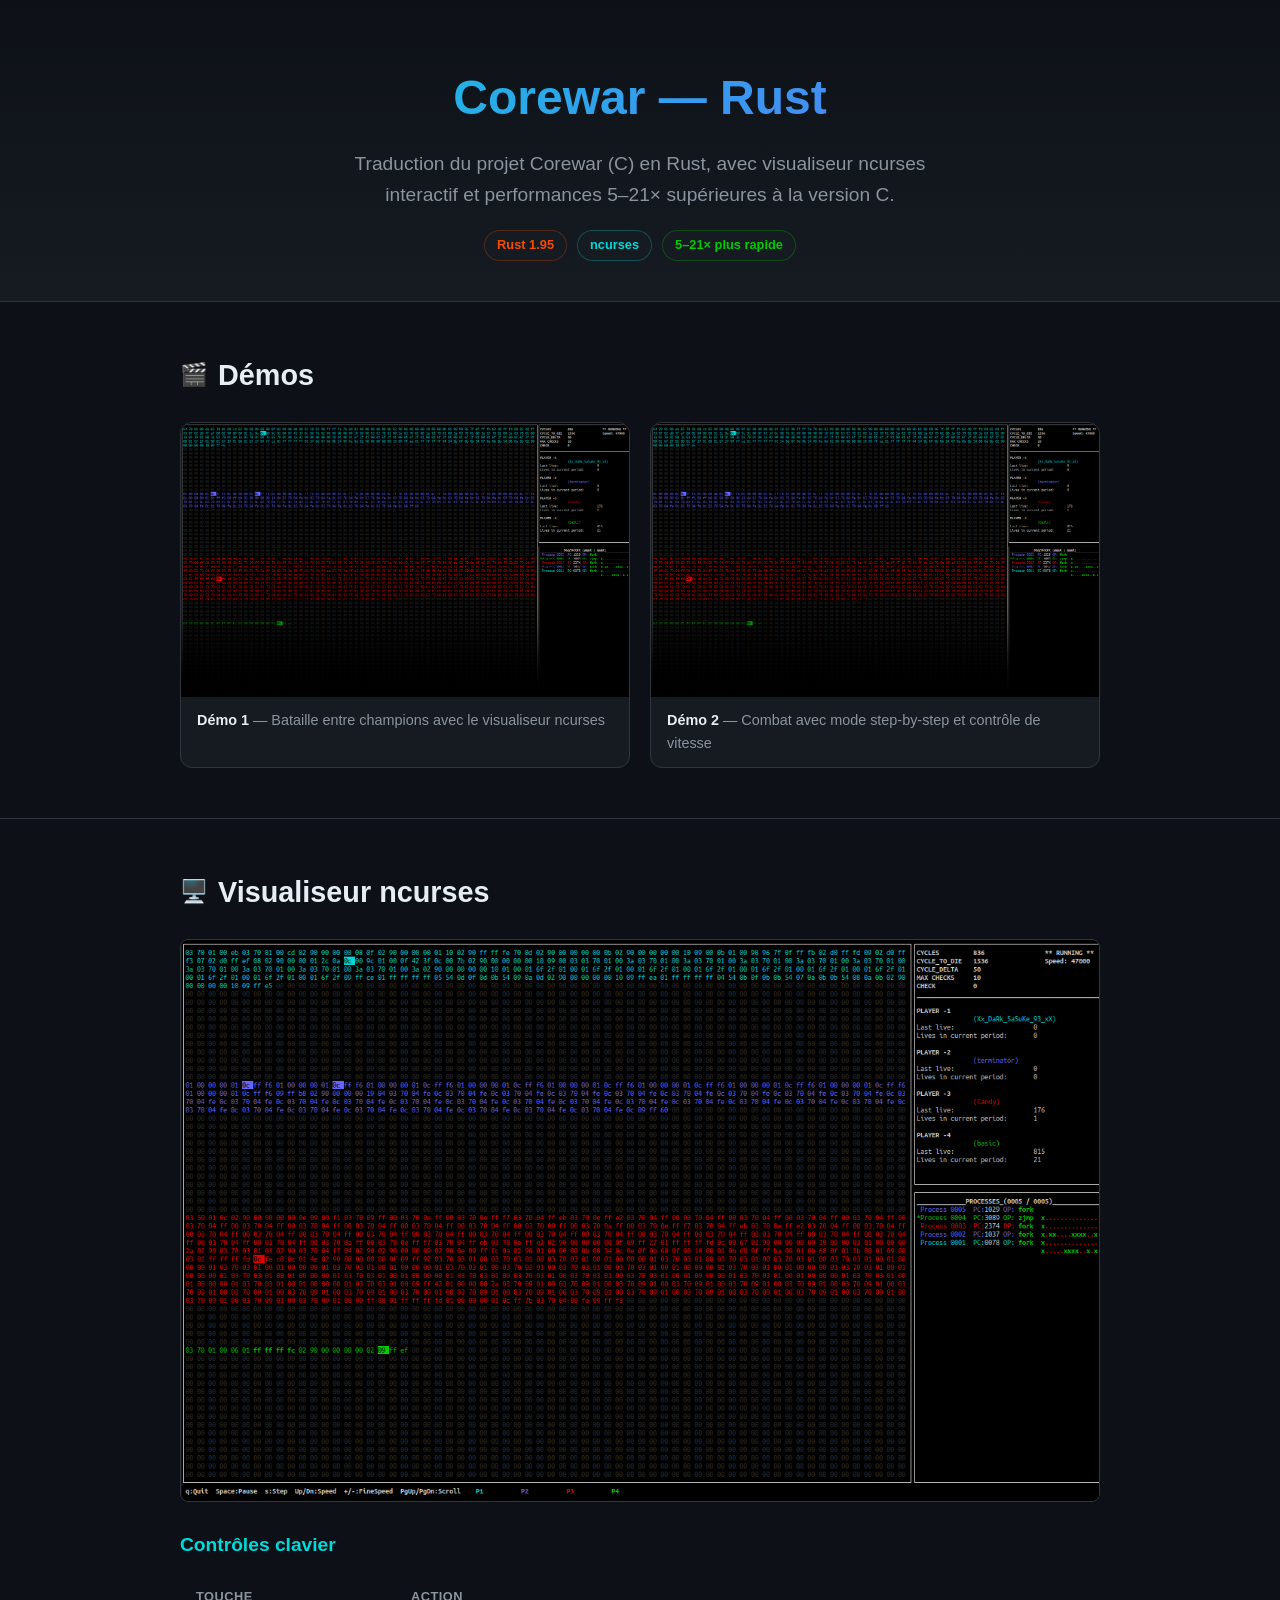
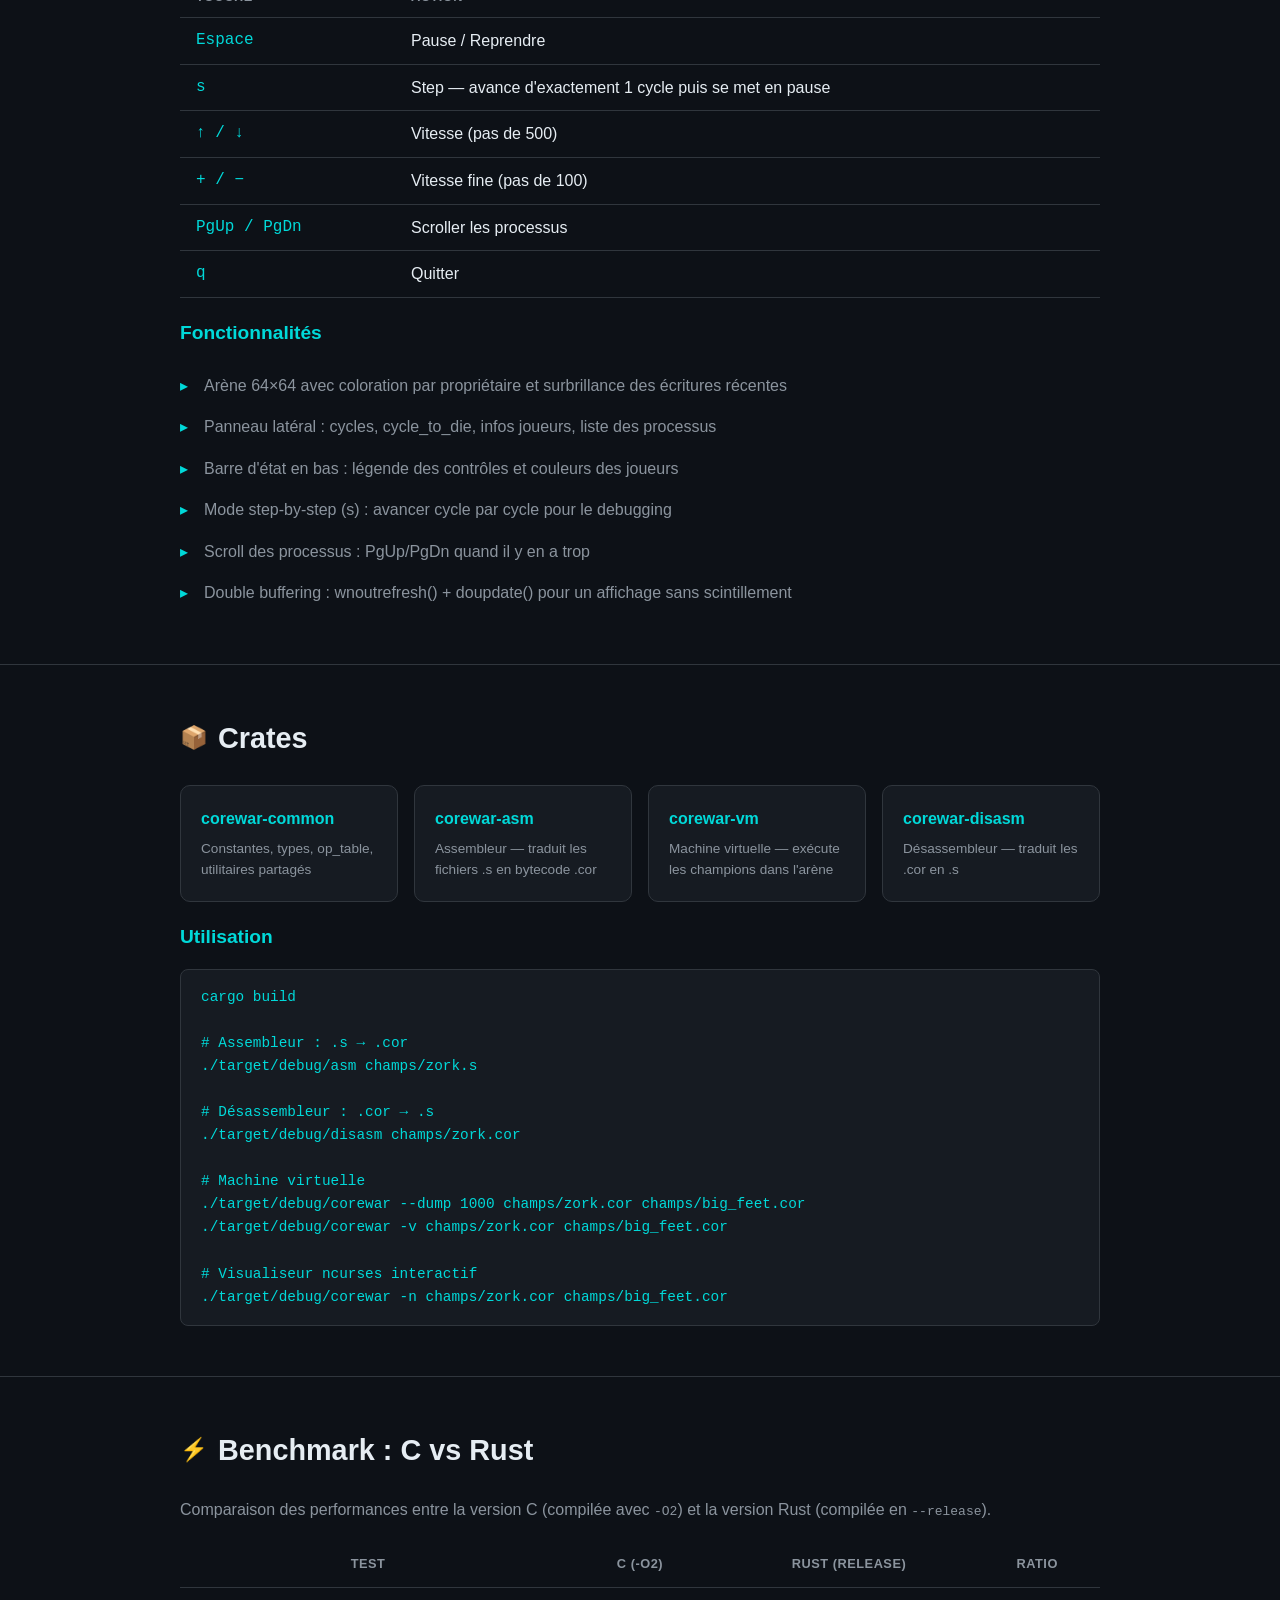
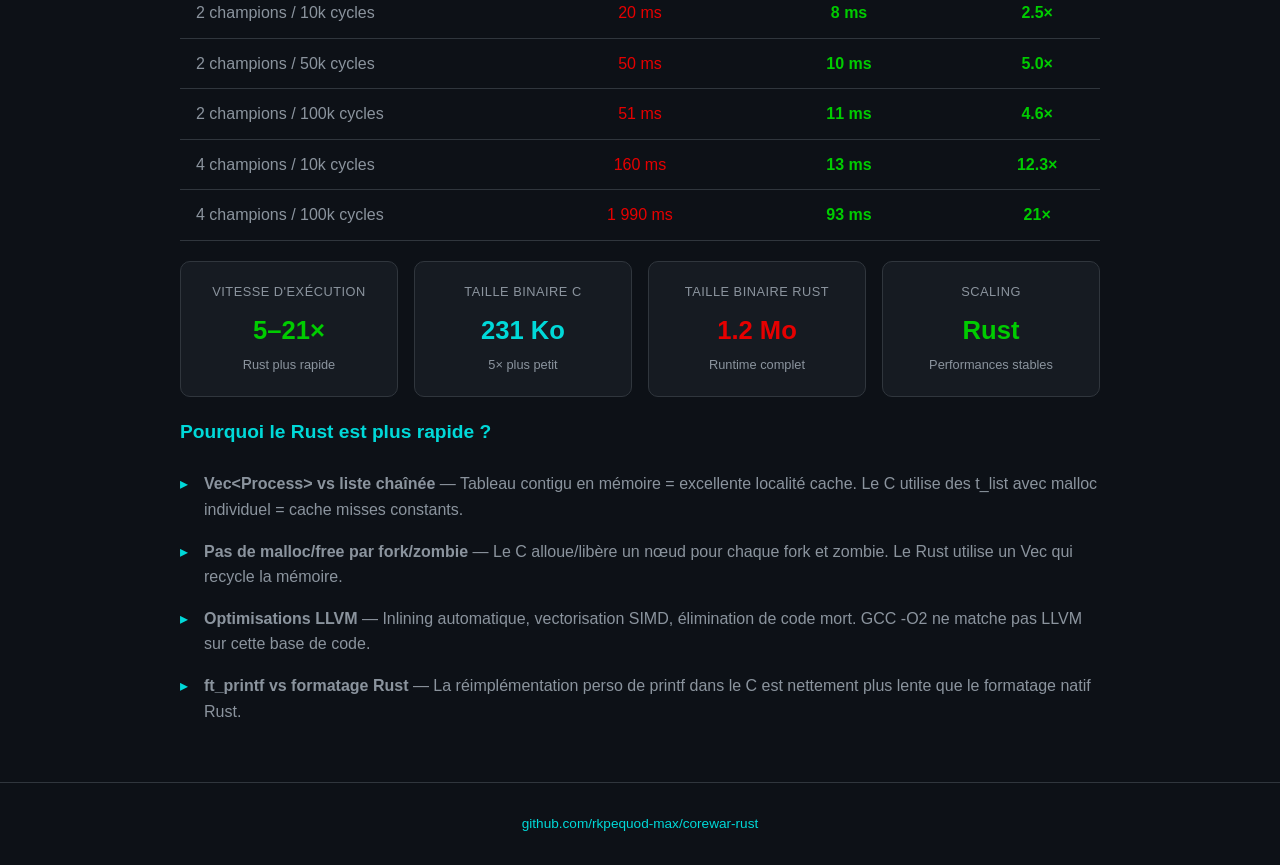
<file: Corewar-rust/docs/index.html>
<!DOCTYPE html>
<html lang="fr">
<head>
    <meta charset="UTF-8">
    <meta name="viewport" content="width=device-width, initial-scale=1.0">
    <title>Corewar — Rust</title>
    <style>
        :root {
            --bg: #0d1117;
            --card: #161b22;
            --border: #30363d;
            --text: #e6edf3;
            --text-muted: #8b949e;
            --accent-cyan: #00d9d9;
            --accent-blue: #6666ff;
            --accent-red: #e60000;
            --accent-green: #00cc00;
            --accent-yellow: #b3b3b3;
        }

        * { margin: 0; padding: 0; box-sizing: border-box; }

        body {
            font-family: -apple-system, BlinkMacSystemFont, 'Segoe UI', Helvetica, Arial, sans-serif;
            background: var(--bg);
            color: var(--text);
            line-height: 1.6;
        }

        /* Hero */
        .hero {
            text-align: center;
            padding: 60px 20px 40px;
            border-bottom: 1px solid var(--border);
            background: linear-gradient(180deg, #0d1117 0%, #161b22 100%);
        }
        .hero h1 {
            font-size: 3rem;
            font-weight: 800;
            margin-bottom: 12px;
            background: linear-gradient(135deg, var(--accent-cyan), var(--accent-blue));
            -webkit-background-clip: text;
            -webkit-text-fill-color: transparent;
            background-clip: text;
        }
        .hero p {
            font-size: 1.2rem;
            color: var(--text-muted);
            max-width: 600px;
            margin: 0 auto;
        }
        .hero .badges {
            margin-top: 20px;
            display: flex;
            gap: 10px;
            justify-content: center;
            flex-wrap: wrap;
        }
        .badge {
            display: inline-block;
            padding: 4px 12px;
            border-radius: 20px;
            font-size: 0.8rem;
            font-weight: 600;
            border: 1px solid var(--border);
            background: var(--card);
        }
        .badge-rust { color: #f74c00; border-color: #f74c0044; }
        .badge-ncurses { color: var(--accent-cyan); border-color: #00d9d944; }
        .badge-fast { color: var(--accent-green); border-color: #00cc0044; }

        /* Container */
        .container {
            max-width: 960px;
            margin: 0 auto;
            padding: 0 20px;
        }

        /* Sections */
        section {
            padding: 50px 0;
            border-bottom: 1px solid var(--border);
        }
        section:last-child { border-bottom: none; }

        h2 {
            font-size: 1.8rem;
            margin-bottom: 24px;
            display: flex;
            align-items: center;
            gap: 10px;
        }
        h2 .icon { font-size: 1.4rem; }

        h3 {
            font-size: 1.2rem;
            margin: 20px 0 10px;
            color: var(--accent-cyan);
        }

        /* Video container */
        .video-grid {
            display: grid;
            grid-template-columns: 1fr 1fr;
            gap: 20px;
            margin-top: 20px;
        }
        @media (max-width: 700px) {
            .video-grid { grid-template-columns: 1fr; }
        }
        .video-card {
            background: var(--card);
            border: 1px solid var(--border);
            border-radius: 12px;
            overflow: hidden;
        }
        .video-card video {
            width: 100%;
            display: block;
        }
        .video-card .caption {
            padding: 12px 16px;
            font-size: 0.9rem;
            color: var(--text-muted);
        }
        .video-card .caption strong {
            color: var(--text);
        }

        /* Screenshot */
        .screenshot-container {
            text-align: center;
            margin: 20px 0;
        }
        .screenshot-container img {
            max-width: 100%;
            border-radius: 8px;
            border: 1px solid var(--border);
        }

        /* Crates table */
        .crates-grid {
            display: grid;
            grid-template-columns: repeat(auto-fit, minmax(200px, 1fr));
            gap: 16px;
            margin-top: 20px;
        }
        .crate-card {
            background: var(--card);
            border: 1px solid var(--border);
            border-radius: 10px;
            padding: 20px;
            transition: border-color 0.2s;
        }
        .crate-card:hover {
            border-color: var(--accent-cyan);
        }
        .crate-card .name {
            font-weight: 700;
            font-size: 1rem;
            color: var(--accent-cyan);
            margin-bottom: 6px;
        }
        .crate-card .desc {
            font-size: 0.85rem;
            color: var(--text-muted);
        }

        /* Controls table */
        .controls-table {
            width: 100%;
            border-collapse: collapse;
            margin-top: 16px;
        }
        .controls-table th, .controls-table td {
            padding: 10px 16px;
            text-align: left;
            border-bottom: 1px solid var(--border);
        }
        .controls-table th {
            color: var(--text-muted);
            font-size: 0.8rem;
            text-transform: uppercase;
            letter-spacing: 0.5px;
        }
        .controls-table td:first-child {
            font-family: 'SFMono-Regular', Consolas, monospace;
            color: var(--accent-cyan);
            white-space: nowrap;
        }

        /* Benchmark table */
        .bench-table {
            width: 100%;
            border-collapse: collapse;
            margin-top: 16px;
        }
        .bench-table th, .bench-table td {
            padding: 12px 16px;
            text-align: center;
            border-bottom: 1px solid var(--border);
        }
        .bench-table th {
            color: var(--text-muted);
            font-size: 0.8rem;
            text-transform: uppercase;
            letter-spacing: 0.5px;
        }
        .bench-table td:first-child {
            text-align: left;
            color: var(--text-muted);
        }
        .fast {
            color: var(--accent-green);
            font-weight: 700;
        }
        .slow {
            color: var(--accent-red);
        }

        /* Summary grid */
        .summary-grid {
            display: grid;
            grid-template-columns: repeat(auto-fit, minmax(200px, 1fr));
            gap: 16px;
            margin-top: 20px;
        }
        .summary-card {
            background: var(--card);
            border: 1px solid var(--border);
            border-radius: 10px;
            padding: 20px;
            text-align: center;
        }
        .summary-card .label {
            font-size: 0.8rem;
            color: var(--text-muted);
            text-transform: uppercase;
            letter-spacing: 0.5px;
            margin-bottom: 8px;
        }
        .summary-card .value {
            font-size: 1.6rem;
            font-weight: 800;
        }
        .summary-card .sublabel {
            font-size: 0.8rem;
            color: var(--text-muted);
            margin-top: 4px;
        }
        .green { color: var(--accent-green); }
        .cyan { color: var(--accent-cyan); }
        .red { color: var(--accent-red); }

        /* Features list */
        .features {
            list-style: none;
            margin-top: 16px;
        }
        .features li {
            padding: 8px 0;
            padding-left: 24px;
            position: relative;
            color: var(--text-muted);
        }
        .features li::before {
            content: "▸";
            position: absolute;
            left: 0;
            color: var(--accent-cyan);
        }

        /* Code block */
        .code-block {
            background: var(--card);
            border: 1px solid var(--border);
            border-radius: 8px;
            padding: 16px 20px;
            margin-top: 16px;
            font-family: 'SFMono-Regular', Consolas, monospace;
            font-size: 0.9rem;
            overflow-x: auto;
            color: var(--accent-cyan);
        }

        /* Footer */
        footer {
            text-align: center;
            padding: 30px 20px;
            color: var(--text-muted);
            font-size: 0.85rem;
        }
        footer a {
            color: var(--accent-cyan);
            text-decoration: none;
        }
        footer a:hover {
            text-decoration: underline;
        }
    </style>
</head>
<body>

<!-- Hero -->
<div class="hero">
    <h1>Corewar — Rust</h1>
    <p>Traduction du projet Corewar (C) en Rust, avec visualiseur ncurses interactif et performances 5–21× supérieures à la version C.</p>
    <div class="badges">
        <span class="badge badge-rust">Rust 1.95</span>
        <span class="badge badge-ncurses">ncurses</span>
        <span class="badge badge-fast">5–21× plus rapide</span>
    </div>
</div>

<!-- Demo Videos -->
<section>
    <div class="container">
        <h2><span class="icon">🎬</span> Démos</h2>
        <div class="video-grid">
            <div class="video-card">
                <video controls preload="metadata" poster="corewar.png">
                    <source src="dallo1.mp4" type="video/mp4">
                    Votre navigateur ne supporte pas la lecture vidéo.
                </video>
                <div class="caption"><strong>Démo 1</strong> — Bataille entre champions avec le visualiseur ncurses</div>
            </div>
            <div class="video-card">
                <video controls preload="metadata" poster="corewar.png">
                    <source src="dallo2.mp4" type="video/mp4">
                    Votre navigateur ne supporte pas la lecture vidéo.
                </video>
                <div class="caption"><strong>Démo 2</strong> — Combat avec mode step-by-step et contrôle de vitesse</div>
            </div>
        </div>
    </div>
</section>

<!-- Screenshot -->
<section>
    <div class="container">
        <h2><span class="icon">🖥️</span> Visualiseur ncurses</h2>
        <div class="screenshot-container">
            <img src="corewar.png" alt="Corewar Visualizer Screenshot">
        </div>

        <h3>Contrôles clavier</h3>
        <table class="controls-table">
            <thead>
                <tr><th>Touche</th><th>Action</th></tr>
            </thead>
            <tbody>
                <tr><td>Espace</td><td>Pause / Reprendre</td></tr>
                <tr><td>s</td><td>Step — avance d'exactement 1 cycle puis se met en pause</td></tr>
                <tr><td>↑ / ↓</td><td>Vitesse (pas de 500)</td></tr>
                <tr><td>+ / −</td><td>Vitesse fine (pas de 100)</td></tr>
                <tr><td>PgUp / PgDn</td><td>Scroller les processus</td></tr>
                <tr><td>q</td><td>Quitter</td></tr>
            </tbody>
        </table>

        <h3>Fonctionnalités</h3>
        <ul class="features">
            <li>Arène 64×64 avec coloration par propriétaire et surbrillance des écritures récentes</li>
            <li>Panneau latéral : cycles, cycle_to_die, infos joueurs, liste des processus</li>
            <li>Barre d'état en bas : légende des contrôles et couleurs des joueurs</li>
            <li>Mode step-by-step (s) : avancer cycle par cycle pour le debugging</li>
            <li>Scroll des processus : PgUp/PgDn quand il y en a trop</li>
            <li>Double buffering : wnoutrefresh() + doupdate() pour un affichage sans scintillement</li>
        </ul>
    </div>
</section>

<!-- Crates -->
<section>
    <div class="container">
        <h2><span class="icon">📦</span> Crates</h2>
        <div class="crates-grid">
            <div class="crate-card">
                <div class="name">corewar-common</div>
                <div class="desc">Constantes, types, op_table, utilitaires partagés</div>
            </div>
            <div class="crate-card">
                <div class="name">corewar-asm</div>
                <div class="desc">Assembleur — traduit les fichiers .s en bytecode .cor</div>
            </div>
            <div class="crate-card">
                <div class="name">corewar-vm</div>
                <div class="desc">Machine virtuelle — exécute les champions dans l'arène</div>
            </div>
            <div class="crate-card">
                <div class="name">corewar-disasm</div>
                <div class="desc">Désassembleur — traduit les .cor en .s</div>
            </div>
        </div>

        <h3>Utilisation</h3>
        <div class="code-block">
cargo build<br>
<br>
# Assembleur : .s → .cor<br>
./target/debug/asm champs/zork.s<br>
<br>
# Désassembleur : .cor → .s<br>
./target/debug/disasm champs/zork.cor<br>
<br>
# Machine virtuelle<br>
./target/debug/corewar --dump 1000 champs/zork.cor champs/big_feet.cor<br>
./target/debug/corewar -v champs/zork.cor champs/big_feet.cor<br>
<br>
# Visualiseur ncurses interactif<br>
./target/debug/corewar -n champs/zork.cor champs/big_feet.cor
        </div>
    </div>
</section>

<!-- Benchmark -->
<section>
    <div class="container">
        <h2><span class="icon">⚡</span> Benchmark : C vs Rust</h2>
        <p style="color: var(--text-muted); margin-bottom: 20px;">
            Comparaison des performances entre la version C (compilée avec <code>-O2</code>) et la version Rust (compilée en <code>--release</code>).
        </p>

        <table class="bench-table">
            <thead>
                <tr>
                    <th>Test</th>
                    <th>C (-O2)</th>
                    <th>Rust (release)</th>
                    <th>Ratio</th>
                </tr>
            </thead>
            <tbody>
                <tr>
                    <td>2 champions / 10k cycles</td>
                    <td class="slow">20 ms</td>
                    <td class="fast">8 ms</td>
                    <td class="fast">2.5×</td>
                </tr>
                <tr>
                    <td>2 champions / 50k cycles</td>
                    <td class="slow">50 ms</td>
                    <td class="fast">10 ms</td>
                    <td class="fast">5.0×</td>
                </tr>
                <tr>
                    <td>2 champions / 100k cycles</td>
                    <td class="slow">51 ms</td>
                    <td class="fast">11 ms</td>
                    <td class="fast">4.6×</td>
                </tr>
                <tr>
                    <td>4 champions / 10k cycles</td>
                    <td class="slow">160 ms</td>
                    <td class="fast">13 ms</td>
                    <td class="fast">12.3×</td>
                </tr>
                <tr>
                    <td>4 champions / 100k cycles</td>
                    <td class="slow">1 990 ms</td>
                    <td class="fast">93 ms</td>
                    <td class="fast">21×</td>
                </tr>
            </tbody>
        </table>

        <div class="summary-grid">
            <div class="summary-card">
                <div class="label">Vitesse d'exécution</div>
                <div class="value green">5–21×</div>
                <div class="sublabel">Rust plus rapide</div>
            </div>
            <div class="summary-card">
                <div class="label">Taille binaire C</div>
                <div class="value cyan">231 Ko</div>
                <div class="sublabel">5× plus petit</div>
            </div>
            <div class="summary-card">
                <div class="label">Taille binaire Rust</div>
                <div class="value red">1.2 Mo</div>
                <div class="sublabel">Runtime complet</div>
            </div>
            <div class="summary-card">
                <div class="label">Scaling</div>
                <div class="value green">Rust</div>
                <div class="sublabel">Performances stables</div>
            </div>
        </div>

        <h3>Pourquoi le Rust est plus rapide ?</h3>
        <ul class="features">
            <li><strong>Vec&lt;Process&gt; vs liste chaînée</strong> — Tableau contigu en mémoire = excellente localité cache. Le C utilise des t_list avec malloc individuel = cache misses constants.</li>
            <li><strong>Pas de malloc/free par fork/zombie</strong> — Le C alloue/libère un nœud pour chaque fork et zombie. Le Rust utilise un Vec qui recycle la mémoire.</li>
            <li><strong>Optimisations LLVM</strong> — Inlining automatique, vectorisation SIMD, élimination de code mort. GCC -O2 ne matche pas LLVM sur cette base de code.</li>
            <li><strong>ft_printf vs formatage Rust</strong> — La réimplémentation perso de printf dans le C est nettement plus lente que le formatage natif Rust.</li>
        </ul>
    </div>
</section>

<!-- Footer -->
<footer>
    <a href="https://github.com/rkpequod-max/corewar-rust">github.com/rkpequod-max/corewar-rust</a>
</footer>

</body>
</html>
</file>
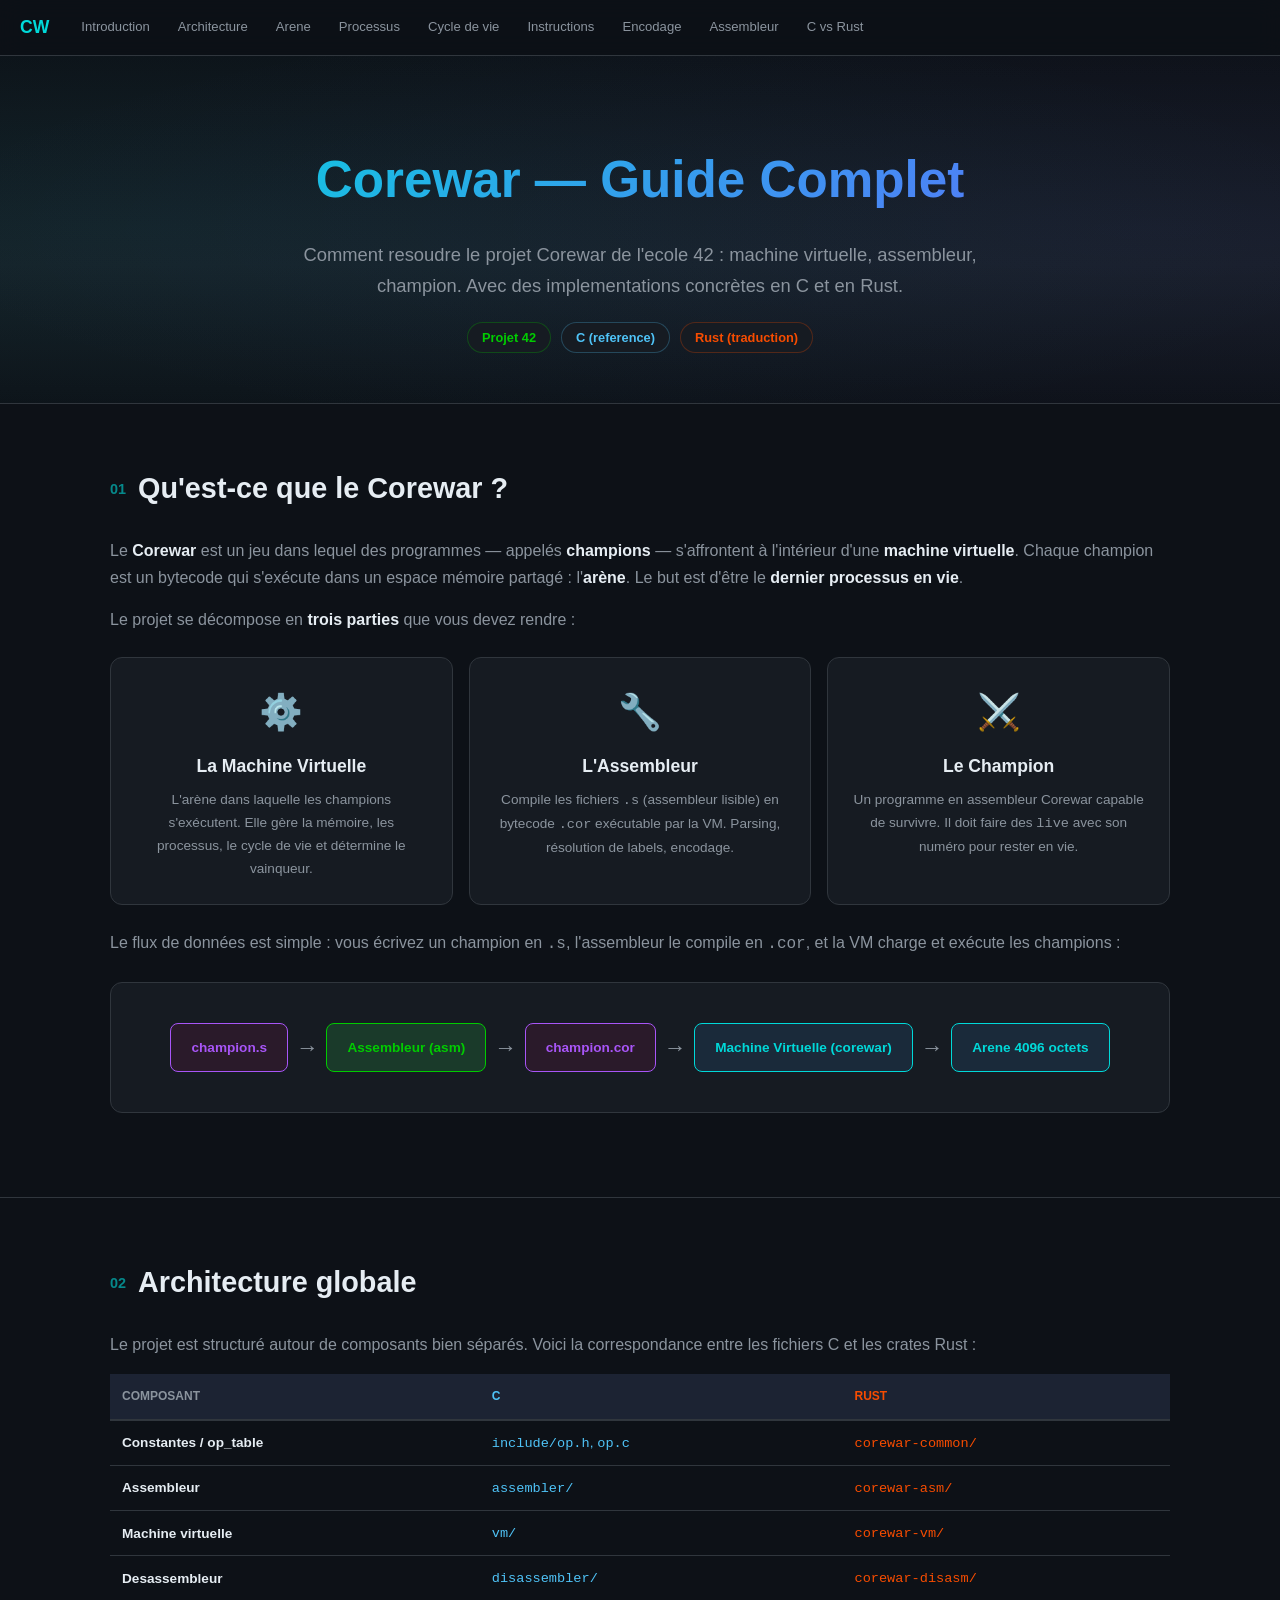
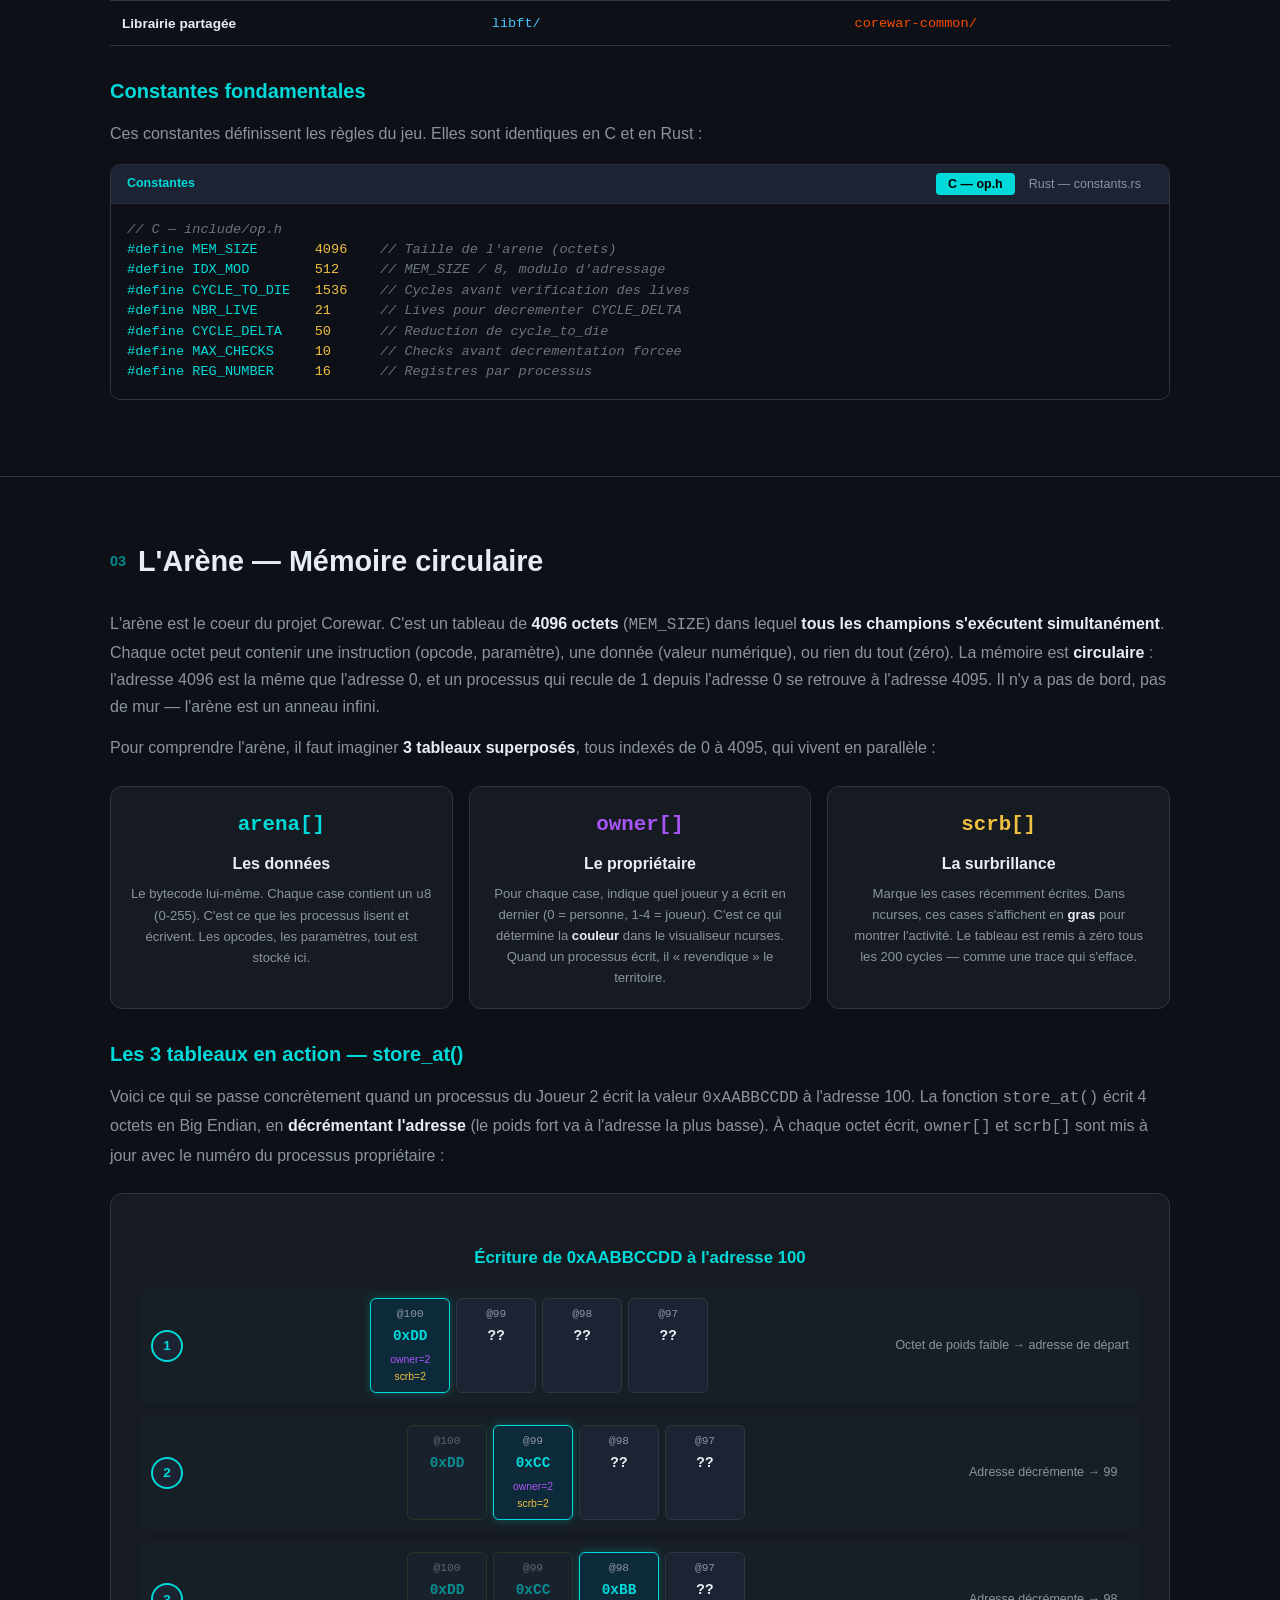
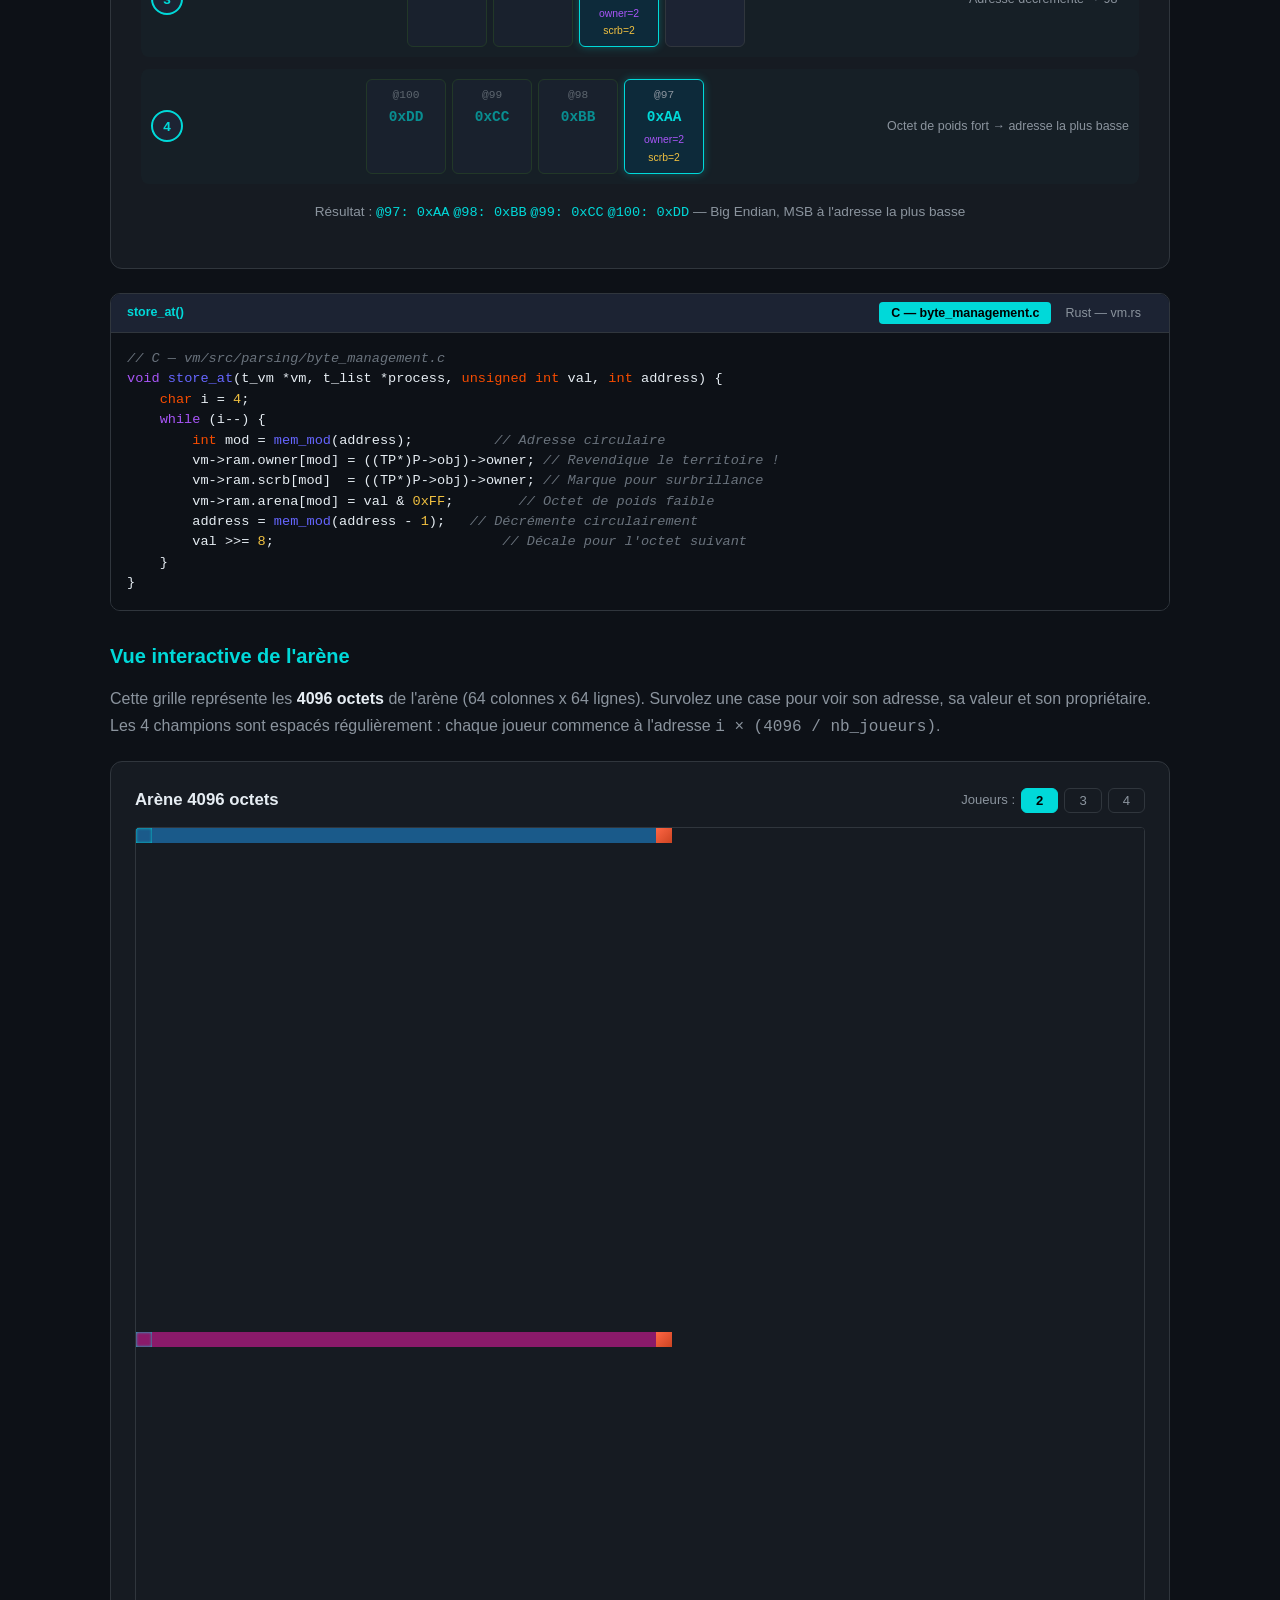
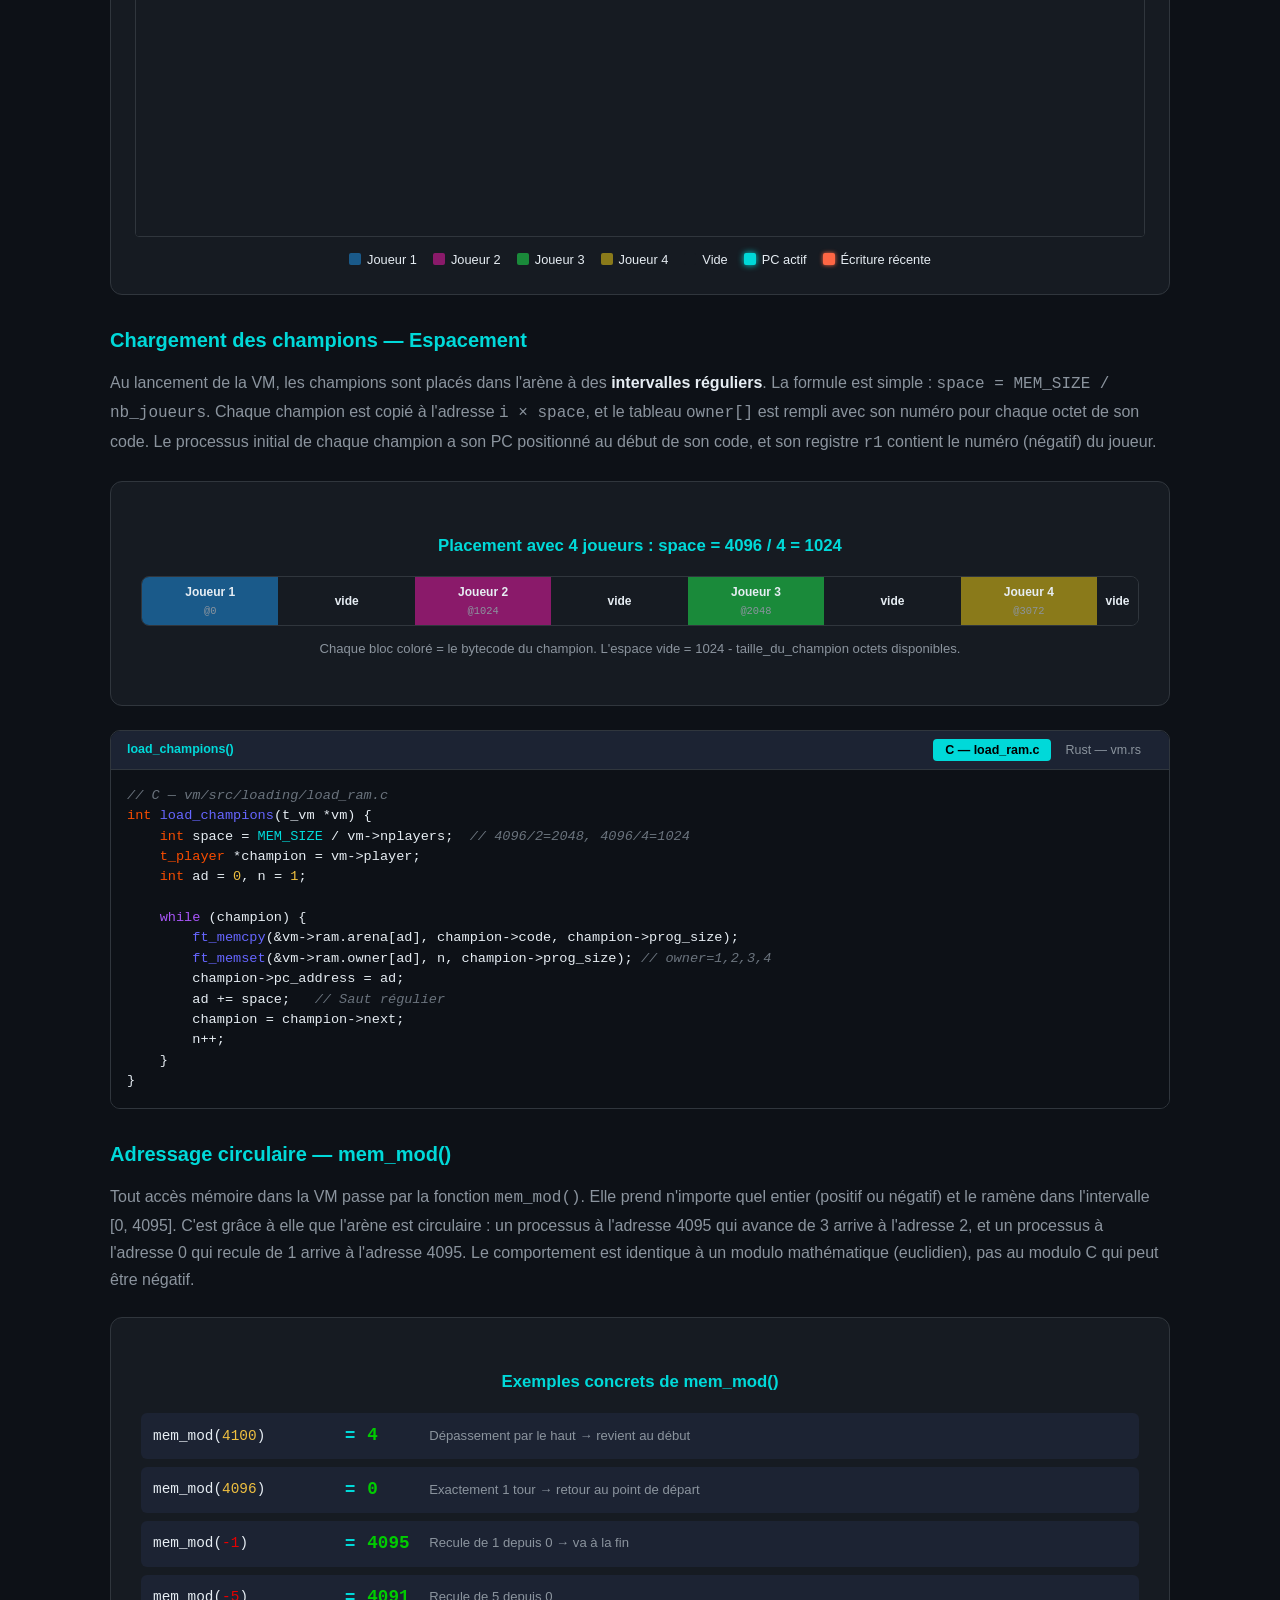
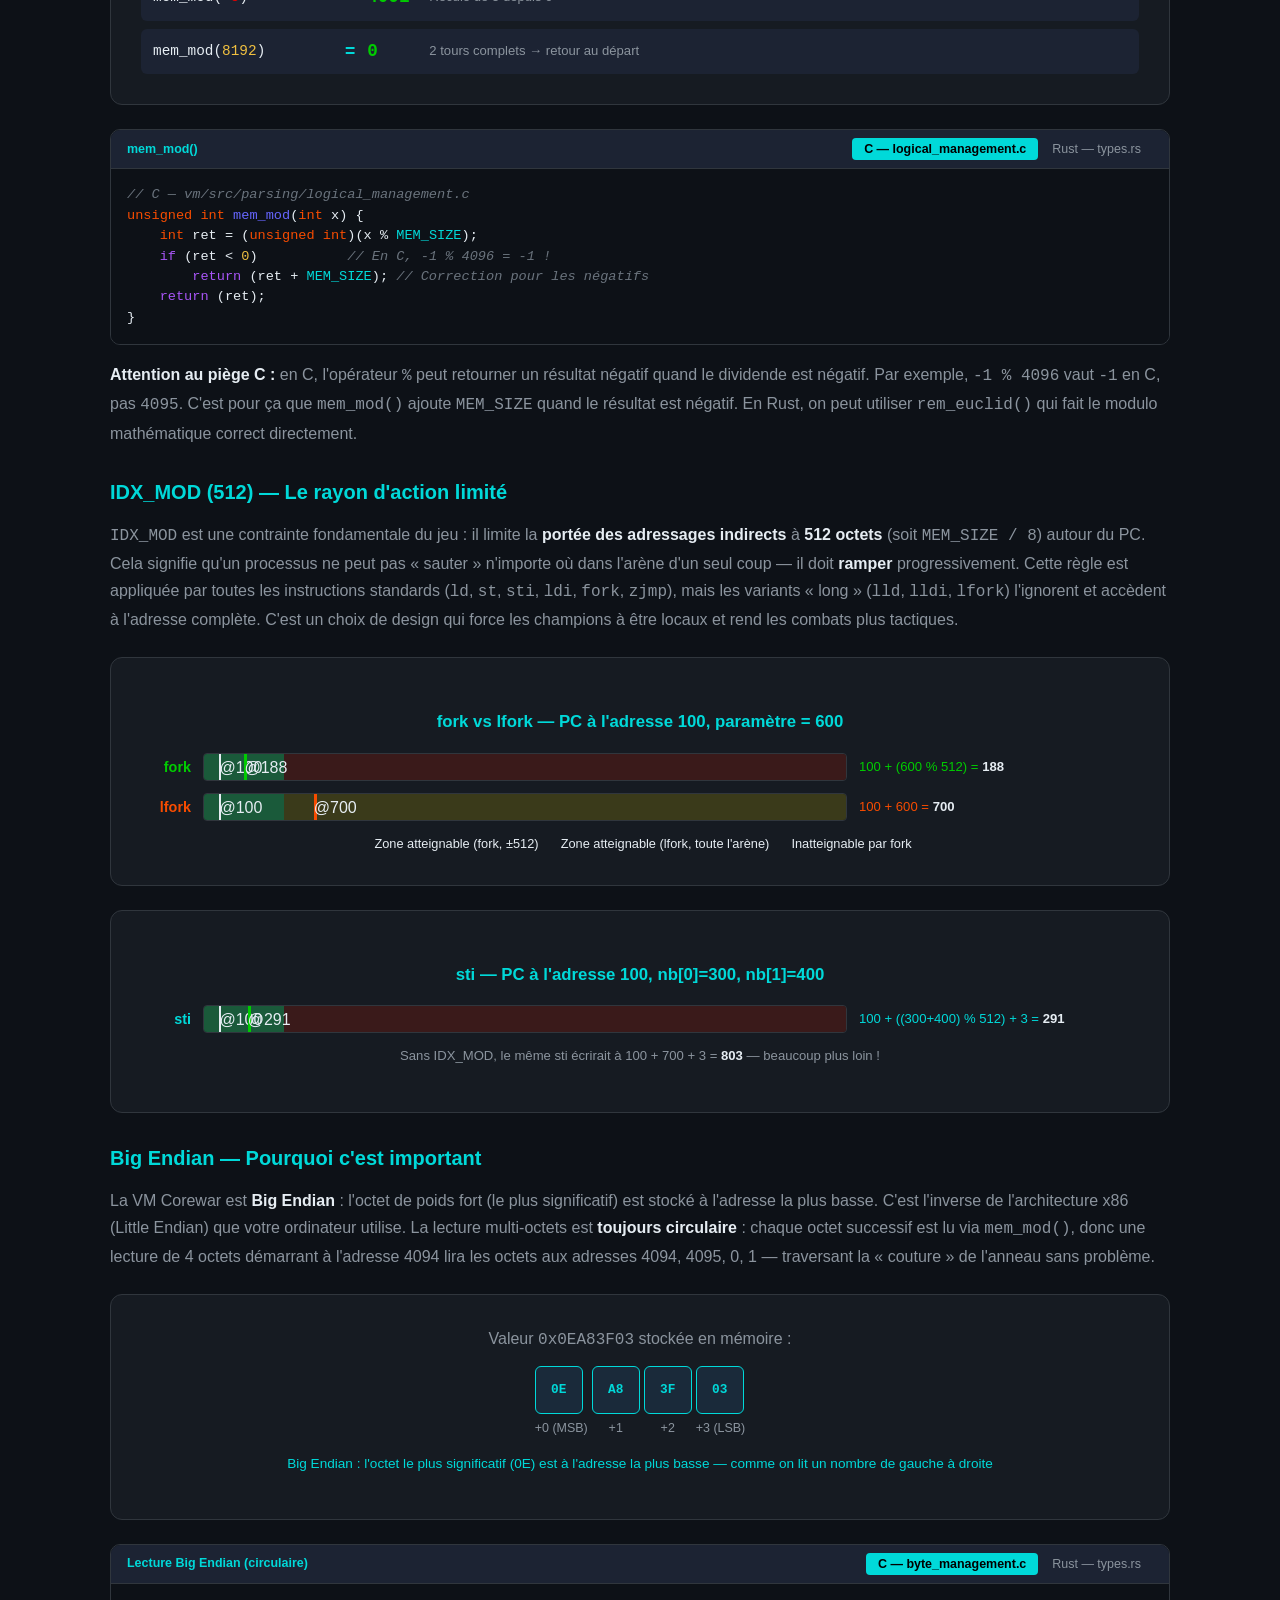
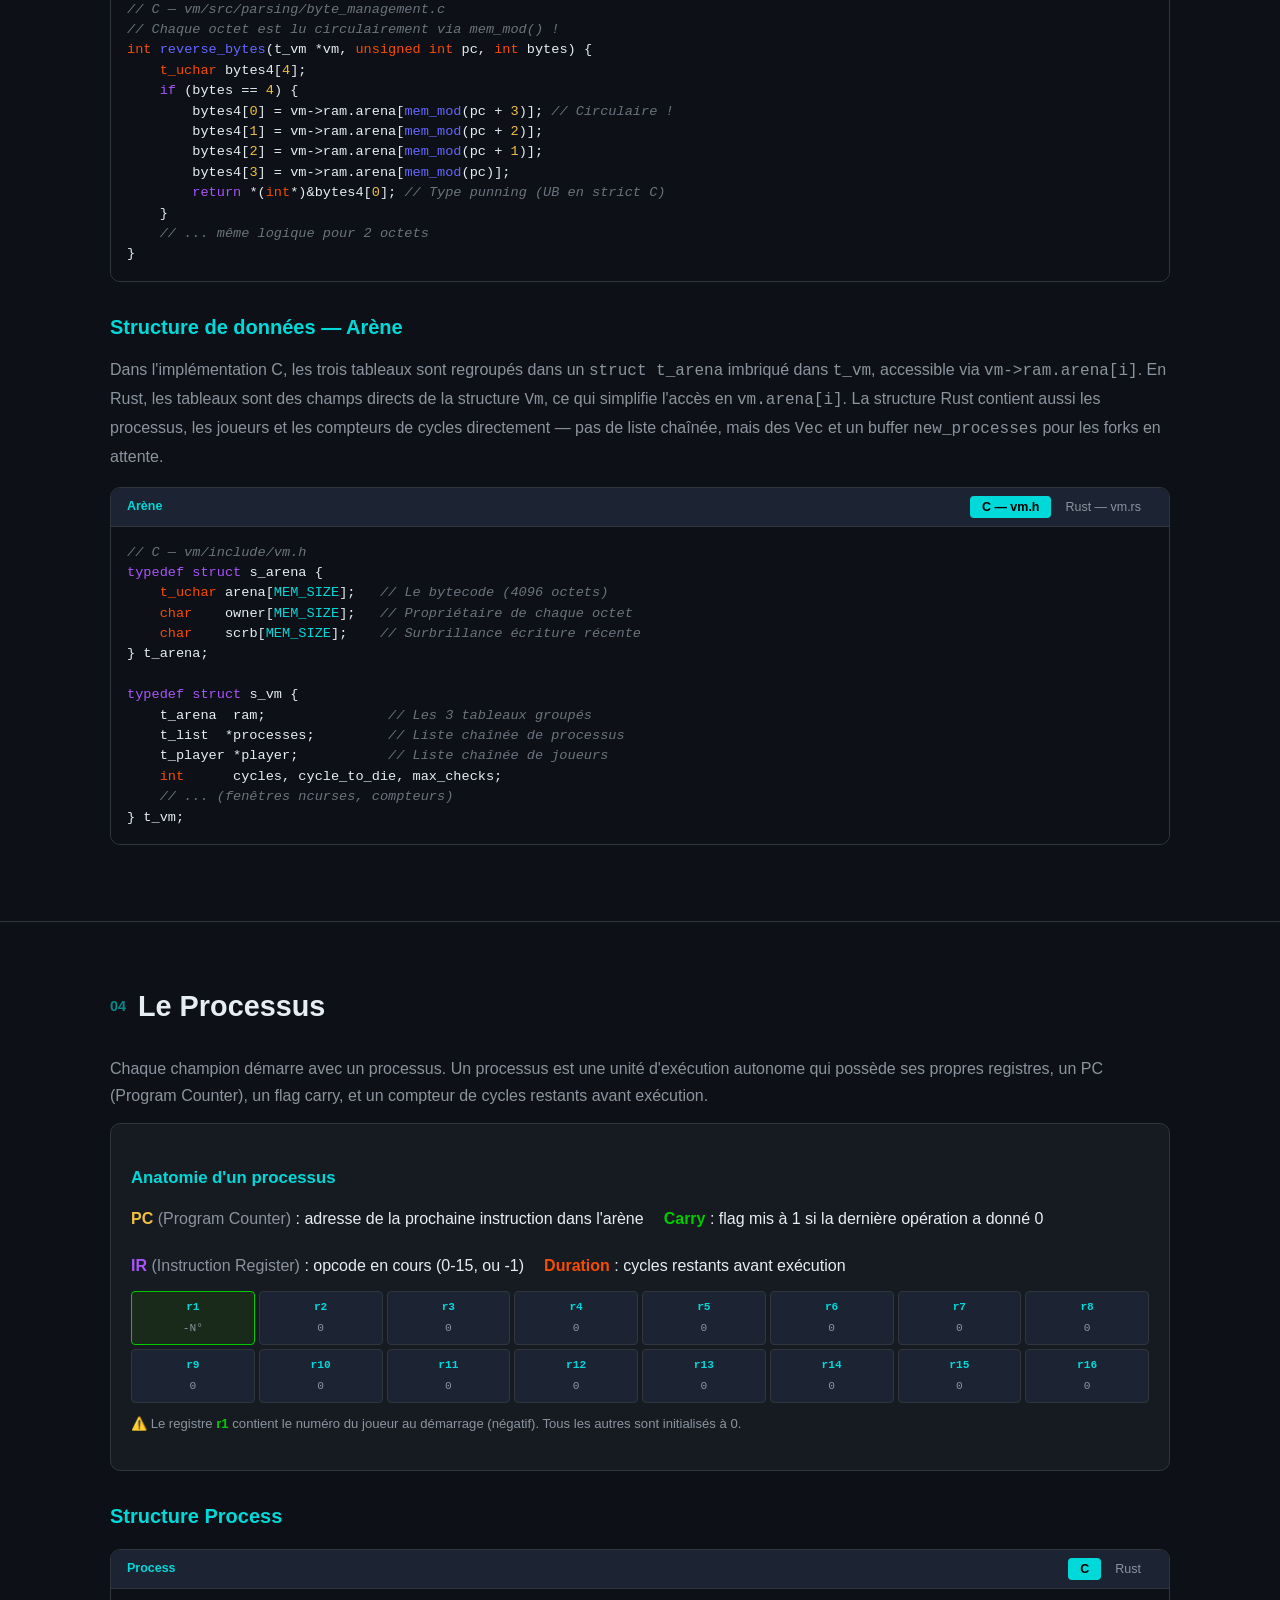
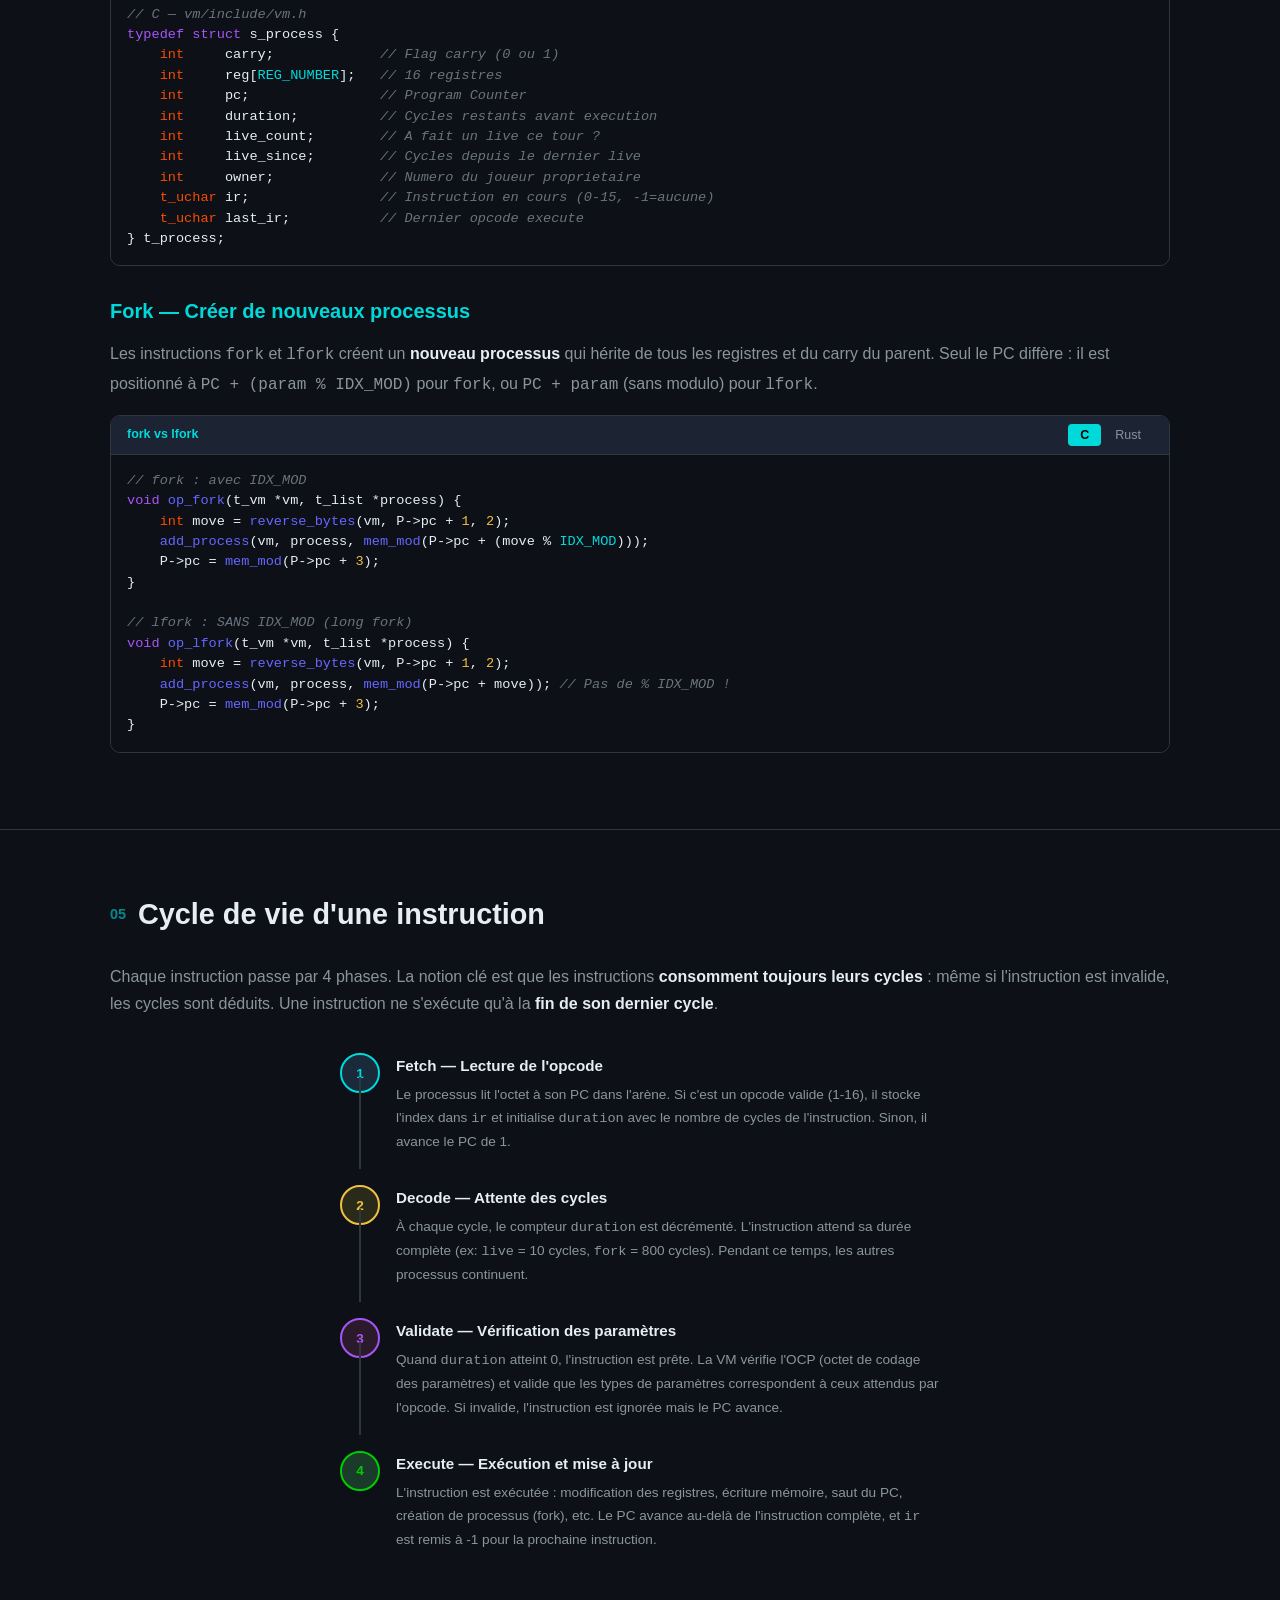
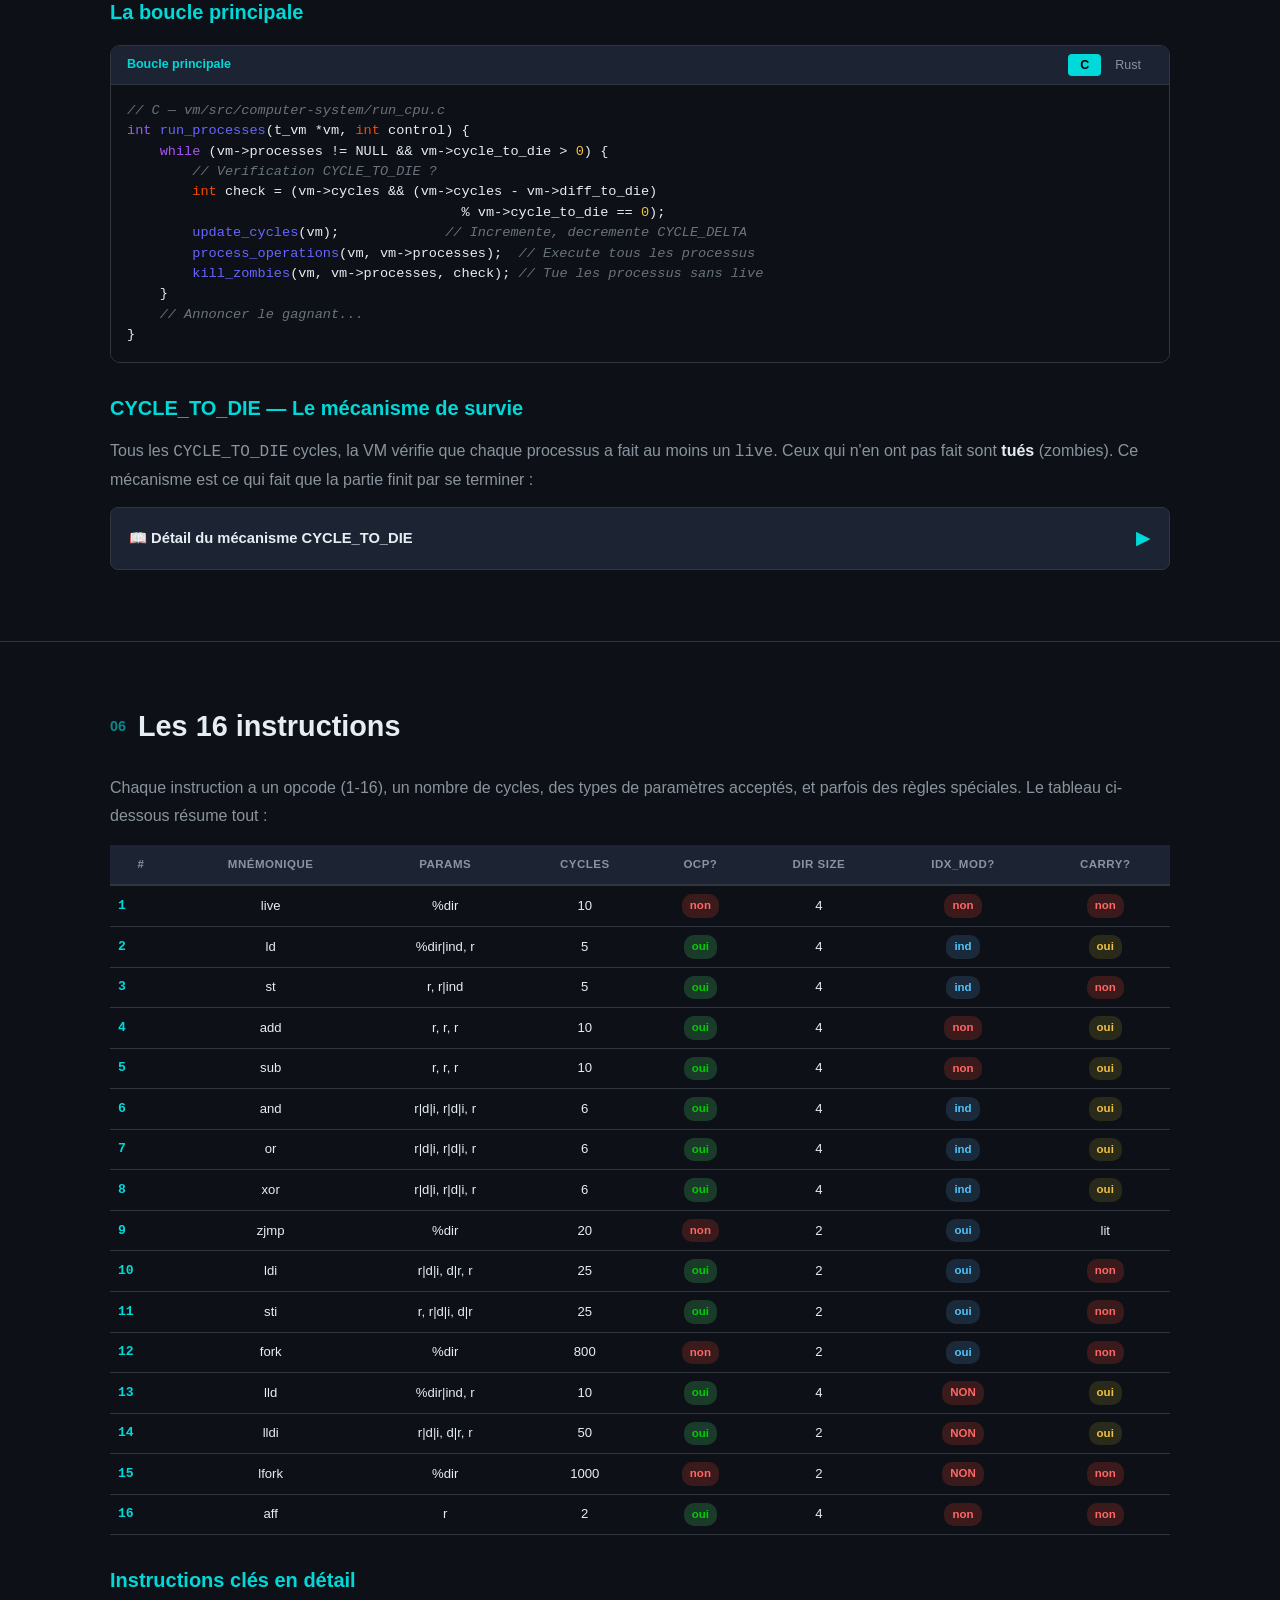
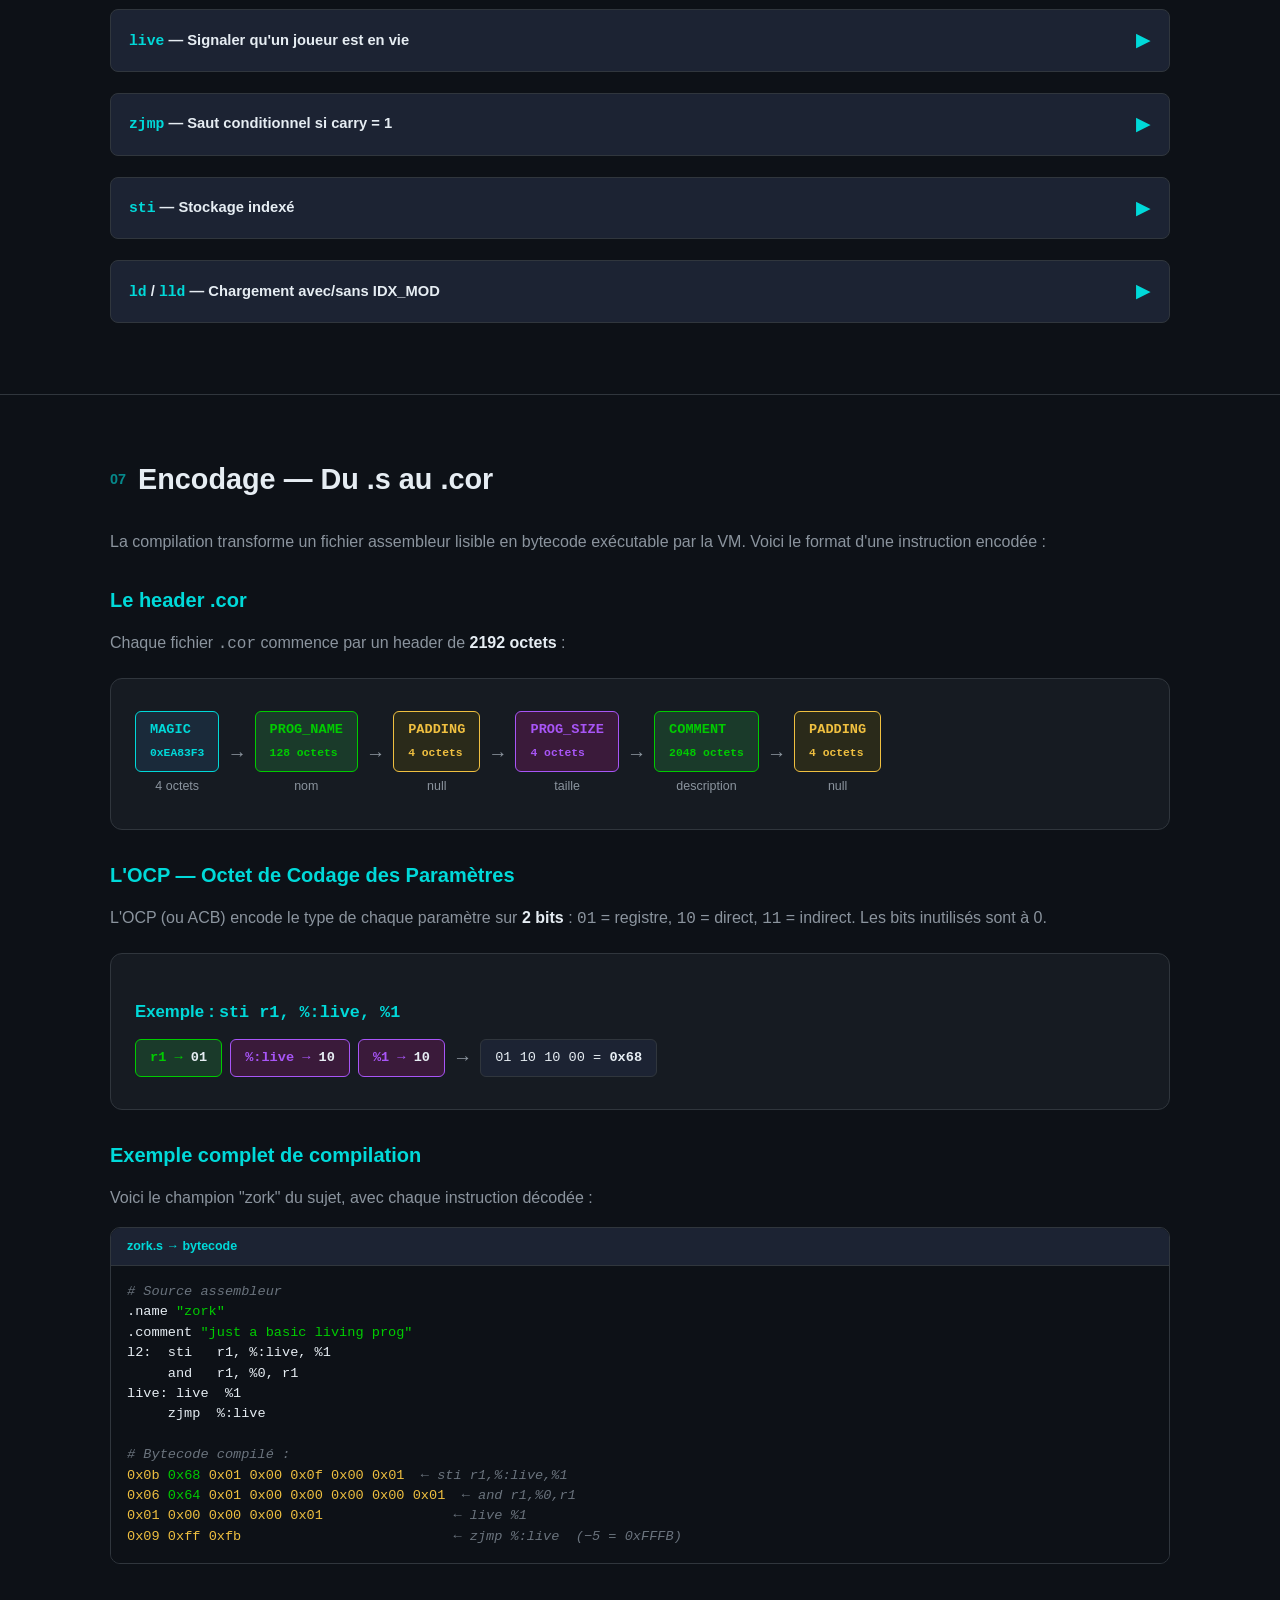
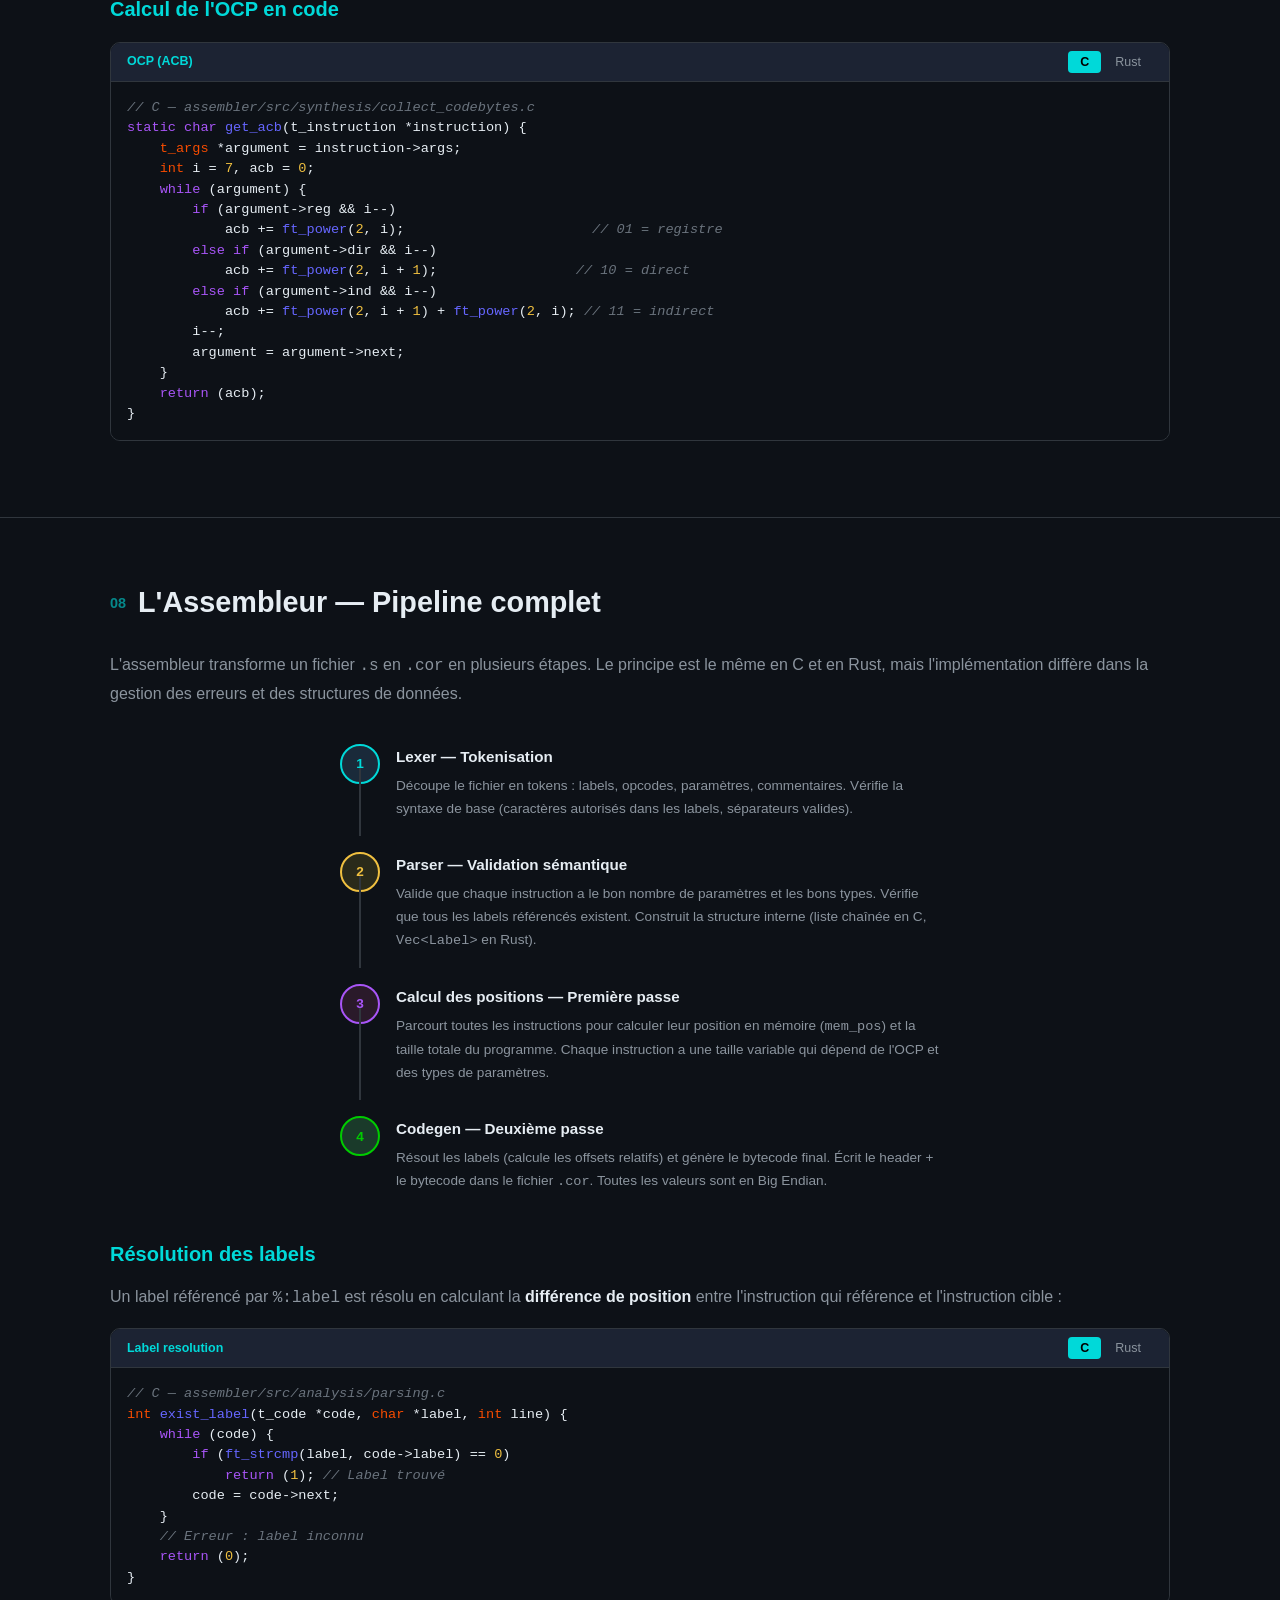
<file: guide_work.html>
<!DOCTYPE html>
<html lang="fr">
<head>
    <meta charset="UTF-8">
    <meta name="viewport" content="width=device-width, initial-scale=1.0">
    <title>Corewar — Guide Pedagogique Complet</title>
    <link rel="icon" type="image/png" sizes="64x64" href="favicon.png">
    <style>
        :root {
            --bg: #0d1117;
            --bg2: #0a0e14;
            --card: #161b22;
            --card2: #1c2333;
            --border: #30363d;
            --text: #e6edf3;
            --text-muted: #8b949e;
            --cyan: #00d9d9;
            --blue: #6666ff;
            --red: #e60000;
            --green: #00cc00;
            --yellow: #f0c040;
            --orange: #f74c00;
            --purple: #a855f7;
            --code-bg: #0d1117;
            --accent: var(--cyan);
        }
        * { margin:0; padding:0; box-sizing:border-box; }
        body {
            font-family: -apple-system, BlinkMacSystemFont, 'Segoe UI', Helvetica, Arial, sans-serif;
            background: var(--bg);
            color: var(--text);
            line-height: 1.7;
        }
        /* Nav */
        nav {
            position: fixed; top:0; left:0; right:0; z-index:100;
            background: rgba(13,17,23,0.92);
            backdrop-filter: blur(12px);
            border-bottom: 1px solid var(--border);
            padding: 0 20px;
            display: flex; align-items: center; gap: 20px;
            height: 56px;
        }
        nav .logo { font-weight:800; font-size:1.1rem; color:var(--cyan); white-space:nowrap; }
        nav .links { display:flex; gap:4px; overflow-x:auto; flex:1; }
        nav a {
            color:var(--text-muted); text-decoration:none; font-size:0.82rem;
            padding:6px 12px; border-radius:6px; white-space:nowrap;
            transition: all 0.2s;
        }
        nav a:hover, nav a.active { color:var(--cyan); background:rgba(0,217,217,0.08); }
        .spacer { height:56px; }

        /* Hero */
        .hero {
            text-align:center; padding:80px 20px 50px;
            background: linear-gradient(180deg, #0d1117 0%, #161b22 60%, #0d1117 100%);
            border-bottom:1px solid var(--border);
            position:relative; overflow:hidden;
        }
        .hero::before {
            content:''; position:absolute; top:-50%; left:-50%; width:200%; height:200%;
            background: radial-gradient(ellipse at 30% 50%, rgba(0,217,217,0.06) 0%, transparent 50%),
                        radial-gradient(ellipse at 70% 50%, rgba(102,102,255,0.06) 0%, transparent 50%);
        }
        .hero h1 { font-size:3.2rem; font-weight:900; position:relative;
            background:linear-gradient(135deg, var(--cyan), var(--blue));
            -webkit-background-clip:text; -webkit-text-fill-color:transparent; background-clip:text; }
        .hero .sub { font-size:1.15rem; color:var(--text-muted); max-width:700px; margin:16px auto 0; position:relative; }
        .hero .badges { margin-top:20px; display:flex; gap:10px; justify-content:center; flex-wrap:wrap; position:relative; }
        .badge { display:inline-block; padding:4px 14px; border-radius:20px; font-size:0.8rem; font-weight:600; border:1px solid var(--border); background:var(--card); }
        .badge-c { color:#4fc3f7; border-color:#4fc3f744; }
        .badge-r { color:#f74c00; border-color:#f74c0044; }
        .badge-42 { color:var(--green); border-color:#00cc0044; }

        /* Sections */
        .container { max-width:1100px; margin:0 auto; padding:0 20px; }
        section { padding:60px 0; border-bottom:1px solid var(--border); }
        section:last-child { border-bottom:none; }
        h2 { font-size:1.8rem; margin-bottom:24px; display:flex; align-items:center; gap:12px; }
        h2 .num { color:var(--cyan); font-size:0.9rem; font-weight:700; opacity:0.6; }
        h3 { font-size:1.25rem; margin:28px 0 12px; color:var(--cyan); }
        h4 { font-size:1.05rem; margin:20px 0 8px; color:var(--text); }
        p { margin-bottom:14px; color:var(--text-muted); }
        strong { color:var(--text); }
        a { color:var(--cyan); text-decoration:none; }
        a:hover { text-decoration:underline; }

        /* Intro cards */
        .intro-grid { display:grid; grid-template-columns:repeat(3,1fr); gap:16px; margin:24px 0; }
        @media(max-width:800px) { .intro-grid { grid-template-columns:1fr; } }
        .intro-card {
            background:var(--card); border:1px solid var(--border); border-radius:12px;
            padding:24px; text-align:center; transition:border-color 0.3s;
        }
        .intro-card:hover { border-color:var(--cyan); }
        .intro-card .icon { font-size:2.2rem; margin-bottom:10px; }
        .intro-card .title { font-weight:700; font-size:1.1rem; margin-bottom:6px; }
        .intro-card .desc { font-size:0.85rem; color:var(--text-muted); }

        /* Concept diagram */
        .diagram-box {
            background:var(--card); border:1px solid var(--border); border-radius:12px;
            padding:30px; margin:24px 0; overflow-x:auto;
        }
        .flow-row { display:flex; align-items:center; justify-content:center; gap:0; flex-wrap:wrap; margin:10px 0; }
        .flow-box {
            padding:12px 20px; border-radius:8px; font-size:0.85rem; font-weight:600;
            text-align:center; min-width:100px; position:relative;
        }
        .flow-box.asm { background:#1a3a2a; border:1px solid var(--green); color:var(--green); }
        .flow-box.vm { background:#1a2a3a; border:1px solid var(--cyan); color:var(--cyan); }
        .flow-box.champ { background:#2a1a2a; border:1px solid var(--purple); color:var(--purple); }
        .flow-arrow { color:var(--text-muted); font-size:1.4rem; padding:0 8px; }

        /* Code blocks */
        .code-wrapper { margin:16px 0; border-radius:10px; overflow:hidden; border:1px solid var(--border); }
        .code-header {
            display:flex; align-items:center; justify-content:space-between;
            background:var(--card2); padding:8px 16px; font-size:0.78rem;
            border-bottom:1px solid var(--border);
        }
        .code-header .lang { color:var(--cyan); font-weight:600; }
        .code-header .file { color:var(--text-muted); font-family:monospace; font-size:0.75rem; }
        .code-tabs { display:flex; gap:2px; }
        .code-tab {
            padding:4px 12px; border-radius:4px; cursor:pointer;
            font-size:0.78rem; color:var(--text-muted); background:transparent;
            border:none; transition:all 0.2s;
        }
        .code-tab.active { background:var(--cyan); color:#000; font-weight:600; }
        .code-tab:hover:not(.active) { color:var(--text); }
        pre { background:var(--code-bg); padding:16px; overflow-x:auto; font-size:0.85rem; line-height:1.5; display:none; }
        pre.active { display:block; }
        code { font-family:'SFMono-Regular',Consolas,'Liberation Mono',Menlo,monospace; }
        .kw { color:var(--purple); }
        .fn { color:var(--blue); }
        .str { color:var(--green); }
        .num { color:var(--yellow); }
        .cm { color:#6a737d; font-style:italic; }
        .ty { color:var(--orange); }
        .mac { color:var(--cyan); }

        /* Arena visual */
        .arena-visual {
            background:var(--card); border:1px solid var(--border); border-radius:12px;
            padding:24px; margin:20px 0;
        }
        .arena-grid {
            display:grid; grid-template-columns:repeat(32,1fr); gap:1px;
            max-width:100%; aspect-ratio:2/1; margin:0 auto;
        }
        .arena-cell {
            aspect-ratio:1; font-size:0; border-radius:1px;
            transition:all 0.3s;
        }
        .arena-cell.p0 { background:#1a3a5a; }
        .arena-cell.p1 { background:#3a1a3a; }
        .arena-cell.p2 { background:#1a3a2a; }
        .arena-cell.p3 { background:#3a3a1a; }
        .arena-cell.empty { background:#161b22; }
        .arena-cell.pc { box-shadow:0 0 6px var(--cyan); z-index:1; }
        .arena-legend { display:flex; gap:16px; margin-top:12px; justify-content:center; flex-wrap:wrap; }
        .arena-legend span { font-size:0.8rem; display:flex; align-items:center; gap:6px; }
        .arena-legend .dot { width:12px; height:12px; border-radius:2px; }

        /* Instruction table */
        .op-table { width:100%; border-collapse:collapse; margin:16px 0; font-size:0.82rem; }
        .op-table th { background:var(--card2); padding:10px 8px; text-align:center; color:var(--text-muted);
            font-size:0.72rem; text-transform:uppercase; letter-spacing:0.5px; border-bottom:2px solid var(--border); position:sticky; top:56px; }
        .op-table td { padding:8px; text-align:center; border-bottom:1px solid var(--border); }
        .op-table td:first-child { font-family:monospace; color:var(--cyan); font-weight:700; text-align:left; }
        .op-table tr:hover { background:rgba(0,217,217,0.03); }
        .pill { display:inline-block; padding:2px 8px; border-radius:10px; font-size:0.72rem; font-weight:600; }
        .pill-yes { background:#1a3a2a; color:var(--green); }
        .pill-no { background:#3a1a1a; color:#ff6666; }
        .pill-idx { background:#1a2a3a; color:#4fc3f7; }
        .pill-carry { background:#2a2a1a; color:var(--yellow); }

        /* Interactive encoding demo */
        .encoding-demo {
            background:var(--card); border:1px solid var(--border); border-radius:12px;
            padding:24px; margin:20px 0;
        }
        .encoding-demo h4 { color:var(--cyan); margin-bottom:12px; }
        .encoding-row { display:flex; align-items:center; gap:8px; margin:8px 0; flex-wrap:wrap; }
        .enc-token {
            padding:6px 14px; border-radius:6px; font-family:monospace; font-size:0.85rem; font-weight:600;
        }
        .enc-opcode { background:#1a2a3a; color:var(--cyan); border:1px solid var(--cyan); }
        .enc-acb { background:#2a2a1a; color:var(--yellow); border:1px solid var(--yellow); }
        .enc-reg { background:#1a3a2a; color:var(--green); border:1px solid var(--green); }
        .enc-dir { background:#3a1a3a; color:var(--purple); border:1px solid var(--purple); }
        .enc-ind { background:#3a2a1a; color:var(--orange); border:1px solid var(--orange); }
        .enc-arrow { color:var(--text-muted); font-size:1.2rem; }
        .enc-hex { background:var(--card2); color:var(--text); border:1px solid var(--border);
            padding:6px 14px; border-radius:6px; font-family:monospace; font-size:0.85rem; }

        /* Cycle lifecycle */
        .lifecycle { display:flex; flex-direction:column; gap:0; margin:20px 0; max-width:600px; margin-left:auto; margin-right:auto; }
        .lc-step {
            display:flex; gap:16px; padding:16px 0; position:relative;
        }
        .lc-step::before {
            content:''; position:absolute; left:19px; top:40px; bottom:0;
            width:2px; background:var(--border);
        }
        .lc-step:last-child::before { display:none; }
        .lc-num {
            width:40px; height:40px; border-radius:50%; display:flex; align-items:center;
            justify-content:center; font-weight:700; font-size:0.85rem; flex-shrink:0;
        }
        .lc-num.fetch { background:#1a2a3a; color:var(--cyan); border:2px solid var(--cyan); }
        .lc-num.decode { background:#2a2a1a; color:var(--yellow); border:2px solid var(--yellow); }
        .lc-num.wait { background:#2a1a2a; color:var(--purple); border:2px solid var(--purple); }
        .lc-num.exec { background:#1a3a2a; color:var(--green); border:2px solid var(--green); }
        .lc-content .lc-title { font-weight:700; font-size:0.95rem; margin-bottom:4px; }
        .lc-content .lc-desc { font-size:0.85rem; color:var(--text-muted); }

        /* Comparison table */
        .cmp-table { width:100%; border-collapse:collapse; margin:16px 0; }
        .cmp-table th { background:var(--card2); padding:12px; text-align:left; color:var(--text-muted);
            font-size:0.75rem; text-transform:uppercase; border-bottom:2px solid var(--border); }
        .cmp-table td { padding:10px 12px; border-bottom:1px solid var(--border); font-size:0.85rem; color:var(--text-muted); }
        .cmp-table td:first-child { color:var(--text); font-weight:600; }
        .cmp-table .c-col { color:#4fc3f7; }
        .cmp-table .r-col { color:var(--orange); }
        .cmp-table .win { font-weight:700; }
        .cmp-table .win-c { color:#4fc3f7; }
        .cmp-table .win-r { color:var(--orange); }

        /* Big endian visual */
        .endian-demo { display:flex; gap:4px; justify-content:center; margin:12px 0; flex-wrap:wrap; }
        .endian-byte {
            width:48px; height:48px; display:flex; align-items:center; justify-content:center;
            border-radius:6px; font-family:monospace; font-size:0.8rem; font-weight:700;
        }
        .endian-byte.be { background:#1a2a3a; color:var(--cyan); border:1px solid var(--cyan); }
        .endian-byte.le { background:#3a1a2a; color:var(--orange); border:1px solid var(--orange); }
        .endian-label { font-size:0.78rem; color:var(--text-muted); text-align:center; margin-top:4px; }

        /* Collapsible */
        .collapse-header {
            display:flex; align-items:center; justify-content:space-between;
            padding:14px 18px; background:var(--card2); border:1px solid var(--border);
            border-radius:8px; cursor:pointer; margin:10px 0; transition:all 0.2s;
        }
        .collapse-header:hover { border-color:var(--cyan); }
        .collapse-header .title { font-weight:600; font-size:0.92rem; }
        .collapse-header .chevron { color:var(--cyan); transition:transform 0.3s; font-size:1.2rem; }
        .collapse-header.open .chevron { transform:rotate(90deg); }
        .collapse-body {
            max-height:0; overflow:hidden; transition:max-height 0.4s ease;
            border:1px solid transparent; border-top:none;
        }
        .collapse-body.open { max-height:5000px; border-color:var(--border); border-radius:0 0 8px 8px; }
        .collapse-body-inner { padding:16px 18px; }

        /* Tooltip */
        .tip {
            position:relative; cursor:help; border-bottom:1px dashed var(--cyan);
            color:var(--cyan);
        }
        .tip:hover::after {
            content:attr(data-tip); position:absolute; bottom:120%; left:50%;
            transform:translateX(-50%); background:var(--card2); color:var(--text);
            padding:8px 14px; border-radius:6px; font-size:0.8rem; white-space:nowrap;
            border:1px solid var(--border); z-index:10; pointer-events:none;
        }

        /* Process visual */
        .process-card {
            background:var(--card); border:1px solid var(--border); border-radius:10px;
            padding:20px; margin:12px 0;
        }
        .reg-grid { display:grid; grid-template-columns:repeat(8,1fr); gap:4px; margin:10px 0; }
        .reg-cell {
            background:var(--card2); border:1px solid var(--border); border-radius:4px;
            padding:6px; text-align:center; font-family:monospace; font-size:0.7rem;
        }
        .reg-cell .reg-name { color:var(--cyan); font-weight:700; }
        .reg-cell .reg-val { color:var(--text-muted); margin-top:2px; }
        .reg-cell.r1 { border-color:var(--green); background:#1a2a1a; }

        /* Footer */
        footer { text-align:center; padding:30px 20px; color:var(--text-muted); font-size:0.85rem; }
        footer a { color:var(--cyan); text-decoration:none; }
        footer a:hover { text-decoration:underline; }

        /* Responsive */
        @media(max-width:700px) {
            .hero h1 { font-size:2rem; }
            .reg-grid { grid-template-columns:repeat(4,1fr); }
            .op-table { font-size:0.72rem; }
            .op-table th, .op-table td { padding:6px 4px; }
            nav .links { gap:0; }
            nav a { padding:6px 8px; font-size:0.75rem; }
        }

    /* Arena 3-layer cards */
    .arena-three-layers { display:grid; grid-template-columns:repeat(3,1fr); gap:16px; margin:24px 0; }
    @media(max-width:800px) { .arena-three-layers { grid-template-columns:1fr; } }
    .layer-card {
        background:var(--card); border:1px solid var(--border); border-radius:12px;
        padding:20px; text-align:center; transition:border-color 0.3s;
    }
    .layer-card:hover { border-color:var(--cyan); }
    .layer-icon { font-family:monospace; font-size:1.3rem; font-weight:800; margin-bottom:8px; }
    .layer-title { font-weight:700; font-size:1rem; margin-bottom:6px; color:var(--text); }
    .layer-desc { font-size:0.82rem; color:var(--text-muted); line-height:1.6; }

    /* store_at step diagram */
    .store-step { display:flex; align-items:center; gap:16px; margin:12px 0; padding:10px; border-radius:8px; background:rgba(0,217,217,0.02); }
    .store-iter .iter-num { width:32px; height:32px; border-radius:50%; background:var(--card2); border:2px solid var(--cyan); color:var(--cyan); display:flex; align-items:center; justify-content:center; font-weight:700; font-size:0.85rem; flex-shrink:0; }
    .store-cells { display:flex; gap:6px; flex:1; justify-content:center; }
    .store-cell { width:80px; background:var(--card2); border:1px solid var(--border); border-radius:6px; padding:6px; text-align:center; transition:all 0.3s; }
    .store-cell.active-write { border-color:var(--cyan); background:#0d2a3a; box-shadow:0 0 8px rgba(0,217,217,0.3); }
    .store-cell.done { border-color:#2a4a2a; opacity:0.6; }
    .sc-addr { font-size:0.7rem; color:var(--text-muted); font-family:monospace; }
    .sc-val { font-family:monospace; font-size:0.9rem; font-weight:700; }
    .sc-meta { font-size:0.65rem; margin-top:2px; }
    .store-desc { font-size:0.78rem; color:var(--text-muted); min-width:160px; }

    /* Arena full grid */
    .arena-grid-full {
        display:grid; grid-template-columns:repeat(64,1fr); gap:0;
        max-width:100%; aspect-ratio:1; margin:0 auto;
        background:#0a0e14; border:1px solid var(--border); border-radius:4px; overflow:hidden;
    }
    .arena-cell-mini {
        aspect-ratio:1; font-size:0; transition:all 0.15s; cursor:crosshair;
    }
    .arena-cell-mini:hover { outline:1px solid var(--cyan); outline-offset:-1px; z-index:2; position:relative; }
    .arena-cell-mini.cp0 { background:#1a5a8a; }
    .arena-cell-mini.cp1 { background:#8a1a6a; }
    .arena-cell-mini.cp2 { background:#1a8a3a; }
    .arena-cell-mini.cp3 { background:#8a7a1a; }
    .arena-cell-mini.cempty { background:#161b22; }
    .arena-cell-mini.cpc { box-shadow:inset 0 0 3px var(--cyan); z-index:1; }
    .arena-cell-mini.cscrb { background:linear-gradient(135deg,#ff6644 0%,#cc4422 100%); }
    .arena-tooltip {
        position:absolute; top:10px; right:10px; background:var(--card2); border:1px solid var(--border);
        border-radius:8px; padding:10px 14px; font-size:0.82rem; pointer-events:none;
        display:none; z-index:10; min-width:180px;
    }
    .arena-tooltip.visible { display:block; }
    .arena-tooltip .tt-addr { color:var(--cyan); font-family:monospace; font-weight:700; }
    .arena-tooltip .tt-val { color:var(--text); font-family:monospace; }
    .arena-tooltip .tt-owner { color:var(--purple); }
    .arena-btn {
        padding:4px 14px; border-radius:6px; border:1px solid var(--border); background:var(--card);
        color:var(--text-muted); font-size:0.82rem; cursor:pointer; transition:all 0.2s;
    }
    .arena-btn.active { background:var(--cyan); color:#000; font-weight:700; border-color:var(--cyan); }
    .arena-btn:hover:not(.active) { border-color:var(--cyan); color:var(--text); }

    /* Arena linear diagram */
    .arena-linear { display:flex; height:50px; border-radius:8px; overflow:hidden; border:1px solid var(--border); }
    .arena-seg { display:flex; align-items:center; justify-content:center; flex:1; flex-direction:column; font-size:0.72rem; position:relative; }
    .arena-seg .seg-label { font-weight:600; color:var(--text); font-size:0.75rem; }
    .arena-seg .seg-addr { font-family:monospace; font-size:0.65rem; color:var(--text-muted); }
    .p1-seg { background:#1a5a8a; }
    .p2-seg { background:#8a1a6a; }
    .p3-seg { background:#1a8a3a; }
    .p4-seg { background:#8a7a1a; }
    .empty-seg { background:#161b22; }

    /* mem_mod examples */
    .memod-examples { display:flex; flex-direction:column; gap:8px; }
    .memod-item { display:flex; align-items:center; gap:12px; padding:8px 12px; border-radius:6px; background:var(--card2); }
    .memod-expr { font-family:monospace; font-size:0.9rem; min-width:180px; color:var(--text); }
    .memod-arrow { color:var(--cyan); font-weight:700; font-size:1.1rem; }
    .memod-result { font-family:monospace; font-size:1.1rem; font-weight:700; min-width:50px; }
    .memod-explain { font-size:0.82rem; color:var(--text-muted); }

    /* IDX_MOD demo */
    .idx-demo { display:flex; flex-direction:column; gap:12px; }
    .idx-row { display:flex; align-items:center; gap:12px; }
    .idx-label { font-weight:700; font-size:0.9rem; min-width:50px; text-align:right; }
    .idx-bar-container { flex:1; height:28px; display:flex; border-radius:4px; overflow:hidden; position:relative; background:#161b22; border:1px solid var(--border); }
    .idx-bar { height:100%; }
    .idx-reachable { background:#1a5a3a; flex:0 0 12.5%; }
    .idx-reachable-long { background:#3a3a1a; flex:1; }
    .idx-unreachable { background:#3a1a1a; flex:1; }
    .idx-marker { position:absolute; top:0; bottom:0; width:2px; background:var(--text); z-index:2; }
    .idx-target-short { background:var(--green) !important; width:3px; }
    .idx-target-long { background:var(--orange) !important; width:3px; }
    .idx-result { font-size:0.82rem; min-width:280px; }
    .idx-legend-bar { display:flex; gap:16px; margin-top:12px; justify-content:center; flex-wrap:wrap; }
    .idx-legend-bar span { font-size:0.8rem; display:flex; align-items:center; gap:6px; }

    </style>
</head>
<body>

<!-- Nav -->
<nav>
    <div class="logo">CW</div>
    <div class="links">
        <a href="#intro">Introduction</a>
        <a href="#architecture">Architecture</a>
        <a href="#arena">Arene</a>
        <a href="#process">Processus</a>
        <a href="#lifecycle">Cycle de vie</a>
        <a href="#instructions">Instructions</a>
        <a href="#encoding">Encodage</a>
        <a href="#assembler">Assembleur</a>
        <a href="#c-vs-rust">C vs Rust</a>
    </div>
</nav>
<div class="spacer"></div>

<!-- Hero -->
<div class="hero">
    <h1>Corewar — Guide Complet</h1>
    <p class="sub">Comment resoudre le projet Corewar de l'ecole 42 : machine virtuelle, assembleur, champion. Avec des implementations concrètes en C et en Rust.</p>
    <div class="badges">
        <span class="badge badge-42">Projet 42</span>
        <span class="badge badge-c">C (reference)</span>
        <span class="badge badge-r">Rust (traduction)</span>
    </div>
</div>

<!-- Section 1: Introduction -->
<section id="intro">
<div class="container">
    <h2><span class="num">01</span> Qu'est-ce que le Corewar ?</h2>
    <p>Le <strong>Corewar</strong> est un jeu dans lequel des programmes — appelés <strong>champions</strong> — s'affrontent à l'intérieur d'une <strong>machine virtuelle</strong>. Chaque champion est un bytecode qui s'exécute dans un espace mémoire partagé : l'<strong>arène</strong>. Le but est d'être le <strong>dernier processus en vie</strong>.</p>
    <p>Le projet se décompose en <strong>trois parties</strong> que vous devez rendre :</p>
    <div class="intro-grid">
        <div class="intro-card">
            <div class="icon">⚙️</div>
            <div class="title">La Machine Virtuelle</div>
            <div class="desc">L'arène dans laquelle les champions s'exécutent. Elle gère la mémoire, les processus, le cycle de vie et détermine le vainqueur.</div>
        </div>
        <div class="intro-card">
            <div class="icon">🔧</div>
            <div class="title">L'Assembleur</div>
            <div class="desc">Compile les fichiers <code>.s</code> (assembleur lisible) en bytecode <code>.cor</code> exécutable par la VM. Parsing, résolution de labels, encodage.</div>
        </div>
        <div class="intro-card">
            <div class="icon">⚔️</div>
            <div class="title">Le Champion</div>
            <div class="desc">Un programme en assembleur Corewar capable de survivre. Il doit faire des <code>live</code> avec son numéro pour rester en vie.</div>
        </div>
    </div>
    <p>Le flux de données est simple : vous écrivez un champion en <code>.s</code>, l'assembleur le compile en <code>.cor</code>, et la VM charge et exécute les champions :</p>
    <div class="diagram-box">
        <div class="flow-row">
            <div class="flow-box champ">champion.s</div>
            <div class="flow-arrow">→</div>
            <div class="flow-box asm">Assembleur (asm)</div>
            <div class="flow-arrow">→</div>
            <div class="flow-box champ">champion.cor</div>
            <div class="flow-arrow">→</div>
            <div class="flow-box vm">Machine Virtuelle (corewar)</div>
            <div class="flow-arrow">→</div>
            <div class="flow-box vm">Arene 4096 octets</div>
        </div>
    </div>
</div>
</section>

<!-- Section 2: Architecture -->
<section id="architecture">
<div class="container">
    <h2><span class="num">02</span> Architecture globale</h2>
    <p>Le projet est structuré autour de composants bien séparés. Voici la correspondance entre les fichiers C et les crates Rust :</p>
    <div class="cmp-table-wrapper">
        <table class="cmp-table">
            <thead><tr><th>Composant</th><th class="c-col">C</th><th class="r-col">Rust</th></tr></thead>
            <tbody>
                <tr><td>Constantes / op_table</td><td class="c-col"><code>include/op.h</code>, <code>op.c</code></td><td class="r-col"><code>corewar-common/</code></td></tr>
                <tr><td>Assembleur</td><td class="c-col"><code>assembler/</code></td><td class="r-col"><code>corewar-asm/</code></td></tr>
                <tr><td>Machine virtuelle</td><td class="c-col"><code>vm/</code></td><td class="r-col"><code>corewar-vm/</code></td></tr>
                <tr><td>Desassembleur</td><td class="c-col"><code>disassembler/</code></td><td class="r-col"><code>corewar-disasm/</code></td></tr>
                <tr><td>Librairie partagée</td><td class="c-col"><code>libft/</code></td><td class="r-col"><code>corewar-common/</code></td></tr>
            </tbody>
        </table>
    </div>

    <h3>Constantes fondamentales</h3>
    <p>Ces constantes définissent les règles du jeu. Elles sont identiques en C et en Rust :</p>
    <div class="code-wrapper">
        <div class="code-header">
            <span class="lang">Constantes</span>
            <div class="code-tabs">
                <button class="code-tab active" onclick="showCode(this,'c-const')">C — op.h</button>
                <button class="code-tab" onclick="showCode(this,'r-const')">Rust — constants.rs</button>
            </div>
        </div>
        <pre id="c-const" class="active"><code><span class="cm">// C — include/op.h</span>
<span class="mac">#define</span> <span class="mac">MEM_SIZE</span>       <span class="num">4096</span>    <span class="cm">// Taille de l'arene (octets)</span>
<span class="mac">#define</span> <span class="mac">IDX_MOD</span>        <span class="num">512</span>     <span class="cm">// MEM_SIZE / 8, modulo d'adressage</span>
<span class="mac">#define</span> <span class="mac">CYCLE_TO_DIE</span>   <span class="num">1536</span>    <span class="cm">// Cycles avant verification des lives</span>
<span class="mac">#define</span> <span class="mac">NBR_LIVE</span>       <span class="num">21</span>      <span class="cm">// Lives pour decrementer CYCLE_DELTA</span>
<span class="mac">#define</span> <span class="mac">CYCLE_DELTA</span>    <span class="num">50</span>      <span class="cm">// Reduction de cycle_to_die</span>
<span class="mac">#define</span> <span class="mac">MAX_CHECKS</span>     <span class="num">10</span>      <span class="cm">// Checks avant decrementation forcee</span>
<span class="mac">#define</span> <span class="mac">REG_NUMBER</span>     <span class="num">16</span>      <span class="cm">// Registres par processus</span></code></pre>
        <pre id="r-const"><code><span class="cm">// Rust — corewar-common/src/constants.rs</span>
<span class="kw">pub const</span> <span class="mac">MEM_SIZE</span>: <span class="ty">usize</span> = <span class="num">4096</span>;
<span class="kw">pub const</span> <span class="mac">IDX_MOD</span>: <span class="ty">i32</span> = <span class="num">512</span>;
<span class="kw">pub const</span> <span class="mac">CYCLE_TO_DIE</span>: <span class="ty">i32</span> = <span class="num">1536</span>;
<span class="kw">pub const</span> <span class="mac">NBR_LIVE</span>: <span class="ty">i32</span> = <span class="num">21</span>;
<span class="kw">pub const</span> <span class="mac">CYCLE_DELTA</span>: <span class="ty">i32</span> = <span class="num">50</span>;
<span class="kw">pub const</span> <span class="mac">MAX_CHECKS</span>: <span class="ty">i32</span> = <span class="num">10</span>;
<span class="kw">pub const</span> <span class="mac">REG_NUMBER</span>: <span class="ty">usize</span> = <span class="num">16</span>;</code></pre>
    </div>
</div>
</section>

<!-- Section 3: Arena -->
<section id="arena">
<div class="container">
    <h2><span class="num">03</span> L'Arène — Mémoire circulaire</h2>
    <p>L'arène est le coeur du projet Corewar. C'est un tableau de <strong>4096 octets</strong> (<code>MEM_SIZE</code>) dans lequel <strong>tous les champions s'exécutent simultanément</strong>. Chaque octet peut contenir une instruction (opcode, paramètre), une donnée (valeur numérique), ou rien du tout (zéro). La mémoire est <strong>circulaire</strong> : l'adresse 4096 est la même que l'adresse 0, et un processus qui recule de 1 depuis l'adresse 0 se retrouve à l'adresse 4095. Il n'y a pas de bord, pas de mur — l'arène est un anneau infini.</p>
    <p>Pour comprendre l'arène, il faut imaginer <strong>3 tableaux superposés</strong>, tous indexés de 0 à 4095, qui vivent en parallèle :</p>

    <div class="arena-three-layers">
        <div class="layer-card">
            <div class="layer-icon" style="color:var(--cyan)">arena[]</div>
            <div class="layer-title">Les données</div>
            <div class="layer-desc">Le bytecode lui-même. Chaque case contient un <code>u8</code> (0-255). C'est ce que les processus lisent et écrivent. Les opcodes, les paramètres, tout est stocké ici.</div>
        </div>
        <div class="layer-card">
            <div class="layer-icon" style="color:var(--purple)">owner[]</div>
            <div class="layer-title">Le propriétaire</div>
            <div class="layer-desc">Pour chaque case, indique quel joueur y a écrit en dernier (0 = personne, 1-4 = joueur). C'est ce qui détermine la <strong>couleur</strong> dans le visualiseur ncurses. Quand un processus écrit, il « revendique » le territoire.</div>
        </div>
        <div class="layer-card">
            <div class="layer-icon" style="color:var(--yellow)">scrb[]</div>
            <div class="layer-title">La surbrillance</div>
            <div class="layer-desc">Marque les cases récemment écrites. Dans ncurses, ces cases s'affichent en <strong>gras</strong> pour montrer l'activité. Le tableau est remis à zéro tous les 200 cycles — comme une trace qui s'efface.</div>
        </div>
    </div>

    <h3>Les 3 tableaux en action — store_at()</h3>
    <p>Voici ce qui se passe concrètement quand un processus du Joueur 2 écrit la valeur <code>0xAABBCCDD</code> à l'adresse 100. La fonction <code>store_at()</code> écrit 4 octets en Big Endian, en <strong>décrémentant l'adresse</strong> (le poids fort va à l'adresse la plus basse). À chaque octet écrit, <code>owner[]</code> et <code>scrb[]</code> sont mis à jour avec le numéro du processus propriétaire :</p>

    <div class="diagram-box">
        <h4 style="text-align:center;color:var(--cyan);margin-bottom:16px">Écriture de 0xAABBCCDD à l'adresse 100</h4>
        <div class="store-step">
            <div class="store-iter"><span class="iter-num">1</span></div>
            <div class="store-cells">
                <div class="store-cell active-write"><div class="sc-addr">@100</div><div class="sc-val" style="color:var(--cyan)">0xDD</div><div class="sc-meta"><span style="color:var(--purple)">owner=2</span> <span style="color:var(--yellow)">scrb=2</span></div></div>
                <div class="store-cell"><div class="sc-addr">@99</div><div class="sc-val">??</div></div>
                <div class="store-cell"><div class="sc-addr">@98</div><div class="sc-val">??</div></div>
                <div class="store-cell"><div class="sc-addr">@97</div><div class="sc-val">??</div></div>
            </div>
            <div class="store-desc">Octet de poids faible → adresse de départ</div>
        </div>
        <div class="store-step">
            <div class="store-iter"><span class="iter-num">2</span></div>
            <div class="store-cells">
                <div class="store-cell done"><div class="sc-addr">@100</div><div class="sc-val" style="color:var(--cyan)">0xDD</div></div>
                <div class="store-cell active-write"><div class="sc-addr">@99</div><div class="sc-val" style="color:var(--cyan)">0xCC</div><div class="sc-meta"><span style="color:var(--purple)">owner=2</span> <span style="color:var(--yellow)">scrb=2</span></div></div>
                <div class="store-cell"><div class="sc-addr">@98</div><div class="sc-val">??</div></div>
                <div class="store-cell"><div class="sc-addr">@97</div><div class="sc-val">??</div></div>
            </div>
            <div class="store-desc">Adresse décrémente → 99</div>
        </div>
        <div class="store-step">
            <div class="store-iter"><span class="iter-num">3</span></div>
            <div class="store-cells">
                <div class="store-cell done"><div class="sc-addr">@100</div><div class="sc-val" style="color:var(--cyan)">0xDD</div></div>
                <div class="store-cell done"><div class="sc-addr">@99</div><div class="sc-val" style="color:var(--cyan)">0xCC</div></div>
                <div class="store-cell active-write"><div class="sc-addr">@98</div><div class="sc-val" style="color:var(--cyan)">0xBB</div><div class="sc-meta"><span style="color:var(--purple)">owner=2</span> <span style="color:var(--yellow)">scrb=2</span></div></div>
                <div class="store-cell"><div class="sc-addr">@97</div><div class="sc-val">??</div></div>
            </div>
            <div class="store-desc">Adresse décrémente → 98</div>
        </div>
        <div class="store-step">
            <div class="store-iter"><span class="iter-num">4</span></div>
            <div class="store-cells">
                <div class="store-cell done"><div class="sc-addr">@100</div><div class="sc-val" style="color:var(--cyan)">0xDD</div></div>
                <div class="store-cell done"><div class="sc-addr">@99</div><div class="sc-val" style="color:var(--cyan)">0xCC</div></div>
                <div class="store-cell done"><div class="sc-addr">@98</div><div class="sc-val" style="color:var(--cyan)">0xBB</div></div>
                <div class="store-cell active-write"><div class="sc-addr">@97</div><div class="sc-val" style="color:var(--cyan)">0xAA</div><div class="sc-meta"><span style="color:var(--purple)">owner=2</span> <span style="color:var(--yellow)">scrb=2</span></div></div>
            </div>
            <div class="store-desc">Octet de poids fort → adresse la plus basse</div>
        </div>
        <p style="text-align:center;margin-top:16px;font-size:0.85rem;color:var(--text-muted)">Résultat : <code style="color:var(--cyan)">@97: 0xAA</code> <code style="color:var(--cyan)">@98: 0xBB</code> <code style="color:var(--cyan)">@99: 0xCC</code> <code style="color:var(--cyan)">@100: 0xDD</code> — Big Endian, MSB à l'adresse la plus basse</p>
    </div>

    <div class="code-wrapper">
        <div class="code-header">
            <span class="lang">store_at()</span>
            <div class="code-tabs">
                <button class="code-tab active" onclick="showCode(this,'c-store')">C — byte_management.c</button>
                <button class="code-tab" onclick="showCode(this,'r-store')">Rust — vm.rs</button>
            </div>
        </div>
        <pre id="c-store" class="active"><code><span class="cm">// C — vm/src/parsing/byte_management.c</span>
<span class="kw">void</span> <span class="fn">store_at</span>(t_vm *vm, t_list *process, <span class="ty">unsigned int</span> val, <span class="ty">int</span> address) {
    <span class="ty">char</span> i = <span class="num">4</span>;
    <span class="kw">while</span> (i--) {
        <span class="ty">int</span> mod = <span class="fn">mem_mod</span>(address);          <span class="cm">// Adresse circulaire</span>
        vm->ram.owner[mod] = ((TP*)P->obj)->owner; <span class="cm">// Revendique le territoire !</span>
        vm->ram.scrb[mod]  = ((TP*)P->obj)->owner; <span class="cm">// Marque pour surbrillance</span>
        vm->ram.arena[mod] = val & <span class="num">0xFF</span>;        <span class="cm">// Octet de poids faible</span>
        address = <span class="fn">mem_mod</span>(address - <span class="num">1</span>);   <span class="cm">// Décrémente circulairement</span>
        val >>= <span class="num">8</span>;                            <span class="cm">// Décale pour l'octet suivant</span>
    }
}</code></pre>
        <pre id="r-store"><code><span class="cm">// Rust — corewar-vm/src/vm.rs</span>
<span class="kw">fn</span> <span class="fn">store_at</span>(&<span class="kw">mut self</span>, process_idx: <span class="ty">usize</span>, val: <span class="ty">u32</span>, address: <span class="ty">i32</span>) {
    <span class="kw">let</span> owner = <span class="kw">self</span>.processes[process_idx].owner <span class="kw">as</span> <span class="ty">u8</span>;
    <span class="kw">let mut</span> val = val;
    <span class="kw">let mut</span> address = address;
    <span class="kw">for</span> _ <span class="kw">in</span> <span class="num">0</span>..<span class="num">4</span> {
        <span class="kw">let</span> m = <span class="fn">mem_mod</span>(address);              <span class="cm">// Adresse circulaire</span>
        <span class="kw">self</span>.owner[m] = owner;                  <span class="cm">// Revendique le territoire !</span>
        <span class="kw">self</span>.scrb[m] = owner;                   <span class="cm">// Marque pour surbrillance</span>
        <span class="kw">self</span>.arena[m] = (val & <span class="num">0xFF</span>) <span class="kw">as</span> <span class="ty">u8</span>;    <span class="cm">// Octet de poids faible</span>
        address = <span class="fn">mem_mod</span>(address - <span class="num">1</span>) <span class="kw">as</span> <span class="ty">i32</span>; <span class="cm">// Décrémente circulairement</span>
        val >>= <span class="num">8</span>;                                 <span class="cm">// Décale pour l'octet suivant</span>
    }
}</code></pre>
    </div>

    <!-- Arena interactive grid -->
    <h3>Vue interactive de l'arène</h3>
    <p>Cette grille représente les <strong>4096 octets</strong> de l'arène (64 colonnes x 64 lignes). Survolez une case pour voir son adresse, sa valeur et son propriétaire. Les 4 champions sont espacés régulièrement : chaque joueur commence à l'adresse <code>i × (4096 / nb_joueurs)</code>.</p>

    <div class="arena-visual">
        <div style="display:flex;justify-content:space-between;align-items:center;margin-bottom:12px;flex-wrap:wrap;gap:8px">
            <h4 style="margin:0">Arène 4096 octets</h4>
            <div style="display:flex;gap:6px;align-items:center">
                <label style="font-size:0.82rem;color:var(--text-muted)">Joueurs :</label>
                <button class="arena-btn active" onclick="setPlayerCount(2,this)">2</button>
                <button class="arena-btn" onclick="setPlayerCount(3,this)">3</button>
                <button class="arena-btn" onclick="setPlayerCount(4,this)">4</button>
            </div>
        </div>
        <div style="position:relative">
            <div class="arena-grid-full" id="arenaGrid"></div>
            <div class="arena-tooltip" id="arenaTooltip"></div>
        </div>
        <div class="arena-legend">
            <span><span class="dot" style="background:#1a5a8a"></span> Joueur 1</span>
            <span><span class="dot" style="background:#8a1a6a"></span> Joueur 2</span>
            <span><span class="dot" style="background:#1a8a3a"></span> Joueur 3</span>
            <span><span class="dot" style="background:#8a7a1a"></span> Joueur 4</span>
            <span><span class="dot" style="background:#161b22"></span> Vide</span>
            <span><span class="dot" style="background:#00d9d9;box-shadow:0 0 6px #00d9d9"></span> PC actif</span>
            <span><span class="dot" style="background:#ff6644;box-shadow:0 0 4px #ff6644"></span> Écriture récente</span>
        </div>
    </div>

    <!-- Champion loading -->
    <h3>Chargement des champions — Espacement</h3>
    <p>Au lancement de la VM, les champions sont placés dans l'arène à des <strong>intervalles réguliers</strong>. La formule est simple : <code>space = MEM_SIZE / nb_joueurs</code>. Chaque champion est copié à l'adresse <code>i × space</code>, et le tableau <code>owner[]</code> est rempli avec son numéro pour chaque octet de son code. Le processus initial de chaque champion a son PC positionné au début de son code, et son registre <code>r1</code> contient le numéro (négatif) du joueur.</p>

    <div class="diagram-box">
        <h4 style="text-align:center;color:var(--cyan);margin-bottom:16px">Placement avec 4 joueurs : space = 4096 / 4 = 1024</h4>
        <div class="arena-linear">
            <div class="arena-seg p1-seg">
                <div class="seg-label">Joueur 1</div>
                <div class="seg-addr">@0</div>
            </div>
            <div class="arena-seg empty-seg">
                <div class="seg-label">vide</div>
            </div>
            <div class="arena-seg p2-seg">
                <div class="seg-label">Joueur 2</div>
                <div class="seg-addr">@1024</div>
            </div>
            <div class="arena-seg empty-seg">
                <div class="seg-label">vide</div>
            </div>
            <div class="arena-seg p3-seg">
                <div class="seg-label">Joueur 3</div>
                <div class="seg-addr">@2048</div>
            </div>
            <div class="arena-seg empty-seg">
                <div class="seg-label">vide</div>
            </div>
            <div class="arena-seg p4-seg">
                <div class="seg-label">Joueur 4</div>
                <div class="seg-addr">@3072</div>
            </div>
            <div class="arena-seg empty-seg" style="flex:0.3">
                <div class="seg-label">vide</div>
            </div>
        </div>
        <p style="text-align:center;margin-top:12px;font-size:0.82rem;color:var(--text-muted)">Chaque bloc coloré = le bytecode du champion. L'espace vide = 1024 - taille_du_champion octets disponibles.</p>
    </div>

    <div class="code-wrapper">
        <div class="code-header">
            <span class="lang">load_champions()</span>
            <div class="code-tabs">
                <button class="code-tab active" onclick="showCode(this,'c-load')">C — load_ram.c</button>
                <button class="code-tab" onclick="showCode(this,'r-load')">Rust — vm.rs</button>
            </div>
        </div>
        <pre id="c-load" class="active"><code><span class="cm">// C — vm/src/loading/load_ram.c</span>
<span class="ty">int</span> <span class="fn">load_champions</span>(t_vm *vm) {
    <span class="ty">int</span> space = <span class="mac">MEM_SIZE</span> / vm->nplayers;  <span class="cm">// 4096/2=2048, 4096/4=1024</span>
    <span class="ty">t_player</span> *champion = vm->player;
    <span class="ty">int</span> ad = <span class="num">0</span>, n = <span class="num">1</span>;

    <span class="kw">while</span> (champion) {
        <span class="fn">ft_memcpy</span>(&vm->ram.arena[ad], champion->code, champion->prog_size);
        <span class="fn">ft_memset</span>(&vm->ram.owner[ad], n, champion->prog_size); <span class="cm">// owner=1,2,3,4</span>
        champion->pc_address = ad;
        ad += space;   <span class="cm">// Saut régulier</span>
        champion = champion->next;
        n++;
    }
}</code></pre>
        <pre id="r-load"><code><span class="cm">// Rust — corewar-vm/src/vm.rs</span>
<span class="kw">pub fn</span> <span class="fn">load_champions</span>(&<span class="kw">mut self</span>) {
    <span class="kw">let</span> space = <span class="mac">MEM_SIZE</span> / <span class="kw">self</span>.nplayers;
    <span class="kw">let mut</span> ad: <span class="ty">usize</span> = <span class="num">0</span>;

    <span class="kw">for</span> (n, player) <span class="kw">in</span> <span class="kw">self</span>.players.iter_mut().enumerate() {
        <span class="kw">let</span> code_len = player.code.len();
        <span class="kw">self</span>.arena[ad..ad + code_len].<span class="fn">copy_from_slice</span>(&player.code[..code_len]);
        <span class="kw">for</span> j <span class="kw">in</span> <span class="num">0</span>..code_len {
            <span class="kw">self</span>.owner[ad + j] = (n + <span class="num">1</span>) <span class="kw">as</span> <span class="ty">u8</span>; <span class="cm">// owner=1,2,3,4</span>
        }
        player.pc_address = ad;
        ad += space;
    }
}</code></pre>
    </div>

    <!-- mem_mod() circular addressing -->
    <h3>Adressage circulaire — mem_mod()</h3>
    <p>Tout accès mémoire dans la VM passe par la fonction <code>mem_mod()</code>. Elle prend n'importe quel entier (positif ou négatif) et le ramène dans l'intervalle [0, 4095]. C'est grâce à elle que l'arène est circulaire : un processus à l'adresse 4095 qui avance de 3 arrive à l'adresse 2, et un processus à l'adresse 0 qui recule de 1 arrive à l'adresse 4095. Le comportement est identique à un modulo mathématique (euclidien), pas au modulo C qui peut être négatif.</p>

    <div class="diagram-box">
        <h4 style="text-align:center;color:var(--cyan);margin-bottom:16px">Exemples concrets de mem_mod()</h4>
        <div class="memod-examples">
            <div class="memod-item">
                <div class="memod-expr">mem_mod(<span style="color:var(--yellow)">4100</span>)</div>
                <div class="memod-arrow">=</div>
                <div class="memod-result" style="color:var(--green)">4</div>
                <div class="memod-explain">Dépassement par le haut → revient au début</div>
            </div>
            <div class="memod-item">
                <div class="memod-expr">mem_mod(<span style="color:var(--yellow)">4096</span>)</div>
                <div class="memod-arrow">=</div>
                <div class="memod-result" style="color:var(--green)">0</div>
                <div class="memod-explain">Exactement 1 tour → retour au point de départ</div>
            </div>
            <div class="memod-item">
                <div class="memod-expr">mem_mod(<span style="color:var(--red)">-1</span>)</div>
                <div class="memod-arrow">=</div>
                <div class="memod-result" style="color:var(--green)">4095</div>
                <div class="memod-explain">Recule de 1 depuis 0 → va à la fin</div>
            </div>
            <div class="memod-item">
                <div class="memod-expr">mem_mod(<span style="color:var(--red)">-5</span>)</div>
                <div class="memod-arrow">=</div>
                <div class="memod-result" style="color:var(--green)">4091</div>
                <div class="memod-explain">Recule de 5 depuis 0</div>
            </div>
            <div class="memod-item">
                <div class="memod-expr">mem_mod(<span style="color:var(--yellow)">8192</span>)</div>
                <div class="memod-arrow">=</div>
                <div class="memod-result" style="color:var(--green)">0</div>
                <div class="memod-explain">2 tours complets → retour au départ</div>
            </div>
        </div>
    </div>

    <div class="code-wrapper">
        <div class="code-header">
            <span class="lang">mem_mod()</span>
            <div class="code-tabs">
                <button class="code-tab active" onclick="showCode(this,'c-memmod')">C — logical_management.c</button>
                <button class="code-tab" onclick="showCode(this,'r-memmod')">Rust — types.rs</button>
            </div>
        </div>
        <pre id="c-memmod" class="active"><code><span class="cm">// C — vm/src/parsing/logical_management.c</span>
<span class="ty">unsigned int</span> <span class="fn">mem_mod</span>(<span class="ty">int</span> x) {
    <span class="ty">int</span> ret = (<span class="ty">unsigned int</span>)(x % <span class="mac">MEM_SIZE</span>);
    <span class="kw">if</span> (ret < <span class="num">0</span>)           <span class="cm">// En C, -1 % 4096 = -1 !</span>
        <span class="kw">return</span> (ret + <span class="mac">MEM_SIZE</span>); <span class="cm">// Correction pour les négatifs</span>
    <span class="kw">return</span> (ret);
}</code></pre>
        <pre id="r-memmod"><code><span class="cm">// Rust — corewar-common/src/types.rs</span>
<span class="kw">pub fn</span> <span class="fn">mem_mod</span>(x: <span class="ty">i32</span>) -> <span class="ty">usize</span> {
    <span class="kw">let</span> r = x % <span class="mac">MEM_SIZE</span> <span class="kw">as</span> <span class="ty">i32</span>;
    <span class="kw">if</span> r < <span class="num">0</span> {
        (r + <span class="mac">MEM_SIZE</span> <span class="kw">as</span> <span class="ty">i32</span>) <span class="kw">as</span> <span class="ty">usize</span>
    } <span class="kw">else</span> {
        r <span class="kw">as</span> <span class="ty">usize</span>
    }
    <span class="cm">// Alternative : x.rem_euclid(MEM_SIZE as i32) as usize</span>
}</code></pre>
    </div>

    <p><strong>Attention au piège C :</strong> en C, l'opérateur <code>%</code> peut retourner un résultat négatif quand le dividende est négatif. Par exemple, <code>-1 % 4096</code> vaut <code>-1</code> en C, pas <code>4095</code>. C'est pour ça que <code>mem_mod()</code> ajoute <code>MEM_SIZE</code> quand le résultat est négatif. En Rust, on peut utiliser <code>rem_euclid()</code> qui fait le modulo mathématique correct directement.</p>

    <!-- IDX_MOD section -->
    <h3>IDX_MOD (512) — Le rayon d'action limité</h3>
    <p><code>IDX_MOD</code> est une contrainte fondamentale du jeu : il limite la <strong>portée des adressages indirects</strong> à <strong>512 octets</strong> (soit <code>MEM_SIZE / 8</code>) autour du PC. Cela signifie qu'un processus ne peut pas « sauter » n'importe où dans l'arène d'un seul coup — il doit <strong>ramper</strong> progressivement. Cette règle est appliquée par toutes les instructions standards (<code>ld</code>, <code>st</code>, <code>sti</code>, <code>ldi</code>, <code>fork</code>, <code>zjmp</code>), mais les variants « long » (<code>lld</code>, <code>lldi</code>, <code>lfork</code>) l'ignorent et accèdent à l'adresse complète. C'est un choix de design qui force les champions à être locaux et rend les combats plus tactiques.</p>

    <div class="diagram-box">
        <h4 style="text-align:center;color:var(--cyan);margin-bottom:16px">fork vs lfork — PC à l'adresse 100, paramètre = 600</h4>
        <div class="idx-demo">
            <div class="idx-row">
                <div class="idx-label" style="color:var(--green)">fork</div>
                <div class="idx-bar-container">
                    <div class="idx-bar idx-reachable"></div>
                    <div class="idx-bar idx-unreachable"></div>
                    <div class="idx-marker" style="left:2.4%">@100</div>
                    <div class="idx-marker idx-target-short" style="left:6.3%">@188</div>
                </div>
                <div class="idx-result" style="color:var(--green)">100 + (600 % 512) = <strong>188</strong></div>
            </div>
            <div class="idx-row">
                <div class="idx-label" style="color:var(--orange)">lfork</div>
                <div class="idx-bar-container">
                    <div class="idx-bar idx-reachable"></div>
                    <div class="idx-bar idx-reachable-long"></div>
                    <div class="idx-marker" style="left:2.4%">@100</div>
                    <div class="idx-marker idx-target-long" style="left:17.1%">@700</div>
                </div>
                <div class="idx-result" style="color:var(--orange)">100 + 600 = <strong>700</strong></div>
            </div>
        </div>
        <div class="idx-legend-bar">
            <span><span class="dot" style="background:#1a5a3a"></span> Zone atteignable (fork, ±512)</span>
            <span><span class="dot" style="background:#3a3a1a"></span> Zone atteignable (lfork, toute l'arène)</span>
            <span><span class="dot" style="background:#3a1a1a"></span> Inatteignable par fork</span>
        </div>
    </div>

    <div class="diagram-box">
        <h4 style="text-align:center;color:var(--cyan);margin-bottom:16px">sti — PC à l'adresse 100, nb[0]=300, nb[1]=400</h4>
        <div class="idx-demo">
            <div class="idx-row">
                <div class="idx-label" style="color:var(--cyan)">sti</div>
                <div class="idx-bar-container">
                    <div class="idx-bar idx-reachable"></div>
                    <div class="idx-bar idx-unreachable"></div>
                    <div class="idx-marker" style="left:2.4%">@100</div>
                    <div class="idx-marker idx-target-short" style="left:6.8%">@291</div>
                </div>
                <div class="idx-result" style="color:var(--cyan)">100 + ((300+400) % 512) + 3 = <strong>291</strong></div>
            </div>
        </div>
        <p style="text-align:center;margin-top:12px;font-size:0.82rem;color:var(--text-muted)">Sans IDX_MOD, le même sti écrirait à 100 + 700 + 3 = <strong>803</strong> — beaucoup plus loin !</p>
    </div>

    <!-- Big Endian -->
    <h3>Big Endian — Pourquoi c'est important</h3>
    <p>La VM Corewar est <strong>Big Endian</strong> : l'octet de poids fort (le plus significatif) est stocké à l'adresse la plus basse. C'est l'inverse de l'architecture x86 (Little Endian) que votre ordinateur utilise. La lecture multi-octets est <strong>toujours circulaire</strong> : chaque octet successif est lu via <code>mem_mod()</code>, donc une lecture de 4 octets démarrant à l'adresse 4094 lira les octets aux adresses 4094, 4095, 0, 1 — traversant la « couture » de l'anneau sans problème.</p>

    <div class="diagram-box" style="text-align:center">
        <p style="margin-bottom:12px">Valeur <code>0x0EA83F03</code> stockée en mémoire :</p>
        <div class="endian-demo">
            <div><div class="endian-byte be">0E</div><div class="endian-label">+0 (MSB)</div></div>
            <div><div class="endian-byte be">A8</div><div class="endian-label">+1</div></div>
            <div><div class="endian-byte be">3F</div><div class="endian-label">+2</div></div>
            <div><div class="endian-byte be">03</div><div class="endian-label">+3 (LSB)</div></div>
        </div>
        <p style="margin-top:12px;color:var(--cyan);font-size:0.85rem">Big Endian : l'octet le plus significatif (0E) est à l'adresse la plus basse — comme on lit un nombre de gauche à droite</p>
    </div>

    <div class="code-wrapper">
        <div class="code-header">
            <span class="lang">Lecture Big Endian (circulaire)</span>
            <div class="code-tabs">
                <button class="code-tab active" onclick="showCode(this,'c-be')">C — byte_management.c</button>
                <button class="code-tab" onclick="showCode(this,'r-be')">Rust — types.rs</button>
            </div>
        </div>
        <pre id="c-be" class="active"><code><span class="cm">// C — vm/src/parsing/byte_management.c</span>
<span class="cm">// Chaque octet est lu circulairement via mem_mod() !</span>
<span class="ty">int</span> <span class="fn">reverse_bytes</span>(t_vm *vm, <span class="ty">unsigned int</span> pc, <span class="ty">int</span> bytes) {
    <span class="ty">t_uchar</span> bytes4[<span class="num">4</span>];
    <span class="kw">if</span> (bytes == <span class="num">4</span>) {
        bytes4[<span class="num">0</span>] = vm->ram.arena[<span class="fn">mem_mod</span>(pc + <span class="num">3</span>)]; <span class="cm">// Circulaire !</span>
        bytes4[<span class="num">1</span>] = vm->ram.arena[<span class="fn">mem_mod</span>(pc + <span class="num">2</span>)];
        bytes4[<span class="num">2</span>] = vm->ram.arena[<span class="fn">mem_mod</span>(pc + <span class="num">1</span>)];
        bytes4[<span class="num">3</span>] = vm->ram.arena[<span class="fn">mem_mod</span>(pc)];
        <span class="kw">return</span> *(<span class="ty">int</span>*)&bytes4[<span class="num">0</span>]; <span class="cm">// Type punning (UB en strict C)</span>
    }
    <span class="cm">// ... même logique pour 2 octets</span>
}</code></pre>
        <pre id="r-be"><code><span class="cm">// Rust — corewar-common/src/types.rs</span>
<span class="cm">// Chaque octet est lu circulairement via mem_mod() !</span>
<span class="kw">pub fn</span> <span class="fn">reverse_bytes_circular</span>(arena: &[<span class="ty">u8</span>; <span class="mac">MEM_SIZE</span>], pc: <span class="ty">usize</span>, bytes: <span class="ty">usize</span>) -> <span class="ty">i32</span> {
    <span class="kw">if</span> bytes == <span class="num">4</span> {
        <span class="kw">let</span> b0 = arena[<span class="fn">mem_mod</span>(pc <span class="kw">as</span> <span class="ty">i32</span>)];
        <span class="kw">let</span> b1 = arena[<span class="fn">mem_mod</span>(pc <span class="kw">as</span> <span class="ty">i32</span> + <span class="num">1</span>)];
        <span class="kw">let</span> b2 = arena[<span class="fn">mem_mod</span>(pc <span class="kw">as</span> <span class="ty">i32</span> + <span class="num">2</span>)];
        <span class="kw">let</span> b3 = arena[<span class="fn">mem_mod</span>(pc <span class="kw">as</span> <span class="ty">i32</span> + <span class="num">3</span>)];
        <span class="ty">i32</span>::<span class="fn">from_be_bytes</span>([b0, b1, b2, b3]) <span class="cm">// Safe et idiomatique</span>
    } <span class="kw">else if</span> bytes == <span class="num">2</span> {
        <span class="kw">let</span> b0 = arena[<span class="fn">mem_mod</span>(pc <span class="kw">as</span> <span class="ty">i32</span>)];
        <span class="kw">let</span> b1 = arena[<span class="fn">mem_mod</span>(pc <span class="kw">as</span> <span class="ty">i32</span> + <span class="num">1</span>)];
        <span class="ty">i16</span>::<span class="fn">from_be_bytes</span>([b0, b1]) <span class="kw">as</span> <span class="ty">i32</span>
    } <span class="kw">else</span> { <span class="num">-1</span> }
}</code></pre>
    </div>

    <!-- Structure de données -->
    <h3>Structure de données — Arène</h3>
    <p>Dans l'implémentation C, les trois tableaux sont regroupés dans un <code>struct t_arena</code> imbriqué dans <code>t_vm</code>, accessible via <code>vm->ram.arena[i]</code>. En Rust, les tableaux sont des champs directs de la structure <code>Vm</code>, ce qui simplifie l'accès en <code>vm.arena[i]</code>. La structure Rust contient aussi les processus, les joueurs et les compteurs de cycles directement — pas de liste chaînée, mais des <code>Vec</code> et un buffer <code>new_processes</code> pour les forks en attente.</p>
    <div class="code-wrapper">
        <div class="code-header">
            <span class="lang">Arène</span>
            <div class="code-tabs">
                <button class="code-tab active" onclick="showCode(this,'c-arena')">C — vm.h</button>
                <button class="code-tab" onclick="showCode(this,'r-arena')">Rust — vm.rs</button>
            </div>
        </div>
        <pre id="c-arena" class="active"><code><span class="cm">// C — vm/include/vm.h</span>
<span class="kw">typedef struct</span> s_arena {
    <span class="ty">t_uchar</span> arena[<span class="mac">MEM_SIZE</span>];   <span class="cm">// Le bytecode (4096 octets)</span>
    <span class="ty">char</span>    owner[<span class="mac">MEM_SIZE</span>];   <span class="cm">// Propriétaire de chaque octet</span>
    <span class="ty">char</span>    scrb[<span class="mac">MEM_SIZE</span>];    <span class="cm">// Surbrillance écriture récente</span>
} t_arena;

<span class="kw">typedef struct</span> s_vm {
    t_arena  ram;               <span class="cm">// Les 3 tableaux groupés</span>
    t_list  *processes;         <span class="cm">// Liste chaînée de processus</span>
    t_player *player;           <span class="cm">// Liste chaînée de joueurs</span>
    <span class="ty">int</span>      cycles, cycle_to_die, max_checks;
    <span class="cm">// ... (fenêtres ncurses, compteurs)</span>
} t_vm;</code></pre>
        <pre id="r-arena"><code><span class="cm">// Rust — corewar-vm/src/vm.rs</span>
<span class="kw">pub struct</span> <span class="ty">Vm</span> {
    <span class="kw">pub</span> arena: [<span class="ty">u8</span>; <span class="mac">MEM_SIZE</span>],       <span class="cm">// Le bytecode (4096 octets)</span>
    <span class="kw">pub</span> owner: [<span class="ty">u8</span>; <span class="mac">MEM_SIZE</span>],      <span class="cm">// Propriétaire (0=vide, 1-4=joueur)</span>
    <span class="kw">pub</span> scrb: [<span class="ty">u8</span>; <span class="mac">MEM_SIZE</span>],       <span class="cm">// Surbrillance (remis à 0 tous les 200 cycles)</span>
    <span class="kw">pub</span> processes: <span class="ty">Vec&lt;Process&gt;</span>,   <span class="cm">// Processus actifs</span>
    <span class="kw">pub</span> new_processes: <span class="ty">Vec&lt;Process&gt;</span>, <span class="cm">// Buffer pour les forks</span>
    <span class="kw">pub</span> players: <span class="ty">Vec&lt;Player&gt;</span>,      <span class="cm">// Joueurs chargés</span>
    <span class="kw">pub</span> cycle_to_die: <span class="ty">i32</span>,
    <span class="kw">pub</span> cycles: <span class="ty">i32</span>,
    <span class="cm">// ... (compteurs, config visualiseur)</span>
}</code></pre>
    </div>

</div>
</section>


<!-- Section 4: Process -->
<section id="process">
<div class="container">
    <h2><span class="num">04</span> Le Processus</h2>
    <p>Chaque champion démarre avec un processus. Un processus est une unité d'exécution autonome qui possède ses propres registres, un PC (Program Counter), un flag carry, et un compteur de cycles restants avant exécution.</p>

    <div class="process-card">
        <h4 style="color:var(--cyan);margin-bottom:12px">Anatomie d'un processus</h4>
        <div style="display:flex;gap:20px;flex-wrap:wrap;margin-bottom:12px">
            <div><strong style="color:var(--yellow)">PC</strong> <span style="color:var(--text-muted)">(Program Counter)</span> : adresse de la prochaine instruction dans l'arène</div>
            <div><strong style="color:var(--green)">Carry</strong> : flag mis à 1 si la dernière opération a donné 0</div>
            <div><strong style="color:var(--purple)">IR</strong> <span style="color:var(--text-muted)">(Instruction Register)</span> : opcode en cours (0-15, ou -1)</div>
            <div><strong style="color:var(--orange)">Duration</strong> : cycles restants avant exécution</div>
        </div>
        <div class="reg-grid">
            <div class="reg-cell r1"><div class="reg-name">r1</div><div class="reg-val">-N°</div></div>
            <div class="reg-cell"><div class="reg-name">r2</div><div class="reg-val">0</div></div>
            <div class="reg-cell"><div class="reg-name">r3</div><div class="reg-val">0</div></div>
            <div class="reg-cell"><div class="reg-name">r4</div><div class="reg-val">0</div></div>
            <div class="reg-cell"><div class="reg-name">r5</div><div class="reg-val">0</div></div>
            <div class="reg-cell"><div class="reg-name">r6</div><div class="reg-val">0</div></div>
            <div class="reg-cell"><div class="reg-name">r7</div><div class="reg-val">0</div></div>
            <div class="reg-cell"><div class="reg-name">r8</div><div class="reg-val">0</div></div>
            <div class="reg-cell"><div class="reg-name">r9</div><div class="reg-val">0</div></div>
            <div class="reg-cell"><div class="reg-name">r10</div><div class="reg-val">0</div></div>
            <div class="reg-cell"><div class="reg-name">r11</div><div class="reg-val">0</div></div>
            <div class="reg-cell"><div class="reg-name">r12</div><div class="reg-val">0</div></div>
            <div class="reg-cell"><div class="reg-name">r13</div><div class="reg-val">0</div></div>
            <div class="reg-cell"><div class="reg-name">r14</div><div class="reg-val">0</div></div>
            <div class="reg-cell"><div class="reg-name">r15</div><div class="reg-val">0</div></div>
            <div class="reg-cell"><div class="reg-name">r16</div><div class="reg-val">0</div></div>
        </div>
        <p style="font-size:0.82rem;color:var(--text-muted);margin-top:8px">⚠️ Le registre <strong style="color:var(--green)">r1</strong> contient le numéro du joueur au démarrage (négatif). Tous les autres sont initialisés à 0.</p>
    </div>

    <h3>Structure Process</h3>
    <div class="code-wrapper">
        <div class="code-header">
            <span class="lang">Process</span>
            <div class="code-tabs">
                <button class="code-tab active" onclick="showCode(this,'c-proc')">C</button>
                <button class="code-tab" onclick="showCode(this,'r-proc')">Rust</button>
            </div>
        </div>
        <pre id="c-proc" class="active"><code><span class="cm">// C — vm/include/vm.h</span>
<span class="kw">typedef struct</span> s_process {
    <span class="ty">int</span>     carry;             <span class="cm">// Flag carry (0 ou 1)</span>
    <span class="ty">int</span>     reg[<span class="mac">REG_NUMBER</span>];   <span class="cm">// 16 registres</span>
    <span class="ty">int</span>     pc;                <span class="cm">// Program Counter</span>
    <span class="ty">int</span>     duration;          <span class="cm">// Cycles restants avant execution</span>
    <span class="ty">int</span>     live_count;        <span class="cm">// A fait un live ce tour ?</span>
    <span class="ty">int</span>     live_since;        <span class="cm">// Cycles depuis le dernier live</span>
    <span class="ty">int</span>     owner;             <span class="cm">// Numero du joueur proprietaire</span>
    <span class="ty">t_uchar</span> ir;                <span class="cm">// Instruction en cours (0-15, -1=aucune)</span>
    <span class="ty">t_uchar</span> last_ir;           <span class="cm">// Dernier opcode execute</span>
} t_process;</code></pre>
        <pre id="r-proc"><code><span class="cm">// Rust — corewar-vm/src/vm.rs</span>
<span class="kw">pub struct</span> <span class="ty">Process</span> {
    <span class="kw">pub</span> carry: <span class="ty">i32</span>,
    <span class="kw">pub</span> reg: [<span class="ty">i32</span>; <span class="mac">REG_NUMBER</span>],
    <span class="kw">pub</span> pc: <span class="ty">usize</span>,
    <span class="kw">pub</span> duration: <span class="ty">i32</span>,
    <span class="kw">pub</span> live_count: <span class="ty">i32</span>,
    <span class="kw">pub</span> live_since: <span class="ty">i32</span>,
    <span class="kw">pub</span> owner: <span class="ty">i32</span>,
    <span class="kw">pub</span> ir: <span class="ty">i32</span>,         <span class="cm">// -1 = pas d'instruction</span>
    <span class="kw">pub</span> last_ir: <span class="ty">i32</span>,
    <span class="kw">pub</span> optab: <span class="ty">usize</span>,
}</code></pre>
    </div>

    <h3>Fork — Créer de nouveaux processus</h3>
    <p>Les instructions <code>fork</code> et <code>lfork</code> créent un <strong>nouveau processus</strong> qui hérite de tous les registres et du carry du parent. Seul le PC diffère : il est positionné à <code>PC + (param % IDX_MOD)</code> pour <code>fork</code>, ou <code>PC + param</code> (sans modulo) pour <code>lfork</code>.</p>
    <div class="code-wrapper">
        <div class="code-header">
            <span class="lang">fork vs lfork</span>
            <div class="code-tabs">
                <button class="code-tab active" onclick="showCode(this,'c-fork')">C</button>
                <button class="code-tab" onclick="showCode(this,'r-fork')">Rust</button>
            </div>
        </div>
        <pre id="c-fork" class="active"><code><span class="cm">// fork : avec IDX_MOD</span>
<span class="kw">void</span> <span class="fn">op_fork</span>(t_vm *vm, t_list *process) {
    <span class="ty">int</span> move = <span class="fn">reverse_bytes</span>(vm, P->pc + <span class="num">1</span>, <span class="num">2</span>);
    <span class="fn">add_process</span>(vm, process, <span class="fn">mem_mod</span>(P->pc + (move % <span class="mac">IDX_MOD</span>)));
    P->pc = <span class="fn">mem_mod</span>(P->pc + <span class="num">3</span>);
}

<span class="cm">// lfork : SANS IDX_MOD (long fork)</span>
<span class="kw">void</span> <span class="fn">op_lfork</span>(t_vm *vm, t_list *process) {
    <span class="ty">int</span> move = <span class="fn">reverse_bytes</span>(vm, P->pc + <span class="num">1</span>, <span class="num">2</span>);
    <span class="fn">add_process</span>(vm, process, <span class="fn">mem_mod</span>(P->pc + move)); <span class="cm">// Pas de % IDX_MOD !</span>
    P->pc = <span class="fn">mem_mod</span>(P->pc + <span class="num">3</span>);
}</code></pre>
        <pre id="r-fork"><code><span class="cm">// Rust — corewar-vm/src/vm.rs</span>
<span class="kw">fn</span> <span class="fn">op_fork</span>(&<span class="kw">mut self</span>, idx: <span class="ty">usize</span>) {
    <span class="kw">let</span> move = <span class="kw">self</span>.<span class="fn">read_mem</span>(pc + <span class="num">1</span>, <span class="num">2</span>);
    <span class="kw">let</span> new_pc = (pc <span class="kw">as</span> <span class="ty">i32</span> + move % <span class="mac">IDX_MOD</span>).rem_euclid(<span class="mac">MEM_SIZE</span> <span class="kw">as</span> <span class="ty">i32</span>);
    <span class="kw">self</span>.new_processes.<span class="fn">push</span>(<span class="fn">clone_process</span>(idx, new_pc <span class="kw">as</span> <span class="ty">usize</span>));
    <span class="kw">self</span>.processes[idx].pc = (pc + <span class="num">3</span>) % <span class="mac">MEM_SIZE</span>;
}

<span class="kw">fn</span> <span class="fn">op_lfork</span>(&<span class="kw">mut self</span>, idx: <span class="ty">usize</span>) {
    <span class="kw">let</span> move = <span class="kw">self</span>.<span class="fn">read_mem</span>(pc + <span class="num">1</span>, <span class="num">2</span>);
    <span class="kw">let</span> new_pc = (pc <span class="kw">as</span> <span class="ty">i32</span> + move).rem_euclid(<span class="mac">MEM_SIZE</span> <span class="kw">as</span> <span class="ty">i32</span>); <span class="cm">// Pas de IDX_MOD !</span>
    <span class="kw">self</span>.new_processes.<span class="fn">push</span>(<span class="fn">clone_process</span>(idx, new_pc <span class="kw">as</span> <span class="ty">usize</span>));
    <span class="kw">self</span>.processes[idx].pc = (pc + <span class="num">3</span>) % <span class="mac">MEM_SIZE</span>;
}</code></pre>
    </div>
</div>
</section>

<!-- Section 5: Lifecycle -->
<section id="lifecycle">
<div class="container">
    <h2><span class="num">05</span> Cycle de vie d'une instruction</h2>
    <p>Chaque instruction passe par 4 phases. La notion clé est que les instructions <strong>consomment toujours leurs cycles</strong> : même si l'instruction est invalide, les cycles sont déduits. Une instruction ne s'exécute qu'à la <strong>fin de son dernier cycle</strong>.</p>

    <div class="lifecycle">
        <div class="lc-step">
            <div class="lc-num fetch">1</div>
            <div class="lc-content">
                <div class="lc-title">Fetch — Lecture de l'opcode</div>
                <div class="lc-desc">Le processus lit l'octet à son PC dans l'arène. Si c'est un opcode valide (1-16), il stocke l'index dans <code>ir</code> et initialise <code>duration</code> avec le nombre de cycles de l'instruction. Sinon, il avance le PC de 1.</div>
            </div>
        </div>
        <div class="lc-step">
            <div class="lc-num decode">2</div>
            <div class="lc-content">
                <div class="lc-title">Decode — Attente des cycles</div>
                <div class="lc-desc">À chaque cycle, le compteur <code>duration</code> est décrémenté. L'instruction attend sa durée complète (ex: <code>live</code> = 10 cycles, <code>fork</code> = 800 cycles). Pendant ce temps, les autres processus continuent.</div>
            </div>
        </div>
        <div class="lc-step">
            <div class="lc-num wait">3</div>
            <div class="lc-content">
                <div class="lc-title">Validate — Vérification des paramètres</div>
                <div class="lc-desc">Quand <code>duration</code> atteint 0, l'instruction est prête. La VM vérifie l'OCP (octet de codage des paramètres) et valide que les types de paramètres correspondent à ceux attendus par l'opcode. Si invalide, l'instruction est ignorée mais le PC avance.</div>
            </div>
        </div>
        <div class="lc-step">
            <div class="lc-num exec">4</div>
            <div class="lc-content">
                <div class="lc-title">Execute — Exécution et mise à jour</div>
                <div class="lc-desc">L'instruction est exécutée : modification des registres, écriture mémoire, saut du PC, création de processus (fork), etc. Le PC avance au-delà de l'instruction complète, et <code>ir</code> est remis à -1 pour la prochaine instruction.</div>
            </div>
        </div>
    </div>

    <h3>La boucle principale</h3>
    <div class="code-wrapper">
        <div class="code-header">
            <span class="lang">Boucle principale</span>
            <div class="code-tabs">
                <button class="code-tab active" onclick="showCode(this,'c-loop')">C</button>
                <button class="code-tab" onclick="showCode(this,'r-loop')">Rust</button>
            </div>
        </div>
        <pre id="c-loop" class="active"><code><span class="cm">// C — vm/src/computer-system/run_cpu.c</span>
<span class="kw">int</span> <span class="fn">run_processes</span>(t_vm *vm, <span class="ty">int</span> control) {
    <span class="kw">while</span> (vm->processes != NULL && vm->cycle_to_die > <span class="num">0</span>) {
        <span class="cm">// Verification CYCLE_TO_DIE ?</span>
        <span class="ty">int</span> check = (vm->cycles && (vm->cycles - vm->diff_to_die)
                                         % vm->cycle_to_die == <span class="num">0</span>);
        <span class="fn">update_cycles</span>(vm);             <span class="cm">// Incremente, decremente CYCLE_DELTA</span>
        <span class="fn">process_operations</span>(vm, vm->processes);  <span class="cm">// Execute tous les processus</span>
        <span class="fn">kill_zombies</span>(vm, vm->processes, check); <span class="cm">// Tue les processus sans live</span>
    }
    <span class="cm">// Annoncer le gagnant...</span>
}</code></pre>
        <pre id="r-loop"><code><span class="cm">// Rust — corewar-vm/src/vm.rs</span>
<span class="kw">pub fn</span> <span class="fn">run</span>(&<span class="kw">mut self</span>) {
    <span class="kw">while</span> !<span class="kw">self</span>.processes.<span class="fn">is_empty</span>() && <span class="kw">self</span>.cycle_to_die > <span class="num">0</span> {
        <span class="kw">let</span> check = <span class="kw">self</span>.cycles > <span class="num">0</span>
            && (<span class="kw">self</span>.cycles - <span class="kw">self</span>.diff_to_die) % <span class="kw">self</span>.cycle_to_die == <span class="num">0</span>;
        <span class="kw">self</span>.<span class="fn">update_cycles</span>();
        <span class="kw">self</span>.<span class="fn">process_operations</span>();
        <span class="kw">self</span>.<span class="fn">kill_zombies</span>(check);
    }
}</code></pre>
    </div>

    <h3>CYCLE_TO_DIE — Le mécanisme de survie</h3>
    <p>Tous les <code>CYCLE_TO_DIE</code> cycles, la VM vérifie que chaque processus a fait au moins un <code>live</code>. Ceux qui n'en ont pas fait sont <strong>tués</strong> (zombies). Ce mécanisme est ce qui fait que la partie finit par se terminer :</p>
    <div class="collapse-header" onclick="toggleCollapse(this)">
        <span class="title">📖 Détail du mécanisme CYCLE_TO_DIE</span>
        <span class="chevron">▶</span>
    </div>
    <div class="collapse-body">
        <div class="collapse-body-inner">
            <p><strong>1.</strong> Tous les <code>CYCLE_TO_DIE</code> cycles, on vérifie les lives.</p>
            <p><strong>2.</strong> Si le nombre total de <code>live</code> (variable <code>nlives</code>) est ≥ <code>NBR_LIVE</code> (21), alors <code>CYCLE_TO_DIE</code> est décrémenté de <code>CYCLE_DELTA</code> (50). La partie s'accélère.</p>
            <p><strong>3.</strong> Si après <code>MAX_CHECKS</code> (10) vérifications consécutives sans assez de lives, on décrémente quand même <code>CYCLE_TO_DIE</code>.</p>
            <p><strong>4.</strong> Quand <code>CYCLE_TO_DIE</code> atteint 0 ou moins, tous les processus sont tués et la partie se termine.</p>
            <p><strong>5.</strong> Le gagnant est le dernier joueur à avoir été rapporté comme "en vie" par l'instruction <code>live</code>.</p>
        </div>
    </div>
</div>
</section>

<!-- Section 6: Instructions -->
<section id="instructions">
<div class="container">
    <h2><span class="num">06</span> Les 16 instructions</h2>
    <p>Chaque instruction a un opcode (1-16), un nombre de cycles, des types de paramètres acceptés, et parfois des règles spéciales. Le tableau ci-dessous résume tout :</p>

    <table class="op-table">
        <thead>
            <tr>
                <th>#</th><th>Mnémonique</th><th>Params</th><th>Cycles</th>
                <th>OCP?</th><th>Dir size</th><th>IDX_MOD?</th><th>Carry?</th>
            </tr>
        </thead>
        <tbody>
            <tr><td>1</td><td>live</td><td>%dir</td><td>10</td><td><span class="pill pill-no">non</span></td><td>4</td><td><span class="pill pill-no">non</span></td><td><span class="pill pill-no">non</span></td></tr>
            <tr><td>2</td><td>ld</td><td>%dir|ind, r</td><td>5</td><td><span class="pill pill-yes">oui</span></td><td>4</td><td><span class="pill pill-idx">ind</span></td><td><span class="pill pill-carry">oui</span></td></tr>
            <tr><td>3</td><td>st</td><td>r, r|ind</td><td>5</td><td><span class="pill pill-yes">oui</span></td><td>4</td><td><span class="pill pill-idx">ind</span></td><td><span class="pill pill-no">non</span></td></tr>
            <tr><td>4</td><td>add</td><td>r, r, r</td><td>10</td><td><span class="pill pill-yes">oui</span></td><td>4</td><td><span class="pill pill-no">non</span></td><td><span class="pill pill-carry">oui</span></td></tr>
            <tr><td>5</td><td>sub</td><td>r, r, r</td><td>10</td><td><span class="pill pill-yes">oui</span></td><td>4</td><td><span class="pill pill-no">non</span></td><td><span class="pill pill-carry">oui</span></td></tr>
            <tr><td>6</td><td>and</td><td>r|d|i, r|d|i, r</td><td>6</td><td><span class="pill pill-yes">oui</span></td><td>4</td><td><span class="pill pill-idx">ind</span></td><td><span class="pill pill-carry">oui</span></td></tr>
            <tr><td>7</td><td>or</td><td>r|d|i, r|d|i, r</td><td>6</td><td><span class="pill pill-yes">oui</span></td><td>4</td><td><span class="pill pill-idx">ind</span></td><td><span class="pill pill-carry">oui</span></td></tr>
            <tr><td>8</td><td>xor</td><td>r|d|i, r|d|i, r</td><td>6</td><td><span class="pill pill-yes">oui</span></td><td>4</td><td><span class="pill pill-idx">ind</span></td><td><span class="pill pill-carry">oui</span></td></tr>
            <tr><td>9</td><td>zjmp</td><td>%dir</td><td>20</td><td><span class="pill pill-no">non</span></td><td>2</td><td><span class="pill pill-idx">oui</span></td><td>lit</td></tr>
            <tr><td>10</td><td>ldi</td><td>r|d|i, d|r, r</td><td>25</td><td><span class="pill pill-yes">oui</span></td><td>2</td><td><span class="pill pill-idx">oui</span></td><td><span class="pill pill-no">non</span></td></tr>
            <tr><td>11</td><td>sti</td><td>r, r|d|i, d|r</td><td>25</td><td><span class="pill pill-yes">oui</span></td><td>2</td><td><span class="pill pill-idx">oui</span></td><td><span class="pill pill-no">non</span></td></tr>
            <tr><td>12</td><td>fork</td><td>%dir</td><td>800</td><td><span class="pill pill-no">non</span></td><td>2</td><td><span class="pill pill-idx">oui</span></td><td><span class="pill pill-no">non</span></td></tr>
            <tr><td>13</td><td>lld</td><td>%dir|ind, r</td><td>10</td><td><span class="pill pill-yes">oui</span></td><td>4</td><td><span class="pill pill-no">NON</span></td><td><span class="pill pill-carry">oui</span></td></tr>
            <tr><td>14</td><td>lldi</td><td>r|d|i, d|r, r</td><td>50</td><td><span class="pill pill-yes">oui</span></td><td>2</td><td><span class="pill pill-no">NON</span></td><td><span class="pill pill-carry">oui</span></td></tr>
            <tr><td>15</td><td>lfork</td><td>%dir</td><td>1000</td><td><span class="pill pill-no">non</span></td><td>2</td><td><span class="pill pill-no">NON</span></td><td><span class="pill pill-no">non</span></td></tr>
            <tr><td>16</td><td>aff</td><td>r</td><td>2</td><td><span class="pill pill-yes">oui</span></td><td>4</td><td><span class="pill pill-no">non</span></td><td><span class="pill pill-no">non</span></td></tr>
        </tbody>
    </table>

    <h3>Instructions clés en détail</h3>

    <div class="collapse-header" onclick="toggleCollapse(this)">
        <span class="title"><code style="color:var(--cyan)">live</code> — Signaler qu'un joueur est en vie</span>
        <span class="chevron">▶</span>
    </div>
    <div class="collapse-body">
        <div class="collapse-body-inner">
            <p>Prend un paramètre direct de 4 octets. Incrémente <code>live_count</code> du processus et <code>nlives</code> global. Si le numéro correspond à un joueur, celui-ci est déclaré "en vie". Le PC avance de 5 (1 opcode + 4 octets). <strong>Pas d'OCP</strong>.</p>
            <div class="code-wrapper"><div class="code-header"><span class="lang">live</span></div>
            <pre style="display:block"><code><span class="cm">// C</span>
<span class="kw">void</span> <span class="fn">op_live</span>(t_vm *vm, t_list *process) {
    P->live_count++;
    vm->nlives++;
    <span class="ty">int</span> live = <span class="fn">reverse_bytes</span>(vm, P->pc + <span class="num">1</span>, <span class="num">4</span>);
    <span class="fn">player_alive</span>(vm, live);
    P->pc = <span class="fn">mem_mod</span>(P->pc + <span class="num">5</span>);
}</code></pre></div>
        </div>
    </div>

    <div class="collapse-header" onclick="toggleCollapse(this)">
        <span class="title"><code style="color:var(--cyan)">zjmp</code> — Saut conditionnel si carry = 1</span>
        <span class="chevron">▶</span>
    </div>
    <div class="collapse-body">
        <div class="collapse-body-inner">
            <p>Prend un index direct de 2 octets. <strong>Pas d'OCP</strong>. Si le carry est à 1, le PC saute à <code>PC + (param % IDX_MOD)</code>. Sinon, le PC avance de 3 (1 opcode + 2 octets). C'est l'instruction de contrôle de flux principale, utilisée pour les boucles et les conditions.</p>
            <div class="code-wrapper"><div class="code-header"><span class="lang">zjmp</span></div>
            <pre style="display:block"><code><span class="cm">// C</span>
<span class="kw">void</span> <span class="fn">op_zjmp</span>(t_vm *vm, t_list *process) {
    <span class="ty">int</span> move = <span class="fn">reverse_bytes</span>(vm, P->pc + <span class="num">1</span>, <span class="num">2</span>) % <span class="mac">IDX_MOD</span>;
    P->pc = <span class="fn">mem_mod</span>(P->pc + (P->carry ? move : <span class="num">3</span>));
}</code></pre></div>
        </div>
    </div>

    <div class="collapse-header" onclick="toggleCollapse(this)">
        <span class="title"><code style="color:var(--cyan)">sti</code> — Stockage indexé</span>
        <span class="chevron">▶</span>
    </div>
    <div class="collapse-body">
        <div class="collapse-body-inner">
            <p>Prend un registre et deux index. Additionne les deux derniers, utilise cette somme comme adresse, et y copie la valeur du registre. Les paramètres indirects sont modulo <code>IDX_MOD</code>. L'adresse de stockage est <strong>relative au PC</strong>, et la VM écrit 4 octets via <code>store_at</code>. <strong>Piège</strong> : <code>store_at</code> écrit les octets de l'adresse la plus haute vers la plus basse, il faut donc ajouter +3 à l'adresse calculée.</p>
        </div>
    </div>

    <div class="collapse-header" onclick="toggleCollapse(this)">
        <span class="title"><code style="color:var(--cyan)">ld</code> / <code style="color:var(--cyan)">lld</code> — Chargement avec/sans IDX_MOD</span>
        <span class="chevron">▶</span>
    </div>
    <div class="collapse-body">
        <div class="collapse-body-inner">
            <p><code>ld</code> charge une valeur dans un registre. Si le paramètre est indirect, l'adresse est modulo <code>IDX_MOD</code>. <code>lld</code> (long load) fait la même chose <strong>sans IDX_MOD</strong>, ce qui permet d'accéder à n'importe quelle adresse dans l'arène. Les deux modifient le carry : <code>carry = 1</code> si le résultat est 0, sinon <code>carry = 0</code>.</p>
        </div>
    </div>
</div>
</section>

<!-- Section 7: Encoding -->
<section id="encoding">
<div class="container">
    <h2><span class="num">07</span> Encodage — Du .s au .cor</h2>
    <p>La compilation transforme un fichier assembleur lisible en bytecode exécutable par la VM. Voici le format d'une instruction encodée :</p>

    <h3>Le header .cor</h3>
    <p>Chaque fichier <code>.cor</code> commence par un header de <strong>2192 octets</strong> :</p>
    <div class="encoding-demo">
        <div class="encoding-row">
            <div><div class="enc-token enc-opcode">MAGIC<br><small>0xEA83F3</small></div><div class="endian-label">4 octets</div></div>
            <div class="enc-arrow">→</div>
            <div><div class="enc-token enc-reg">PROG_NAME<br><small>128 octets</small></div><div class="endian-label">nom</div></div>
            <div class="enc-arrow">→</div>
            <div><div class="enc-token enc-acb">PADDING<br><small>4 octets</small></div><div class="endian-label">null</div></div>
            <div class="enc-arrow">→</div>
            <div><div class="enc-token enc-dir">PROG_SIZE<br><small>4 octets</small></div><div class="endian-label">taille</div></div>
            <div class="enc-arrow">→</div>
            <div><div class="enc-token enc-reg">COMMENT<br><small>2048 octets</small></div><div class="endian-label">description</div></div>
            <div class="enc-arrow">→</div>
            <div><div class="enc-token enc-acb">PADDING<br><small>4 octets</small></div><div class="endian-label">null</div></div>
        </div>
    </div>

    <h3>L'OCP — Octet de Codage des Paramètres</h3>
    <p>L'OCP (ou ACB) encode le type de chaque paramètre sur <strong>2 bits</strong> : <code>01</code> = registre, <code>10</code> = direct, <code>11</code> = indirect. Les bits inutilisés sont à 0.</p>
    <div class="encoding-demo">
        <h4>Exemple : <code>sti r1, %:live, %1</code></h4>
        <div class="encoding-row">
            <div class="enc-token enc-reg">r1 → <strong>01</strong></div>
            <div class="enc-token enc-dir">%:live → <strong>10</strong></div>
            <div class="enc-token enc-dir">%1 → <strong>10</strong></div>
            <div class="enc-arrow">→</div>
            <div class="enc-hex">01 10 10 00 = <strong>0x68</strong></div>
        </div>
    </div>

    <h3>Exemple complet de compilation</h3>
    <p>Voici le champion "zork" du sujet, avec chaque instruction décodée :</p>
    <div class="code-wrapper">
        <div class="code-header"><span class="lang">zork.s → bytecode</span></div>
        <pre style="display:block"><code><span class="cm"># Source assembleur</span>
.name <span class="str">"zork"</span>
.comment <span class="str">"just a basic living prog"</span>
l2:  sti   r1, %:live, %1
     and   r1, %0, r1
live: live  %1
     zjmp  %:live

<span class="cm"># Bytecode compilé :</span>
<span class="num">0x0b</span> <span class="str">0x68</span> <span class="num">0x01</span> <span class="num">0x00</span> <span class="num">0x0f</span> <span class="num">0x00</span> <span class="num">0x01</span>  <span class="cm">← sti r1,%:live,%1</span>
<span class="num">0x06</span> <span class="str">0x64</span> <span class="num">0x01</span> <span class="num">0x00</span> <span class="num">0x00</span> <span class="num">0x00</span> <span class="num">0x00</span> <span class="num">0x01</span>  <span class="cm">← and r1,%0,r1</span>
<span class="num">0x01</span> <span class="num">0x00</span> <span class="num">0x00</span> <span class="num">0x00</span> <span class="num">0x01</span>                <span class="cm">← live %1</span>
<span class="num">0x09</span> <span class="num">0xff</span> <span class="num">0xfb</span>                          <span class="cm">← zjmp %:live  (−5 = 0xFFFB)</span></code></pre>
    </div>

    <h3>Calcul de l'OCP en code</h3>
    <div class="code-wrapper">
        <div class="code-header">
            <span class="lang">OCP (ACB)</span>
            <div class="code-tabs">
                <button class="code-tab active" onclick="showCode(this,'c-ocp')">C</button>
                <button class="code-tab" onclick="showCode(this,'r-ocp')">Rust</button>
            </div>
        </div>
        <pre id="c-ocp" class="active"><code><span class="cm">// C — assembler/src/synthesis/collect_codebytes.c</span>
<span class="kw">static char</span> <span class="fn">get_acb</span>(t_instruction *instruction) {
    <span class="ty">t_args</span> *argument = instruction->args;
    <span class="ty">int</span> i = <span class="num">7</span>, acb = <span class="num">0</span>;
    <span class="kw">while</span> (argument) {
        <span class="kw">if</span> (argument->reg && i--)
            acb += <span class="fn">ft_power</span>(<span class="num">2</span>, i);                       <span class="cm">// 01 = registre</span>
        <span class="kw">else if</span> (argument->dir && i--)
            acb += <span class="fn">ft_power</span>(<span class="num">2</span>, i + <span class="num">1</span>);                 <span class="cm">// 10 = direct</span>
        <span class="kw">else if</span> (argument->ind && i--)
            acb += <span class="fn">ft_power</span>(<span class="num">2</span>, i + <span class="num">1</span>) + <span class="fn">ft_power</span>(<span class="num">2</span>, i); <span class="cm">// 11 = indirect</span>
        i--;
        argument = argument->next;
    }
    <span class="kw">return</span> (acb);
}</code></pre>
        <pre id="r-ocp"><code><span class="cm">// Rust — corewar-asm/src/codegen.rs</span>
<span class="kw">fn</span> <span class="fn">compute_acb</span>(instr: &<span class="ty">Instruction</span>) -> <span class="ty">u8</span> {
    <span class="kw">let mut</span> acb: <span class="ty">u8</span> = <span class="num">0</span>;
    <span class="kw">let mut</span> bit_pos: <span class="ty">i32</span> = <span class="num">7</span>;
    <span class="kw">for</span> arg <span class="kw">in</span> &instr.args {
        bit_pos -= <span class="num">1</span>;
        <span class="kw">match</span> arg {
            <span class="ty">Arg::Reg</span>(_) => { acb |= <span class="num">1</span> << bit_pos; }     <span class="cm">// 01</span>
            <span class="ty">Arg::Dir</span>(_) => { acb |= <span class="num">2</span> << bit_pos; }     <span class="cm">// 10</span>
            <span class="ty">Arg::Ind</span>(_) => { acb |= <span class="num">3</span> << bit_pos; }     <span class="cm">// 11</span>
        }
        bit_pos -= <span class="num">1</span>;
    }
    acb
}</code></pre>
    </div>
</div>
</section>

<!-- Section 8: Assembler -->
<section id="assembler">
<div class="container">
    <h2><span class="num">08</span> L'Assembleur — Pipeline complet</h2>
    <p>L'assembleur transforme un fichier <code>.s</code> en <code>.cor</code> en plusieurs étapes. Le principe est le même en C et en Rust, mais l'implémentation diffère dans la gestion des erreurs et des structures de données.</p>

    <div class="lifecycle">
        <div class="lc-step">
            <div class="lc-num fetch">1</div>
            <div class="lc-content">
                <div class="lc-title">Lexer — Tokenisation</div>
                <div class="lc-desc">Découpe le fichier en tokens : labels, opcodes, paramètres, commentaires. Vérifie la syntaxe de base (caractères autorisés dans les labels, séparateurs valides).</div>
            </div>
        </div>
        <div class="lc-step">
            <div class="lc-num decode">2</div>
            <div class="lc-content">
                <div class="lc-title">Parser — Validation sémantique</div>
                <div class="lc-desc">Valide que chaque instruction a le bon nombre de paramètres et les bons types. Vérifie que tous les labels référencés existent. Construit la structure interne (liste chaînée en C, <code>Vec&lt;Label&gt;</code> en Rust).</div>
            </div>
        </div>
        <div class="lc-step">
            <div class="lc-num wait">3</div>
            <div class="lc-content">
                <div class="lc-title">Calcul des positions — Première passe</div>
                <div class="lc-desc">Parcourt toutes les instructions pour calculer leur position en mémoire (<code>mem_pos</code>) et la taille totale du programme. Chaque instruction a une taille variable qui dépend de l'OCP et des types de paramètres.</div>
            </div>
        </div>
        <div class="lc-step">
            <div class="lc-num exec">4</div>
            <div class="lc-content">
                <div class="lc-title">Codegen — Deuxième passe</div>
                <div class="lc-desc">Résout les labels (calcule les offsets relatifs) et génère le bytecode final. Écrit le header + le bytecode dans le fichier <code>.cor</code>. Toutes les valeurs sont en Big Endian.</div>
            </div>
        </div>
    </div>

    <h3>Résolution des labels</h3>
    <p>Un label référencé par <code>%:label</code> est résolu en calculant la <strong>différence de position</strong> entre l'instruction qui référence et l'instruction cible :</p>
    <div class="code-wrapper">
        <div class="code-header">
            <span class="lang">Label resolution</span>
            <div class="code-tabs">
                <button class="code-tab active" onclick="showCode(this,'c-label')">C</button>
                <button class="code-tab" onclick="showCode(this,'r-label')">Rust</button>
            </div>
        </div>
        <pre id="c-label" class="active"><code><span class="cm">// C — assembler/src/analysis/parsing.c</span>
<span class="ty">int</span> <span class="fn">exist_label</span>(t_code *code, <span class="ty">char</span> *label, <span class="ty">int</span> line) {
    <span class="kw">while</span> (code) {
        <span class="kw">if</span> (<span class="fn">ft_strcmp</span>(label, code->label) == <span class="num">0</span>)
            <span class="kw">return</span> (<span class="num">1</span>); <span class="cm">// Label trouvé</span>
        code = code->next;
    }
    <span class="cm">// Erreur : label inconnu</span>
    <span class="kw">return</span> (<span class="num">0</span>);
}</code></pre>
        <pre id="r-label"><code><span class="cm">// Rust — corewar-asm/src/parser.rs</span>
<span class="kw">pub fn</span> <span class="fn">validate_labels</span>(code_tab: &[<span class="ty">Label</span>]) -> <span class="ty">Result</span>&lt;(), <span class="ty">AsmError</span>&gt; {
    <span class="kw">let</span> defined: <span class="ty">Vec</span>&lt;&str&gt; = code_tab.<span class="fn">iter</span>().<span class="fn">map</span>(|l| l.label.<span class="fn">as_str</span>()).<span class="fn">collect</span>();
    <span class="kw">for</span> label <span class="kw">in</span> code_tab {
        <span class="kw">for</span> instr <span class="kw">in</span> &label.instructions {
            <span class="kw">for</span> arg <span class="kw">in</span> &instr.args {
                <span class="kw">match</span> arg {
                    <span class="ty">Arg::Dir</span>(s) <span class="kw">if</span> s.<span class="fn">starts_with</span>(<span class="str">':'</span>) => {
                        <span class="kw">if</span> !defined.<span class="fn">contains</span>(&&s[<span class="num">1</span>..]) {
                            <span class="kw">return</span> <span class="ty">Err</span>(<span class="ty">AsmError::Label</span>(...));
                        }
                    }
                    <span class="cm">// idem pour Arg::Ind</span>
                    _ => {}
                }
            }
        }
    }
    <span class="ty">Ok</span>(())
}</code></pre>
    </div>
</div>
</section>

<!-- Section 9: C vs Rust -->
<section id="c-vs-rust">
<div class="container">
    <h2><span class="num">09</span> C vs Rust — Comparaison d'implémentation</h2>
    <p>Le même projet implémenté en C et en Rust illustre les différences fondamentales entre les deux langages. Voici les choix architecturaux et leurs conséquences :</p>

    <table class="cmp-table">
        <thead><tr><th>Aspect</th><th class="c-col">C</th><th class="r-col">Rust</th><th>Impact</th></tr></thead>
        <tbody>
            <tr>
                <td>Processus</td>
                <td class="c-col"><code>t_list*</code> (liste chaînée, <code>malloc</code> par nœud)</td>
                <td class="r-col"><code>Vec&lt;Process&gt;</code> (tableau contigu)</td>
                <td><span class="win win-r">Rust 5-21× plus rapide</span> (localité cache)</td>
            </tr>
            <tr>
                <td>Dispatch</td>
                <td class="c-col">Pointeurs de fonction dans <code>g_op_tab[].f</code></td>
                <td class="r-col"><code>match ir { 0 => ..., 15 => ... }</code></td>
                <td>Équivalent (les deux sont O(1))</td>
            </tr>
            <tr>
                <td>Lecture mémoire</td>
                <td class="c-col"><code>*(int*)&bytes[0]</code> (type punning, UB)</td>
                <td class="r-col"><code>i32::from_be_bytes()</code> (safe)</td>
                <td><span class="win win-r">Rust</span> (pas d'UB)</td>
            </tr>
            <tr>
                <td>Gestion erreurs</td>
                <td class="c-col">Codes de retour <code>-1</code>, <code>ft_printf_fd(2,...)</code></td>
                <td class="r-col"><code>Result&lt;T, E&gt;</code> + <code>?</code> + <code>thiserror</code></td>
                <td><span class="win win-r">Rust</span> (impossible d'oublier)</td>
            </tr>
            <tr>
                <td>Fork insertion</td>
                <td class="c-col">Insère immédiatement dans la liste</td>
                <td class="r-col">Buffer <code>new_processes</code>, insère après le cycle</td>
                <td><span class="win win-c">C</span> (comportement natif du sujet)</td>
            </tr>
            <tr>
                <td>Débordement entier</td>
                <td class="c-col">UB en C standard</td>
                <td class="r-col"><code>wrapping_add()</code> / <code>wrapping_sub()</code></td>
                <td><span class="win win-r">Rust</span> (comportement défini)</td>
            </tr>
            <tr>
                <td>Taille binaire</td>
                <td class="c-col"><strong>231 Ko</strong></td>
                <td class="r-col">1.2 Mo</td>
                <td><span class="win win-c">C</span> (5× plus petit)</td>
            </tr>
            <tr>
                <td>Architecture</td>
                <td class="c-col">Monolithique + <code>libft</code></td>
                <td class="r-col">4 crates (<code>common</code>, <code>asm</code>, <code>vm</code>, <code>disasm</code>)</td>
                <td><span class="win win-r">Rust</span> (modulaire)</td>
            </tr>
        </tbody>
    </table>

    <h3>Pourquoi le Rust est 5-21× plus rapide ?</h3>
    <div class="intro-grid">
        <div class="intro-card">
            <div class="icon">🧱</div>
            <div class="title">Vec&lt;Process&gt; vs liste chaînée</div>
            <div class="desc">Le Rust stocke les processus dans un tableau contigu en mémoire. Le CPU peut précharger les données (cache lines). Le C utilise des nœuds éparpillés avec <code>malloc</code> individuel = cache misses constants.</div>
        </div>
        <div class="intro-card">
            <div class="icon">♻️</div>
            <div class="title">Pas de malloc/free par fork</div>
            <div class="desc">Le C alloue et libère un nœud de liste chaînée pour chaque <code>fork</code> et chaque zombie tué. Le Rust utilise un <code>Vec</code> qui recycle la mémoire via <code>retain_mut</code>.</div>
        </div>
        <div class="intro-card">
            <div class="icon">⚡</div>
            <div class="title">Optimisations LLVM</div>
            <div class="desc">Le compilateur Rust (backend LLVM) est plus agressif : inlining automatique, vectorisation SIMD, élimination de code mort. Même avec <code>-O2</code>, GCC ne matche pas LLVM sur cette base de code.</div>
        </div>
    </div>

    <h3>Kill zombies — La différence algorithmique</h3>
    <div class="code-wrapper">
        <div class="code-header">
            <span class="lang">kill_zombies</span>
            <div class="code-tabs">
                <button class="code-tab active" onclick="showCode(this,'c-kill')">C — O(N²)</button>
                <button class="code-tab" onclick="showCode(this,'r-kill')">Rust — O(N)</button>
            </div>
        </div>
        <pre id="c-kill" class="active"><code><span class="cm">// C — parcours de liste + suppression de nœud</span>
<span class="kw">void</span> <span class="fn">kill_zombies</span>(t_vm *vm, t_list *process, <span class="ty">int</span> check) {
    <span class="kw">while</span> (process) {
        <span class="kw">if</span> (!P->live_count || vm->cycle_to_die < <span class="num">0</span>) {
            <span class="cm">// Supprimer le nœud de la liste chaînée</span>
            <span class="cm">// + free() le nœud et le processus</span>
            <span class="cm">// Complexité : O(N) par suppression × N processus</span>
            vm->process_alive--;
        }
        P->live_count = <span class="num">0</span>;
        process = process->next;
    }
}</code></pre>
        <pre id="r-kill"><code><span class="cm">// Rust — retain_mut en O(N) total</span>
<span class="kw">fn</span> <span class="fn">kill_zombies</span>(&<span class="kw">mut self</span>, check: <span class="ty">bool</span>) {
    <span class="kw">if</span> <span class="kw">self</span>.cycles > <span class="num">0</span> && check {
        <span class="kw">let</span> cycle_to_die = <span class="kw">self</span>.cycle_to_die;
        <span class="kw">self</span>.processes.<span class="fn">retain_mut</span>(|p| {
            <span class="kw">if</span> p.live_count == <span class="num">0</span> || cycle_to_die < <span class="num">0</span> { <span class="kw">false</span> }
            <span class="kw">else</span> { p.live_count = <span class="num">0</span>; <span class="kw">true</span> }
        });
        <span class="kw">self</span>.process_alive = <span class="kw">self</span>.processes.<span class="fn">len</span>() <span class="kw">as</span> <span class="ty">i32</span>;
    }
}</code></pre>
    </div>
</div>
</section>

<!-- Footer -->
<footer>
    <a href="https://github.com/rkpequod-max/corewar-rust">github.com/rkpequod-max/corewar-rust</a>
    <span style="margin:0 12px;color:var(--border)">|</span>
    <a href="https://github.com/rkpequod-max/corewar-rust/blob/main/LICENSE" target="_blank">Tous droits reserves</a>
</footer>

<script>
// Arena grid visualization (full 4096 cells, interactive)
let arenaPlayerCount = 2;
let arenaData = []; // {owner, value, pc, scrb}

function initArenaData(nplayers) {
    const MEM_SIZE = 4096;
    arenaData = Array.from({length: MEM_SIZE}, () => ({owner: 0, value: 0, pc: false, scrb: false}));
    const space = MEM_SIZE / nplayers;
    const champSize = 30 + Math.floor(Math.random() * 20); // simulated champion size
    const pcPositions = [];

    for (let p = 0; p < nplayers; p++) {
        const start = p * space;
        for (let j = 0; j < champSize; j++) {
            arenaData[start + j].owner = p + 1;
            arenaData[start + j].value = Math.floor(Math.random() * 256);
        }
        pcPositions.push(start);
        // Simulate a recent write a few bytes ahead
        arenaData[start + champSize].owner = p + 1;
        arenaData[start + champSize].value = 0xFF;
        arenaData[start + champSize].scrb = true;
    }
    pcPositions.forEach(pos => { arenaData[pos].pc = true; });
}

function renderArena() {
    const grid = document.getElementById('arenaGrid');
    if (!grid) return;
    grid.innerHTML = '';
    for (let i = 0; i < 4096; i++) {
        const cell = document.createElement('div');
        cell.className = 'arena-cell-mini';
        const d = arenaData[i];
        if (d.scrb) cell.classList.add('cscrb');
        else if (d.owner === 0) cell.classList.add('cempty');
        else cell.classList.add('cp' + (d.owner - 1));
        if (d.pc) cell.classList.add('cpc');
        cell.dataset.idx = i;
        grid.appendChild(cell);
    }
}

function setPlayerCount(n, btn) {
    arenaPlayerCount = n;
    document.querySelectorAll('.arena-btn').forEach(b => b.classList.remove('active'));
    btn.classList.add('active');
    initArenaData(n);
    renderArena();
}

// Tooltip on hover
document.addEventListener('mouseover', function(e) {
    const cell = e.target.closest('.arena-cell-mini');
    const tooltip = document.getElementById('arenaTooltip');
    if (cell && tooltip) {
        const idx = parseInt(cell.dataset.idx);
        const d = arenaData[idx];
        if (!d) return;
        tooltip.innerHTML = '<div class="tt-addr">Adresse : ' + idx + '</div>' +
            '<div class="tt-val">Valeur : 0x' + (d.value || 0).toString(16).padStart(2, '0').toUpperCase() + '</div>' +
            '<div class="tt-owner">Propriétaire : ' + (d.owner === 0 ? 'vide' : 'Joueur ' + d.owner) + '</div>' +
            (d.pc ? '<div style="color:var(--cyan)">PC actif</div>' : '') +
            (d.scrb ? '<div style="color:#ff6644">Écriture récente</div>' : '');
        tooltip.classList.add('visible');
    }
});
document.addEventListener('mouseout', function(e) {
    const cell = e.target.closest('.arena-cell-mini');
    const tooltip = document.getElementById('arenaTooltip');
    if (cell && tooltip) tooltip.classList.remove('visible');
});

// Initialize on load
(function() {
    initArenaData(2);
    renderArena();
})();

// Code tab switching
function showCode(btn, id) {
    const wrapper = btn.closest('.code-wrapper');
    wrapper.querySelectorAll('pre').forEach(p => p.classList.remove('active'));
    wrapper.querySelectorAll('.code-tab').forEach(t => t.classList.remove('active'));
    document.getElementById(id).classList.add('active');
    btn.classList.add('active');
}

// Collapsible sections
function toggleCollapse(header) {
    header.classList.toggle('open');
    const body = header.nextElementSibling;
    body.classList.toggle('open');
}

// Nav active state
const sections = document.querySelectorAll('section[id]');
const navLinks = document.querySelectorAll('nav a');
window.addEventListener('scroll', () => {
    let current = '';
    sections.forEach(s => {
        if (window.scrollY >= s.offsetTop - 80) current = s.id;
    });
    navLinks.forEach(a => {
        a.classList.toggle('active', a.getAttribute('href') === '#' + current);
    });
});
</script>
</body>
</html>
</file>
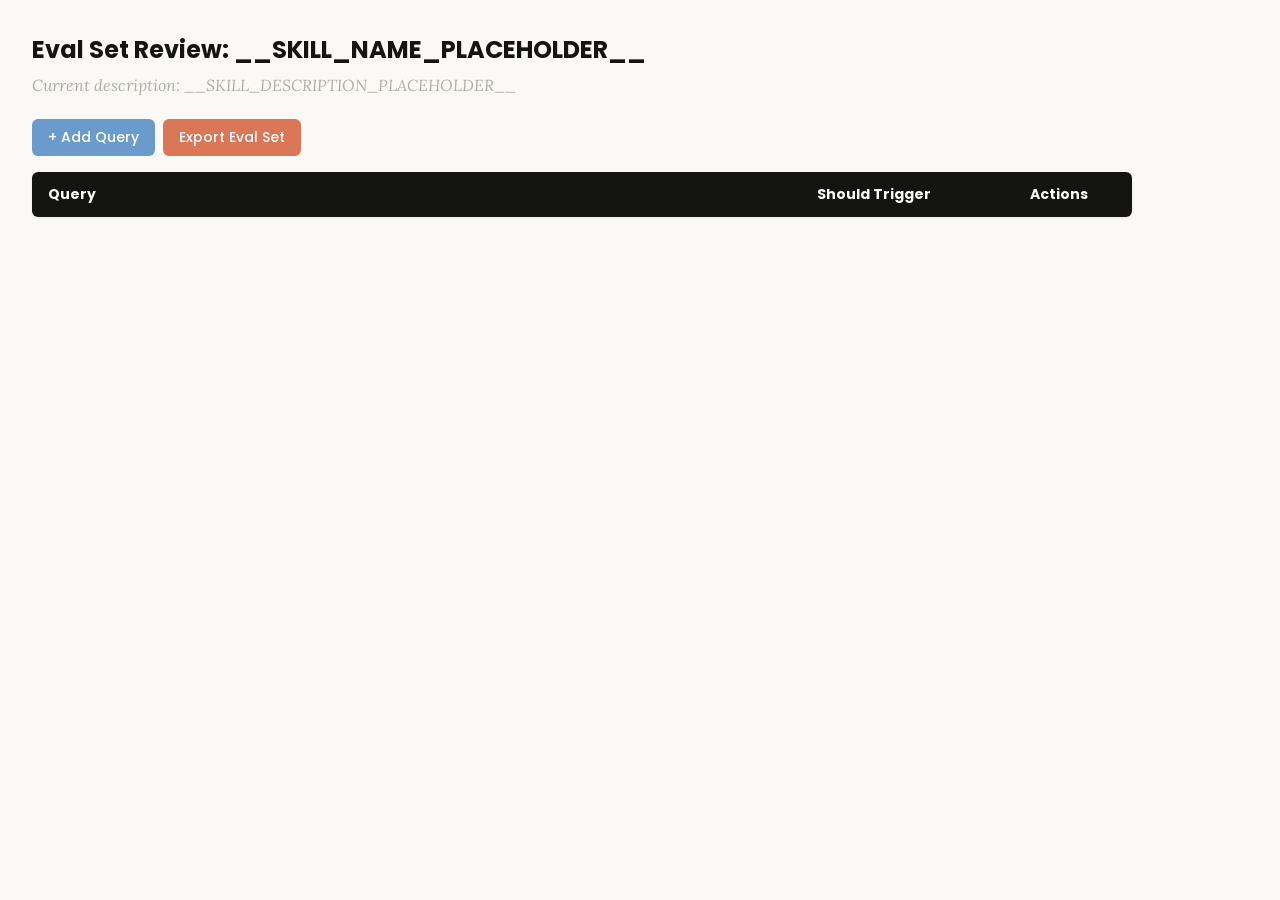
<file: skills/skill-creator/assets/eval_review.html>
<!DOCTYPE html>
<html lang="en">
<head>
  <meta charset="UTF-8">
  <meta name="viewport" content="width=device-width, initial-scale=1.0">
  <title>Eval Set Review - __SKILL_NAME_PLACEHOLDER__</title>
  <link rel="preconnect" href="https://fonts.googleapis.com">
  <link rel="preconnect" href="https://fonts.gstatic.com" crossorigin>
  <link href="https://fonts.googleapis.com/css2?family=Poppins:wght@500;600&family=Lora:wght@400;500&display=swap" rel="stylesheet">
  <style>
    * { box-sizing: border-box; margin: 0; padding: 0; }
    body { font-family: 'Lora', Georgia, serif; background: #faf9f5; padding: 2rem; color: #141413; }
    h1 { font-family: 'Poppins', sans-serif; margin-bottom: 0.5rem; font-size: 1.5rem; }
    .description { color: #b0aea5; margin-bottom: 1.5rem; font-style: italic; max-width: 900px; }
    .controls { margin-bottom: 1rem; display: flex; gap: 0.5rem; }
    .btn { font-family: 'Poppins', sans-serif; padding: 0.5rem 1rem; border: none; border-radius: 6px; cursor: pointer; font-size: 0.875rem; font-weight: 500; }
    .btn-add { background: #6a9bcc; color: white; }
    .btn-add:hover { background: #5889b8; }
    .btn-export { background: #d97757; color: white; }
    .btn-export:hover { background: #c4613f; }
    table { width: 100%; max-width: 1100px; border-collapse: collapse; background: white; border-radius: 6px; overflow: hidden; box-shadow: 0 1px 3px rgba(0,0,0,0.08); }
    th { font-family: 'Poppins', sans-serif; background: #141413; color: #faf9f5; padding: 0.75rem 1rem; text-align: left; font-size: 0.875rem; }
    td { padding: 0.75rem 1rem; border-bottom: 1px solid #e8e6dc; vertical-align: top; }
    tr:nth-child(even) td { background: #faf9f5; }
    tr:hover td { background: #f3f1ea; }
    .section-header td { background: #e8e6dc; font-family: 'Poppins', sans-serif; font-weight: 500; font-size: 0.8rem; color: #141413; text-transform: uppercase; letter-spacing: 0.05em; }
    .query-input { width: 100%; padding: 0.4rem; border: 1px solid #e8e6dc; border-radius: 4px; font-size: 0.875rem; font-family: 'Lora', Georgia, serif; resize: vertical; min-height: 60px; }
    .query-input:focus { outline: none; border-color: #d97757; box-shadow: 0 0 0 2px rgba(217,119,87,0.15); }
    .toggle { position: relative; display: inline-block; width: 44px; height: 24px; }
    .toggle input { opacity: 0; width: 0; height: 0; }
    .toggle .slider { position: absolute; inset: 0; background: #b0aea5; border-radius: 24px; cursor: pointer; transition: 0.2s; }
    .toggle .slider::before { content: ""; position: absolute; width: 18px; height: 18px; left: 3px; bottom: 3px; background: white; border-radius: 50%; transition: 0.2s; }
    .toggle input:checked + .slider { background: #d97757; }
    .toggle input:checked + .slider::before { transform: translateX(20px); }
    .btn-delete { background: #c44; color: white; padding: 0.3rem 0.6rem; border: none; border-radius: 4px; cursor: pointer; font-size: 0.75rem; font-family: 'Poppins', sans-serif; }
    .btn-delete:hover { background: #a33; }
    .summary { margin-top: 1rem; color: #b0aea5; font-size: 0.875rem; }
  </style>
</head>
<body>
  <h1>Eval Set Review: <span id="skill-name">__SKILL_NAME_PLACEHOLDER__</span></h1>
  <p class="description">Current description: <span id="skill-desc">__SKILL_DESCRIPTION_PLACEHOLDER__</span></p>

  <div class="controls">
    <button class="btn btn-add" onclick="addRow()">+ Add Query</button>
    <button class="btn btn-export" onclick="exportEvalSet()">Export Eval Set</button>
  </div>

  <table>
    <thead>
      <tr>
        <th style="width:65%">Query</th>
        <th style="width:18%">Should Trigger</th>
        <th style="width:10%">Actions</th>
      </tr>
    </thead>
    <tbody id="eval-body"></tbody>
  </table>

  <p class="summary" id="summary"></p>

  <script>
    const EVAL_DATA = __EVAL_DATA_PLACEHOLDER__;

    let evalItems = [...EVAL_DATA];

    function render() {
      const tbody = document.getElementById('eval-body');
      tbody.innerHTML = '';

      // Sort: should-trigger first, then should-not-trigger
      const sorted = evalItems
        .map((item, origIdx) => ({ ...item, origIdx }))
        .sort((a, b) => (b.should_trigger ? 1 : 0) - (a.should_trigger ? 1 : 0));

      let lastGroup = null;
      sorted.forEach(item => {
        const group = item.should_trigger ? 'trigger' : 'no-trigger';
        if (group !== lastGroup) {
          const headerRow = document.createElement('tr');
          headerRow.className = 'section-header';
          headerRow.innerHTML = `<td colspan="3">${item.should_trigger ? 'Should Trigger' : 'Should NOT Trigger'}</td>`;
          tbody.appendChild(headerRow);
          lastGroup = group;
        }

        const idx = item.origIdx;
        const tr = document.createElement('tr');
        tr.innerHTML = `
          <td><textarea class="query-input" onchange="updateQuery(${idx}, this.value)">${escapeHtml(item.query)}</textarea></td>
          <td>
            <label class="toggle">
              <input type="checkbox" ${item.should_trigger ? 'checked' : ''} onchange="updateTrigger(${idx}, this.checked)">
              <span class="slider"></span>
            </label>
            <span style="margin-left:8px;font-size:0.8rem;color:#b0aea5">${item.should_trigger ? 'Yes' : 'No'}</span>
          </td>
          <td><button class="btn-delete" onclick="deleteRow(${idx})">Delete</button></td>
        `;
        tbody.appendChild(tr);
      });
      updateSummary();
    }

    function escapeHtml(text) {
      const div = document.createElement('div');
      div.textContent = text;
      return div.innerHTML;
    }

    function updateQuery(idx, value) { evalItems[idx].query = value; updateSummary(); }
    function updateTrigger(idx, value) { evalItems[idx].should_trigger = value; render(); }
    function deleteRow(idx) { evalItems.splice(idx, 1); render(); }

    function addRow() {
      evalItems.push({ query: '', should_trigger: true });
      render();
      const inputs = document.querySelectorAll('.query-input');
      inputs[inputs.length - 1].focus();
    }

    function updateSummary() {
      const trigger = evalItems.filter(i => i.should_trigger).length;
      const noTrigger = evalItems.filter(i => !i.should_trigger).length;
      document.getElementById('summary').textContent =
        `${evalItems.length} queries total: ${trigger} should trigger, ${noTrigger} should not trigger`;
    }

    function exportEvalSet() {
      const valid = evalItems.filter(i => i.query.trim() !== '');
      const data = valid.map(i => ({ query: i.query.trim(), should_trigger: i.should_trigger }));
      const blob = new Blob([JSON.stringify(data, null, 2)], { type: 'application/json' });
      const url = URL.createObjectURL(blob);
      const a = document.createElement('a');
      a.href = url;
      a.download = 'eval_set.json';
      document.body.appendChild(a);
      a.click();
      document.body.removeChild(a);
      URL.revokeObjectURL(url);
    }

    render();
  </script>
</body>
</html>
</file>
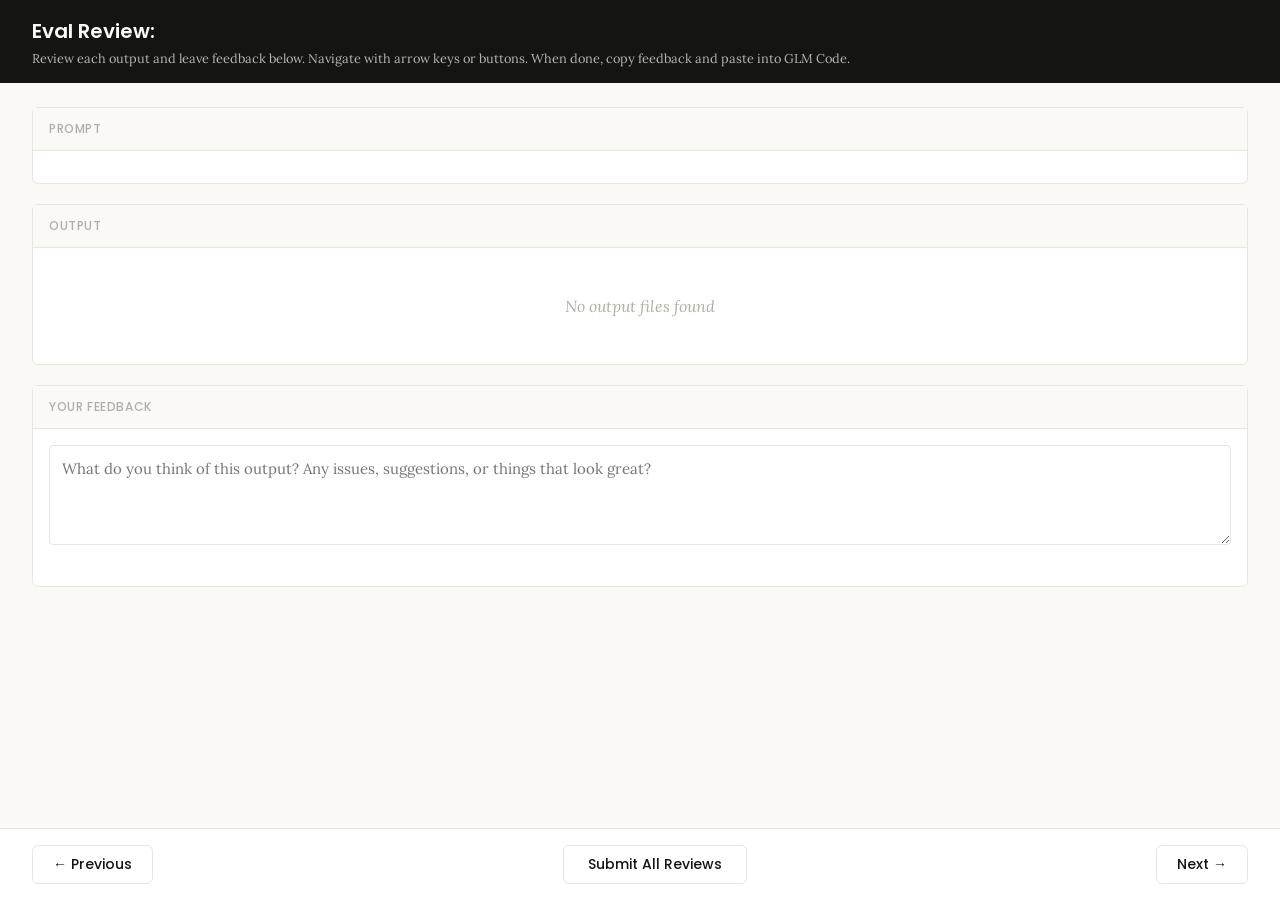
<file: skills/skill-creator/eval-viewer/viewer.html>
<!DOCTYPE html>
<html lang="en">
<head>
  <meta charset="UTF-8">
  <meta name="viewport" content="width=device-width, initial-scale=1.0">
  <title>Eval Review</title>
  <link rel="preconnect" href="https://fonts.googleapis.com">
  <link rel="preconnect" href="https://fonts.gstatic.com" crossorigin>
  <link href="https://fonts.googleapis.com/css2?family=Poppins:wght@500;600&family=Lora:wght@400;500&display=swap" rel="stylesheet">
  <script src="https://cdn.sheetjs.com/xlsx-0.20.3/package/dist/xlsx.full.min.js" integrity="sha384-EnyY0/GSHQGSxSgMwaIPzSESbqoOLSexfnSMN2AP+39Ckmn92stwABZynq1JyzdT" crossorigin="anonymous"></script>
  <style>
    :root {
      --bg: #faf9f5;
      --surface: #ffffff;
      --border: #e8e6dc;
      --text: #141413;
      --text-muted: #b0aea5;
      --accent: #d97757;
      --accent-hover: #c4613f;
      --green: #788c5d;
      --green-bg: #eef2e8;
      --red: #c44;
      --red-bg: #fceaea;
      --header-bg: #141413;
      --header-text: #faf9f5;
      --radius: 6px;
    }

    * { box-sizing: border-box; margin: 0; padding: 0; }

    body {
      font-family: 'Lora', Georgia, serif;
      background: var(--bg);
      color: var(--text);
      height: 100vh;
      display: flex;
      flex-direction: column;
    }

    /* ---- Header ---- */
    .header {
      background: var(--header-bg);
      color: var(--header-text);
      padding: 1rem 2rem;
      display: flex;
      justify-content: space-between;
      align-items: center;
      flex-shrink: 0;
    }
    .header h1 {
      font-family: 'Poppins', sans-serif;
      font-size: 1.25rem;
      font-weight: 600;
    }
    .header .instructions {
      font-size: 0.8rem;
      opacity: 0.7;
      margin-top: 0.25rem;
    }
    .header .progress {
      font-size: 0.875rem;
      opacity: 0.8;
      text-align: right;
    }

    /* ---- Main content ---- */
    .main {
      flex: 1;
      overflow-y: auto;
      padding: 1.5rem 2rem;
      display: flex;
      flex-direction: column;
      gap: 1.25rem;
    }

    /* ---- Sections ---- */
    .section {
      background: var(--surface);
      border: 1px solid var(--border);
      border-radius: var(--radius);
      flex-shrink: 0;
    }
    .section-header {
      font-family: 'Poppins', sans-serif;
      padding: 0.75rem 1rem;
      font-size: 0.75rem;
      font-weight: 500;
      text-transform: uppercase;
      letter-spacing: 0.05em;
      color: var(--text-muted);
      border-bottom: 1px solid var(--border);
      background: var(--bg);
    }
    .section-body {
      padding: 1rem;
    }

    /* ---- Config badge ---- */
    .config-badge {
      display: inline-block;
      padding: 0.2rem 0.625rem;
      border-radius: 9999px;
      font-family: 'Poppins', sans-serif;
      font-size: 0.6875rem;
      font-weight: 600;
      text-transform: uppercase;
      letter-spacing: 0.03em;
      margin-left: 0.75rem;
      vertical-align: middle;
    }
    .config-badge.config-primary {
      background: rgba(33, 150, 243, 0.12);
      color: #1976d2;
    }
    .config-badge.config-baseline {
      background: rgba(255, 193, 7, 0.15);
      color: #f57f17;
    }

    /* ---- Prompt ---- */
    .prompt-text {
      white-space: pre-wrap;
      font-size: 0.9375rem;
      line-height: 1.6;
    }

    /* ---- Outputs ---- */
    .output-file {
      border: 1px solid var(--border);
      border-radius: var(--radius);
      overflow: hidden;
    }
    .output-file + .output-file {
      margin-top: 1rem;
    }
    .output-file-header {
      padding: 0.5rem 0.75rem;
      font-size: 0.8rem;
      font-weight: 600;
      color: var(--text-muted);
      background: var(--bg);
      border-bottom: 1px solid var(--border);
      font-family: 'SF Mono', SFMono-Regular, Consolas, 'Liberation Mono', Menlo, monospace;
      display: flex;
      justify-content: space-between;
      align-items: center;
    }
    .output-file-header .dl-btn {
      font-size: 0.7rem;
      color: var(--accent);
      text-decoration: none;
      cursor: pointer;
      font-family: -apple-system, BlinkMacSystemFont, 'Segoe UI', sans-serif;
      font-weight: 500;
      opacity: 0.8;
    }
    .output-file-header .dl-btn:hover {
      opacity: 1;
      text-decoration: underline;
    }
    .output-file-content {
      padding: 0.75rem;
      overflow-x: auto;
    }
    .output-file-content pre {
      font-size: 0.8125rem;
      line-height: 1.5;
      white-space: pre-wrap;
      word-break: break-word;
      font-family: 'SF Mono', SFMono-Regular, Consolas, 'Liberation Mono', Menlo, monospace;
    }
    .output-file-content img {
      max-width: 100%;
      height: auto;
      border-radius: 4px;
    }
    .output-file-content iframe {
      width: 100%;
      height: 600px;
      border: none;
    }
    .output-file-content table {
      border-collapse: collapse;
      font-size: 0.8125rem;
      width: 100%;
    }
    .output-file-content table td,
    .output-file-content table th {
      border: 1px solid var(--border);
      padding: 0.375rem 0.5rem;
      text-align: left;
    }
    .output-file-content table th {
      background: var(--bg);
      font-weight: 600;
    }
    .output-file-content .download-link {
      display: inline-flex;
      align-items: center;
      gap: 0.5rem;
      padding: 0.5rem 1rem;
      background: var(--bg);
      border: 1px solid var(--border);
      border-radius: 4px;
      color: var(--accent);
      text-decoration: none;
      font-size: 0.875rem;
      cursor: pointer;
    }
    .output-file-content .download-link:hover {
      background: var(--border);
    }
    .empty-state {
      color: var(--text-muted);
      font-style: italic;
      padding: 2rem;
      text-align: center;
    }

    /* ---- Feedback ---- */
    .prev-feedback {
      background: var(--bg);
      border: 1px solid var(--border);
      border-radius: 4px;
      padding: 0.625rem 0.75rem;
      margin-top: 0.75rem;
      font-size: 0.8125rem;
      color: var(--text-muted);
      line-height: 1.5;
    }
    .prev-feedback-label {
      font-size: 0.7rem;
      font-weight: 600;
      text-transform: uppercase;
      letter-spacing: 0.04em;
      margin-bottom: 0.25rem;
      color: var(--text-muted);
    }
    .feedback-textarea {
      width: 100%;
      min-height: 100px;
      padding: 0.75rem;
      border: 1px solid var(--border);
      border-radius: 4px;
      font-family: inherit;
      font-size: 0.9375rem;
      line-height: 1.5;
      resize: vertical;
      color: var(--text);
    }
    .feedback-textarea:focus {
      outline: none;
      border-color: var(--accent);
      box-shadow: 0 0 0 3px rgba(37, 99, 235, 0.1);
    }
    .feedback-status {
      font-size: 0.75rem;
      color: var(--text-muted);
      margin-top: 0.5rem;
      min-height: 1.1em;
    }

    /* ---- Grades (collapsible) ---- */
    .grades-toggle {
      display: flex;
      align-items: center;
      cursor: pointer;
      user-select: none;
    }
    .grades-toggle:hover {
      color: var(--accent);
    }
    .grades-toggle .arrow {
      margin-right: 0.5rem;
      transition: transform 0.15s;
      font-size: 0.75rem;
    }
    .grades-toggle .arrow.open {
      transform: rotate(90deg);
    }
    .grades-content {
      display: none;
      margin-top: 0.75rem;
    }
    .grades-content.open {
      display: block;
    }
    .grades-summary {
      font-size: 0.875rem;
      margin-bottom: 0.75rem;
      display: flex;
      align-items: center;
      gap: 0.5rem;
    }
    .grade-badge {
      display: inline-block;
      padding: 0.125rem 0.5rem;
      border-radius: 9999px;
      font-size: 0.75rem;
      font-weight: 600;
    }
    .grade-pass { background: var(--green-bg); color: var(--green); }
    .grade-fail { background: var(--red-bg); color: var(--red); }
    .assertion-list {
      list-style: none;
    }
    .assertion-item {
      padding: 0.625rem 0;
      border-bottom: 1px solid var(--border);
      font-size: 0.8125rem;
    }
    .assertion-item:last-child { border-bottom: none; }
    .assertion-status {
      font-weight: 600;
      margin-right: 0.5rem;
    }
    .assertion-status.pass { color: var(--green); }
    .assertion-status.fail { color: var(--red); }
    .assertion-evidence {
      color: var(--text-muted);
      font-size: 0.75rem;
      margin-top: 0.25rem;
      padding-left: 1.5rem;
    }

    /* ---- View tabs ---- */
    .view-tabs {
      display: flex;
      gap: 0;
      padding: 0 2rem;
      background: var(--bg);
      border-bottom: 1px solid var(--border);
      flex-shrink: 0;
    }
    .view-tab {
      font-family: 'Poppins', sans-serif;
      padding: 0.625rem 1.25rem;
      font-size: 0.8125rem;
      font-weight: 500;
      cursor: pointer;
      border: none;
      background: none;
      color: var(--text-muted);
      border-bottom: 2px solid transparent;
      transition: all 0.15s;
    }
    .view-tab:hover { color: var(--text); }
    .view-tab.active {
      color: var(--accent);
      border-bottom-color: var(--accent);
    }
    .view-panel { display: none; }
    .view-panel.active { display: flex; flex-direction: column; flex: 1; overflow: hidden; }

    /* ---- Benchmark view ---- */
    .benchmark-view {
      padding: 1.5rem 2rem;
      overflow-y: auto;
      flex: 1;
    }
    .benchmark-table {
      border-collapse: collapse;
      background: var(--surface);
      border: 1px solid var(--border);
      border-radius: var(--radius);
      font-size: 0.8125rem;
      width: 100%;
      margin-bottom: 1.5rem;
    }
    .benchmark-table th, .benchmark-table td {
      padding: 0.625rem 0.75rem;
      text-align: left;
      border: 1px solid var(--border);
    }
    .benchmark-table th {
      font-family: 'Poppins', sans-serif;
      background: var(--header-bg);
      color: var(--header-text);
      font-weight: 500;
      font-size: 0.75rem;
      text-transform: uppercase;
      letter-spacing: 0.04em;
    }
    .benchmark-table tr:hover { background: var(--bg); }
    .benchmark-table tr.benchmark-row-with { background: rgba(33, 150, 243, 0.06); }
    .benchmark-table tr.benchmark-row-without { background: rgba(255, 193, 7, 0.06); }
    .benchmark-table tr.benchmark-row-with:hover { background: rgba(33, 150, 243, 0.12); }
    .benchmark-table tr.benchmark-row-without:hover { background: rgba(255, 193, 7, 0.12); }
    .benchmark-table tr.benchmark-row-avg { font-weight: 600; border-top: 2px solid var(--border); }
    .benchmark-table tr.benchmark-row-avg.benchmark-row-with { background: rgba(33, 150, 243, 0.12); }
    .benchmark-table tr.benchmark-row-avg.benchmark-row-without { background: rgba(255, 193, 7, 0.12); }
    .benchmark-delta-positive { color: var(--green); font-weight: 600; }
    .benchmark-delta-negative { color: var(--red); font-weight: 600; }
    .benchmark-notes {
      background: var(--surface);
      border: 1px solid var(--border);
      border-radius: var(--radius);
      padding: 1rem;
    }
    .benchmark-notes h3 {
      font-family: 'Poppins', sans-serif;
      font-size: 0.875rem;
      margin-bottom: 0.75rem;
    }
    .benchmark-notes ul {
      list-style: disc;
      padding-left: 1.25rem;
    }
    .benchmark-notes li {
      font-size: 0.8125rem;
      line-height: 1.6;
      margin-bottom: 0.375rem;
    }
    .benchmark-empty {
      color: var(--text-muted);
      font-style: italic;
      text-align: center;
      padding: 3rem;
    }

    /* ---- Navigation ---- */
    .nav {
      display: flex;
      justify-content: space-between;
      align-items: center;
      padding: 1rem 2rem;
      border-top: 1px solid var(--border);
      background: var(--surface);
      flex-shrink: 0;
    }
    .nav-btn {
      font-family: 'Poppins', sans-serif;
      padding: 0.5rem 1.25rem;
      border: 1px solid var(--border);
      border-radius: var(--radius);
      background: var(--surface);
      cursor: pointer;
      font-size: 0.875rem;
      font-weight: 500;
      color: var(--text);
      transition: all 0.15s;
    }
    .nav-btn:hover:not(:disabled) {
      background: var(--bg);
      border-color: var(--text-muted);
    }
    .nav-btn:disabled {
      opacity: 0.4;
      cursor: not-allowed;
    }
    .done-btn {
      font-family: 'Poppins', sans-serif;
      padding: 0.5rem 1.5rem;
      border: 1px solid var(--border);
      border-radius: var(--radius);
      background: var(--surface);
      color: var(--text);
      cursor: pointer;
      font-size: 0.875rem;
      font-weight: 500;
      transition: all 0.15s;
    }
    .done-btn:hover {
      background: var(--bg);
      border-color: var(--text-muted);
    }
    .done-btn.ready {
      border: none;
      background: var(--accent);
      color: white;
      font-weight: 600;
    }
    .done-btn.ready:hover {
      background: var(--accent-hover);
    }
    /* ---- Done overlay ---- */
    .done-overlay {
      display: none;
      position: fixed;
      inset: 0;
      background: rgba(0, 0, 0, 0.5);
      z-index: 100;
      justify-content: center;
      align-items: center;
    }
    .done-overlay.visible {
      display: flex;
    }
    .done-card {
      background: var(--surface);
      border-radius: 12px;
      padding: 2rem 3rem;
      text-align: center;
      box-shadow: 0 20px 60px rgba(0, 0, 0, 0.3);
      max-width: 500px;
    }
    .done-card h2 {
      font-size: 1.5rem;
      margin-bottom: 0.5rem;
    }
    .done-card p {
      color: var(--text-muted);
      margin-bottom: 1.5rem;
      line-height: 1.5;
    }
    .done-card .btn-row {
      display: flex;
      gap: 0.5rem;
      justify-content: center;
    }
    .done-card button {
      padding: 0.5rem 1.25rem;
      border: 1px solid var(--border);
      border-radius: var(--radius);
      background: var(--surface);
      cursor: pointer;
      font-size: 0.875rem;
    }
    .done-card button:hover {
      background: var(--bg);
    }
    /* ---- Toast ---- */
    .toast {
      position: fixed;
      bottom: 5rem;
      left: 50%;
      transform: translateX(-50%);
      background: var(--header-bg);
      color: var(--header-text);
      padding: 0.625rem 1.25rem;
      border-radius: var(--radius);
      font-size: 0.875rem;
      opacity: 0;
      transition: opacity 0.3s;
      pointer-events: none;
      z-index: 200;
    }
    .toast.visible {
      opacity: 1;
    }
  </style>
</head>
<body>
  <div id="app" style="height:100vh; display:flex; flex-direction:column;">
    <div class="header">
      <div>
        <h1>Eval Review: <span id="skill-name"></span></h1>
        <div class="instructions">Review each output and leave feedback below. Navigate with arrow keys or buttons. When done, copy feedback and paste into GLM Code.</div>
      </div>
      <div class="progress" id="progress"></div>
    </div>

    <!-- View tabs (only shown when benchmark data exists) -->
    <div class="view-tabs" id="view-tabs" style="display:none;">
      <button class="view-tab active" onclick="switchView('outputs')">Outputs</button>
      <button class="view-tab" onclick="switchView('benchmark')">Benchmark</button>
    </div>

    <!-- Outputs panel (qualitative review) -->
    <div class="view-panel active" id="panel-outputs">
    <div class="main">
      <!-- Prompt -->
      <div class="section">
        <div class="section-header">Prompt <span class="config-badge" id="config-badge" style="display:none;"></span></div>
        <div class="section-body">
          <div class="prompt-text" id="prompt-text"></div>
        </div>
      </div>

      <!-- Outputs -->
      <div class="section">
        <div class="section-header">Output</div>
        <div class="section-body" id="outputs-body">
          <div class="empty-state">No output files found</div>
        </div>
      </div>

      <!-- Previous Output (collapsible) -->
      <div class="section" id="prev-outputs-section" style="display:none;">
        <div class="section-header">
          <div class="grades-toggle" onclick="togglePrevOutputs()">
            <span class="arrow" id="prev-outputs-arrow">&#9654;</span>
            Previous Output
          </div>
        </div>
        <div class="grades-content" id="prev-outputs-content"></div>
      </div>

      <!-- Grades (collapsible) -->
      <div class="section" id="grades-section" style="display:none;">
        <div class="section-header">
          <div class="grades-toggle" onclick="toggleGrades()">
            <span class="arrow" id="grades-arrow">&#9654;</span>
            Formal Grades
          </div>
        </div>
        <div class="grades-content" id="grades-content"></div>
      </div>

      <!-- Feedback -->
      <div class="section">
        <div class="section-header">Your Feedback</div>
        <div class="section-body">
          <textarea
            class="feedback-textarea"
            id="feedback"
            placeholder="What do you think of this output? Any issues, suggestions, or things that look great?"
          ></textarea>
          <div class="feedback-status" id="feedback-status"></div>
          <div class="prev-feedback" id="prev-feedback" style="display:none;">
            <div class="prev-feedback-label">Previous feedback</div>
            <div id="prev-feedback-text"></div>
          </div>
        </div>
      </div>
    </div>

    <div class="nav" id="outputs-nav">
      <button class="nav-btn" id="prev-btn" onclick="navigate(-1)">&#8592; Previous</button>
      <button class="done-btn" id="done-btn" onclick="showDoneDialog()">Submit All Reviews</button>
      <button class="nav-btn" id="next-btn" onclick="navigate(1)">Next &#8594;</button>
    </div>
    </div><!-- end panel-outputs -->

    <!-- Benchmark panel (quantitative stats) -->
    <div class="view-panel" id="panel-benchmark">
      <div class="benchmark-view" id="benchmark-content">
        <div class="benchmark-empty">No benchmark data available. Run a benchmark to see quantitative results here.</div>
      </div>
    </div>
  </div>

  <!-- Done overlay -->
  <div class="done-overlay" id="done-overlay">
    <div class="done-card">
      <h2>Review Complete</h2>
      <p>Your feedback has been saved. Go back to your GLM Code session and tell GLM you're done reviewing.</p>
      <div class="btn-row">
        <button onclick="closeDoneDialog()">OK</button>
      </div>
    </div>
  </div>

  <!-- Toast -->
  <div class="toast" id="toast"></div>

  <script>
    // ---- Embedded data (injected by generate_review.py) ----
    /*__EMBEDDED_DATA__*/

    // ---- State ----
    let feedbackMap = {};  // run_id -> feedback text
    let currentIndex = 0;
    let visitedRuns = new Set();

    // ---- Init ----
    async function init() {
      // Load saved feedback from server — but only if this isn't a fresh
      // iteration (indicated by previous_feedback being present). When
      // previous feedback exists, the feedback.json on disk is stale from
      // the prior iteration and should not pre-fill the textareas.
      const hasPrevious = Object.keys(EMBEDDED_DATA.previous_feedback || {}).length > 0
        || Object.keys(EMBEDDED_DATA.previous_outputs || {}).length > 0;
      if (!hasPrevious) {
        try {
          const resp = await fetch("/api/feedback");
          const data = await resp.json();
          if (data.reviews) {
            for (const r of data.reviews) feedbackMap[r.run_id] = r.feedback;
          }
        } catch { /* first run, no feedback yet */ }
      }

      document.getElementById("skill-name").textContent = EMBEDDED_DATA.skill_name;
      showRun(0);

      // Wire up feedback auto-save
      const textarea = document.getElementById("feedback");
      let saveTimeout = null;
      textarea.addEventListener("input", () => {
        clearTimeout(saveTimeout);
        document.getElementById("feedback-status").textContent = "";
        saveTimeout = setTimeout(() => saveCurrentFeedback(), 800);
      });
    }

    // ---- Navigation ----
    function navigate(delta) {
      const newIndex = currentIndex + delta;
      if (newIndex >= 0 && newIndex < EMBEDDED_DATA.runs.length) {
        saveCurrentFeedback();
        showRun(newIndex);
      }
    }

    function updateNavButtons() {
      document.getElementById("prev-btn").disabled = currentIndex === 0;
      document.getElementById("next-btn").disabled =
        currentIndex === EMBEDDED_DATA.runs.length - 1;
    }

    // ---- Show a run ----
    function showRun(index) {
      currentIndex = index;
      const run = EMBEDDED_DATA.runs[index];

      // Progress
      document.getElementById("progress").textContent =
        `${index + 1} of ${EMBEDDED_DATA.runs.length}`;

      // Prompt
      document.getElementById("prompt-text").textContent = run.prompt;

      // Config badge
      const badge = document.getElementById("config-badge");
      const configMatch = run.id.match(/(with_skill|without_skill|new_skill|old_skill)/);
      if (configMatch) {
        const config = configMatch[1];
        const isBaseline = config === "without_skill" || config === "old_skill";
        badge.textContent = config.replace(/_/g, " ");
        badge.className = "config-badge " + (isBaseline ? "config-baseline" : "config-primary");
        badge.style.display = "inline-block";
      } else {
        badge.style.display = "none";
      }

      // Outputs
      renderOutputs(run);

      // Previous outputs
      renderPrevOutputs(run);

      // Grades
      renderGrades(run);

      // Previous feedback
      const prevFb = (EMBEDDED_DATA.previous_feedback || {})[run.id];
      const prevEl = document.getElementById("prev-feedback");
      if (prevFb) {
        document.getElementById("prev-feedback-text").textContent = prevFb;
        prevEl.style.display = "block";
      } else {
        prevEl.style.display = "none";
      }

      // Feedback
      document.getElementById("feedback").value = feedbackMap[run.id] || "";
      document.getElementById("feedback-status").textContent = "";

      updateNavButtons();

      // Track visited runs and promote done button when all visited
      visitedRuns.add(index);
      const doneBtn = document.getElementById("done-btn");
      if (visitedRuns.size >= EMBEDDED_DATA.runs.length) {
        doneBtn.classList.add("ready");
      }

      // Scroll main content to top
      document.querySelector(".main").scrollTop = 0;
    }

    // ---- Render outputs ----
    function renderOutputs(run) {
      const container = document.getElementById("outputs-body");
      container.innerHTML = "";

      const outputs = run.outputs || [];
      if (outputs.length === 0) {
        container.innerHTML = '<div class="empty-state">No output files</div>';
        return;
      }

      for (const file of outputs) {
        const fileDiv = document.createElement("div");
        fileDiv.className = "output-file";

        // Always show file header with download link
        const header = document.createElement("div");
        header.className = "output-file-header";
        const nameSpan = document.createElement("span");
        nameSpan.textContent = file.name;
        header.appendChild(nameSpan);
        const dlBtn = document.createElement("a");
        dlBtn.className = "dl-btn";
        dlBtn.textContent = "Download";
        dlBtn.download = file.name;
        dlBtn.href = getDownloadUri(file);
        header.appendChild(dlBtn);
        fileDiv.appendChild(header);

        const content = document.createElement("div");
        content.className = "output-file-content";

        if (file.type === "text") {
          const pre = document.createElement("pre");
          pre.textContent = file.content;
          content.appendChild(pre);
        } else if (file.type === "image") {
          const img = document.createElement("img");
          img.src = file.data_uri;
          img.alt = file.name;
          content.appendChild(img);
        } else if (file.type === "pdf") {
          const iframe = document.createElement("iframe");
          iframe.src = file.data_uri;
          content.appendChild(iframe);
        } else if (file.type === "xlsx") {
          renderXlsx(content, file.data_b64);
        } else if (file.type === "binary") {
          const a = document.createElement("a");
          a.className = "download-link";
          a.href = file.data_uri;
          a.download = file.name;
          a.textContent = "Download " + file.name;
          content.appendChild(a);
        } else if (file.type === "error") {
          const pre = document.createElement("pre");
          pre.textContent = file.content;
          pre.style.color = "var(--red)";
          content.appendChild(pre);
        }

        fileDiv.appendChild(content);
        container.appendChild(fileDiv);
      }
    }

    // ---- XLSX rendering via SheetJS ----
    function renderXlsx(container, b64Data) {
      try {
        const raw = Uint8Array.from(atob(b64Data), c => c.charCodeAt(0));
        const wb = XLSX.read(raw, { type: "array" });

        for (let i = 0; i < wb.SheetNames.length; i++) {
          const sheetName = wb.SheetNames[i];
          const ws = wb.Sheets[sheetName];

          if (wb.SheetNames.length > 1) {
            const sheetLabel = document.createElement("div");
            sheetLabel.style.cssText =
              "font-weight:600; font-size:0.8rem; color:#b0aea5; margin-top:0.5rem; margin-bottom:0.25rem;";
            sheetLabel.textContent = "Sheet: " + sheetName;
            container.appendChild(sheetLabel);
          }

          const htmlStr = XLSX.utils.sheet_to_html(ws, { editable: false });
          const wrapper = document.createElement("div");
          wrapper.innerHTML = htmlStr;
          container.appendChild(wrapper);
        }
      } catch (err) {
        container.textContent = "Error rendering spreadsheet: " + err.message;
      }
    }

    // ---- Grades ----
    function renderGrades(run) {
      const section = document.getElementById("grades-section");
      const content = document.getElementById("grades-content");

      if (!run.grading) {
        section.style.display = "none";
        return;
      }

      const grading = run.grading;
      section.style.display = "block";
      // Reset to collapsed
      content.classList.remove("open");
      document.getElementById("grades-arrow").classList.remove("open");

      const summary = grading.summary || {};
      const expectations = grading.expectations || [];

      let html = '<div style="padding: 1rem;">';

      // Summary line
      const passRate = summary.pass_rate != null
        ? Math.round(summary.pass_rate * 100) + "%"
        : "?";
      const badgeClass = summary.pass_rate >= 0.8 ? "grade-pass" : summary.pass_rate >= 0.5 ? "" : "grade-fail";
      html += '<div class="grades-summary">';
      html += '<span class="grade-badge ' + badgeClass + '">' + passRate + '</span>';
      html += '<span>' + (summary.passed || 0) + ' passed, ' + (summary.failed || 0) + ' failed of ' + (summary.total || 0) + '</span>';
      html += '</div>';

      // Assertions list
      html += '<ul class="assertion-list">';
      for (const exp of expectations) {
        const statusClass = exp.passed ? "pass" : "fail";
        const statusIcon = exp.passed ? "\u2713" : "\u2717";
        html += '<li class="assertion-item">';
        html += '<span class="assertion-status ' + statusClass + '">' + statusIcon + '</span>';
        html += '<span>' + escapeHtml(exp.text) + '</span>';
        if (exp.evidence) {
          html += '<div class="assertion-evidence">' + escapeHtml(exp.evidence) + '</div>';
        }
        html += '</li>';
      }
      html += '</ul>';

      html += '</div>';
      content.innerHTML = html;
    }

    function toggleGrades() {
      const content = document.getElementById("grades-content");
      const arrow = document.getElementById("grades-arrow");
      content.classList.toggle("open");
      arrow.classList.toggle("open");
    }

    // ---- Previous outputs (collapsible) ----
    function renderPrevOutputs(run) {
      const section = document.getElementById("prev-outputs-section");
      const content = document.getElementById("prev-outputs-content");
      const prevOutputs = (EMBEDDED_DATA.previous_outputs || {})[run.id];

      if (!prevOutputs || prevOutputs.length === 0) {
        section.style.display = "none";
        return;
      }

      section.style.display = "block";
      // Reset to collapsed
      content.classList.remove("open");
      document.getElementById("prev-outputs-arrow").classList.remove("open");

      // Render the files into the content area
      content.innerHTML = "";
      const wrapper = document.createElement("div");
      wrapper.style.padding = "1rem";

      for (const file of prevOutputs) {
        const fileDiv = document.createElement("div");
        fileDiv.className = "output-file";

        const header = document.createElement("div");
        header.className = "output-file-header";
        const nameSpan = document.createElement("span");
        nameSpan.textContent = file.name;
        header.appendChild(nameSpan);
        const dlBtn = document.createElement("a");
        dlBtn.className = "dl-btn";
        dlBtn.textContent = "Download";
        dlBtn.download = file.name;
        dlBtn.href = getDownloadUri(file);
        header.appendChild(dlBtn);
        fileDiv.appendChild(header);

        const fc = document.createElement("div");
        fc.className = "output-file-content";

        if (file.type === "text") {
          const pre = document.createElement("pre");
          pre.textContent = file.content;
          fc.appendChild(pre);
        } else if (file.type === "image") {
          const img = document.createElement("img");
          img.src = file.data_uri;
          img.alt = file.name;
          fc.appendChild(img);
        } else if (file.type === "pdf") {
          const iframe = document.createElement("iframe");
          iframe.src = file.data_uri;
          fc.appendChild(iframe);
        } else if (file.type === "xlsx") {
          renderXlsx(fc, file.data_b64);
        } else if (file.type === "binary") {
          const a = document.createElement("a");
          a.className = "download-link";
          a.href = file.data_uri;
          a.download = file.name;
          a.textContent = "Download " + file.name;
          fc.appendChild(a);
        }

        fileDiv.appendChild(fc);
        wrapper.appendChild(fileDiv);
      }

      content.appendChild(wrapper);
    }

    function togglePrevOutputs() {
      const content = document.getElementById("prev-outputs-content");
      const arrow = document.getElementById("prev-outputs-arrow");
      content.classList.toggle("open");
      arrow.classList.toggle("open");
    }

    // ---- Feedback (saved to server -> feedback.json) ----
    function saveCurrentFeedback() {
      const run = EMBEDDED_DATA.runs[currentIndex];
      const text = document.getElementById("feedback").value;

      if (text.trim() === "") {
        delete feedbackMap[run.id];
      } else {
        feedbackMap[run.id] = text;
      }

      // Build reviews array from map
      const reviews = [];
      for (const [run_id, feedback] of Object.entries(feedbackMap)) {
        if (feedback.trim()) {
          reviews.push({ run_id, feedback, timestamp: new Date().toISOString() });
        }
      }

      fetch("/api/feedback", {
        method: "POST",
        headers: { "Content-Type": "application/json" },
        body: JSON.stringify({ reviews, status: "in_progress" }),
      }).then(() => {
        document.getElementById("feedback-status").textContent = "Saved";
      }).catch(() => {
        // Static mode or server unavailable — no-op on auto-save,
        // feedback will be downloaded on final submit
        document.getElementById("feedback-status").textContent = "Will download on submit";
      });
    }

    // ---- Done ----
    function showDoneDialog() {
      // Save current textarea to feedbackMap (but don't POST yet)
      const run = EMBEDDED_DATA.runs[currentIndex];
      const text = document.getElementById("feedback").value;
      if (text.trim() === "") {
        delete feedbackMap[run.id];
      } else {
        feedbackMap[run.id] = text;
      }

      // POST once with status: complete — include ALL runs so the model
      // can distinguish "no feedback" (looks good) from "not reviewed"
      const reviews = [];
      const ts = new Date().toISOString();
      for (const r of EMBEDDED_DATA.runs) {
        reviews.push({ run_id: r.id, feedback: feedbackMap[r.id] || "", timestamp: ts });
      }
      const payload = JSON.stringify({ reviews, status: "complete" }, null, 2);
      fetch("/api/feedback", {
        method: "POST",
        headers: { "Content-Type": "application/json" },
        body: payload,
      }).then(() => {
        document.getElementById("done-overlay").classList.add("visible");
      }).catch(() => {
        // Server not available (static mode) — download as file
        const blob = new Blob([payload], { type: "application/json" });
        const url = URL.createObjectURL(blob);
        const a = document.createElement("a");
        a.href = url;
        a.download = "feedback.json";
        a.click();
        URL.revokeObjectURL(url);
        document.getElementById("done-overlay").classList.add("visible");
      });
    }

    function closeDoneDialog() {
      // Reset status back to in_progress
      saveCurrentFeedback();
      document.getElementById("done-overlay").classList.remove("visible");
    }

    // ---- Toast ----
    function showToast(message) {
      const toast = document.getElementById("toast");
      toast.textContent = message;
      toast.classList.add("visible");
      setTimeout(() => toast.classList.remove("visible"), 2000);
    }

    // ---- Keyboard nav ----
    document.addEventListener("keydown", (e) => {
      // Don't capture when typing in textarea
      if (e.target.tagName === "TEXTAREA") return;

      if (e.key === "ArrowLeft" || e.key === "ArrowUp") {
        e.preventDefault();
        navigate(-1);
      } else if (e.key === "ArrowRight" || e.key === "ArrowDown") {
        e.preventDefault();
        navigate(1);
      }
    });

    // ---- Util ----
    function getDownloadUri(file) {
      if (file.data_uri) return file.data_uri;
      if (file.data_b64) return "data:application/octet-stream;base64," + file.data_b64;
      if (file.type === "text") return "data:text/plain;charset=utf-8," + encodeURIComponent(file.content);
      return "#";
    }

    function escapeHtml(text) {
      const div = document.createElement("div");
      div.textContent = text;
      return div.innerHTML;
    }

    // ---- View switching ----
    function switchView(view) {
      document.querySelectorAll(".view-tab").forEach(t => t.classList.remove("active"));
      document.querySelectorAll(".view-panel").forEach(p => p.classList.remove("active"));
      document.querySelector(`[onclick="switchView('${view}')"]`).classList.add("active");
      document.getElementById("panel-" + view).classList.add("active");
    }

    // ---- Benchmark rendering ----
    function renderBenchmark() {
      const data = EMBEDDED_DATA.benchmark;
      if (!data) return;

      // Show the tabs
      document.getElementById("view-tabs").style.display = "flex";

      const container = document.getElementById("benchmark-content");
      const summary = data.run_summary || {};
      const metadata = data.metadata || {};
      const notes = data.notes || [];

      let html = "";

      // Header
      html += "<h2 style='font-family: Poppins, sans-serif; margin-bottom: 0.5rem;'>Benchmark Results</h2>";
      html += "<p style='color: var(--text-muted); font-size: 0.875rem; margin-bottom: 1.25rem;'>";
      if (metadata.skill_name) html += "<strong>" + escapeHtml(metadata.skill_name) + "</strong> &mdash; ";
      if (metadata.timestamp) html += metadata.timestamp + " &mdash; ";
      if (metadata.evals_run) html += "Evals: " + metadata.evals_run.join(", ") + " &mdash; ";
      html += (metadata.runs_per_configuration || "?") + " runs per configuration";
      html += "</p>";

      // Summary table
      html += '<table class="benchmark-table">';

      function fmtStat(stat, pct) {
        if (!stat) return "—";
        const suffix = pct ? "%" : "";
        const m = pct ? (stat.mean * 100).toFixed(0) : stat.mean.toFixed(1);
        const s = pct ? (stat.stddev * 100).toFixed(0) : stat.stddev.toFixed(1);
        return m + suffix + " ± " + s + suffix;
      }

      function deltaClass(val) {
        if (!val) return "";
        const n = parseFloat(val);
        if (n > 0) return "benchmark-delta-positive";
        if (n < 0) return "benchmark-delta-negative";
        return "";
      }

      // Discover config names dynamically (everything except "delta")
      const configs = Object.keys(summary).filter(k => k !== "delta");
      const configA = configs[0] || "config_a";
      const configB = configs[1] || "config_b";
      const labelA = configA.replace(/_/g, " ").replace(/\b\w/g, c => c.toUpperCase());
      const labelB = configB.replace(/_/g, " ").replace(/\b\w/g, c => c.toUpperCase());
      const a = summary[configA] || {};
      const b = summary[configB] || {};
      const delta = summary.delta || {};

      html += "<thead><tr><th>Metric</th><th>" + escapeHtml(labelA) + "</th><th>" + escapeHtml(labelB) + "</th><th>Delta</th></tr></thead>";
      html += "<tbody>";

      html += "<tr><td><strong>Pass Rate</strong></td>";
      html += "<td>" + fmtStat(a.pass_rate, true) + "</td>";
      html += "<td>" + fmtStat(b.pass_rate, true) + "</td>";
      html += '<td class="' + deltaClass(delta.pass_rate) + '">' + (delta.pass_rate || "—") + "</td></tr>";

      // Time (only show row if data exists)
      if (a.time_seconds || b.time_seconds) {
        html += "<tr><td><strong>Time (s)</strong></td>";
        html += "<td>" + fmtStat(a.time_seconds, false) + "</td>";
        html += "<td>" + fmtStat(b.time_seconds, false) + "</td>";
        html += '<td class="' + deltaClass(delta.time_seconds) + '">' + (delta.time_seconds ? delta.time_seconds + "s" : "—") + "</td></tr>";
      }

      // Tokens (only show row if data exists)
      if (a.tokens || b.tokens) {
        html += "<tr><td><strong>Tokens</strong></td>";
        html += "<td>" + fmtStat(a.tokens, false) + "</td>";
        html += "<td>" + fmtStat(b.tokens, false) + "</td>";
        html += '<td class="' + deltaClass(delta.tokens) + '">' + (delta.tokens || "—") + "</td></tr>";
      }

      html += "</tbody></table>";

      // Per-eval breakdown (if runs data available)
      const runs = data.runs || [];
      if (runs.length > 0) {
        const evalIds = [...new Set(runs.map(r => r.eval_id))].sort((a, b) => a - b);

        html += "<h3 style='font-family: Poppins, sans-serif; margin-bottom: 0.75rem;'>Per-Eval Breakdown</h3>";

        const hasTime = runs.some(r => r.result && r.result.time_seconds != null);
        const hasErrors = runs.some(r => r.result && r.result.errors > 0);

        for (const evalId of evalIds) {
          const evalRuns = runs.filter(r => r.eval_id === evalId);
          const evalName = evalRuns[0] && evalRuns[0].eval_name ? evalRuns[0].eval_name : "Eval " + evalId;

          html += "<h4 style='font-family: Poppins, sans-serif; margin: 1rem 0 0.5rem; color: var(--text);'>" + escapeHtml(evalName) + "</h4>";
          html += '<table class="benchmark-table">';
          html += "<thead><tr><th>Config</th><th>Run</th><th>Pass Rate</th>";
          if (hasTime) html += "<th>Time (s)</th>";
          if (hasErrors) html += "<th>Crashes During Execution</th>";
          html += "</tr></thead>";
          html += "<tbody>";

          // Group by config and render with average rows
          const configGroups = [...new Set(evalRuns.map(r => r.configuration))];
          for (let ci = 0; ci < configGroups.length; ci++) {
            const config = configGroups[ci];
            const configRuns = evalRuns.filter(r => r.configuration === config);
            if (configRuns.length === 0) continue;

            const rowClass = ci === 0 ? "benchmark-row-with" : "benchmark-row-without";
            const configLabel = config.replace(/_/g, " ").replace(/\b\w/g, c => c.toUpperCase());

            for (const run of configRuns) {
              const r = run.result || {};
              const prClass = r.pass_rate >= 0.8 ? "benchmark-delta-positive" : r.pass_rate < 0.5 ? "benchmark-delta-negative" : "";
              html += '<tr class="' + rowClass + '">';
              html += "<td>" + configLabel + "</td>";
              html += "<td>" + run.run_number + "</td>";
              html += '<td class="' + prClass + '">' + ((r.pass_rate || 0) * 100).toFixed(0) + "% (" + (r.passed || 0) + "/" + (r.total || 0) + ")</td>";
              if (hasTime) html += "<td>" + (r.time_seconds != null ? r.time_seconds.toFixed(1) : "—") + "</td>";
              if (hasErrors) html += "<td>" + (r.errors || 0) + "</td>";
              html += "</tr>";
            }

            // Average row
            const rates = configRuns.map(r => (r.result || {}).pass_rate || 0);
            const avgRate = rates.reduce((a, b) => a + b, 0) / rates.length;
            const avgPrClass = avgRate >= 0.8 ? "benchmark-delta-positive" : avgRate < 0.5 ? "benchmark-delta-negative" : "";
            html += '<tr class="benchmark-row-avg ' + rowClass + '">';
            html += "<td>" + configLabel + "</td>";
            html += "<td>Avg</td>";
            html += '<td class="' + avgPrClass + '">' + (avgRate * 100).toFixed(0) + "%</td>";
            if (hasTime) {
              const times = configRuns.map(r => (r.result || {}).time_seconds).filter(t => t != null);
              html += "<td>" + (times.length ? (times.reduce((a, b) => a + b, 0) / times.length).toFixed(1) : "—") + "</td>";
            }
            if (hasErrors) html += "<td></td>";
            html += "</tr>";
          }
          html += "</tbody></table>";

          // Per-assertion detail for this eval
          const runsWithExpectations = {};
          for (const config of configGroups) {
            runsWithExpectations[config] = evalRuns.filter(r => r.configuration === config && r.expectations && r.expectations.length > 0);
          }
          const hasAnyExpectations = Object.values(runsWithExpectations).some(runs => runs.length > 0);
          if (hasAnyExpectations) {
            // Collect all unique assertion texts across all configs
            const allAssertions = [];
            const seen = new Set();
            for (const config of configGroups) {
              for (const run of runsWithExpectations[config]) {
                for (const exp of (run.expectations || [])) {
                  if (!seen.has(exp.text)) {
                    seen.add(exp.text);
                    allAssertions.push(exp.text);
                  }
                }
              }
            }

            html += '<table class="benchmark-table" style="margin-top: 0.5rem;">';
            html += "<thead><tr><th>Assertion</th>";
            for (const config of configGroups) {
              const label = config.replace(/_/g, " ").replace(/\b\w/g, c => c.toUpperCase());
              html += "<th>" + escapeHtml(label) + "</th>";
            }
            html += "</tr></thead><tbody>";

            for (const assertionText of allAssertions) {
              html += "<tr><td>" + escapeHtml(assertionText) + "</td>";

              for (const config of configGroups) {
                html += "<td>";
                for (const run of runsWithExpectations[config]) {
                  const exp = (run.expectations || []).find(e => e.text === assertionText);
                  if (exp) {
                    const cls = exp.passed ? "benchmark-delta-positive" : "benchmark-delta-negative";
                    const icon = exp.passed ? "\u2713" : "\u2717";
                    html += '<span class="' + cls + '" title="Run ' + run.run_number + ': ' + escapeHtml(exp.evidence || "") + '">' + icon + "</span> ";
                  } else {
                    html += "— ";
                  }
                }
                html += "</td>";
              }
              html += "</tr>";
            }
            html += "</tbody></table>";
          }
        }
      }

      // Notes
      if (notes.length > 0) {
        html += '<div class="benchmark-notes">';
        html += "<h3>Analysis Notes</h3>";
        html += "<ul>";
        for (const note of notes) {
          html += "<li>" + escapeHtml(note) + "</li>";
        }
        html += "</ul></div>";
      }

      container.innerHTML = html;
    }

    // ---- Start ----
    init();
    renderBenchmark();
  </script>
</body>
</html>
</file>
